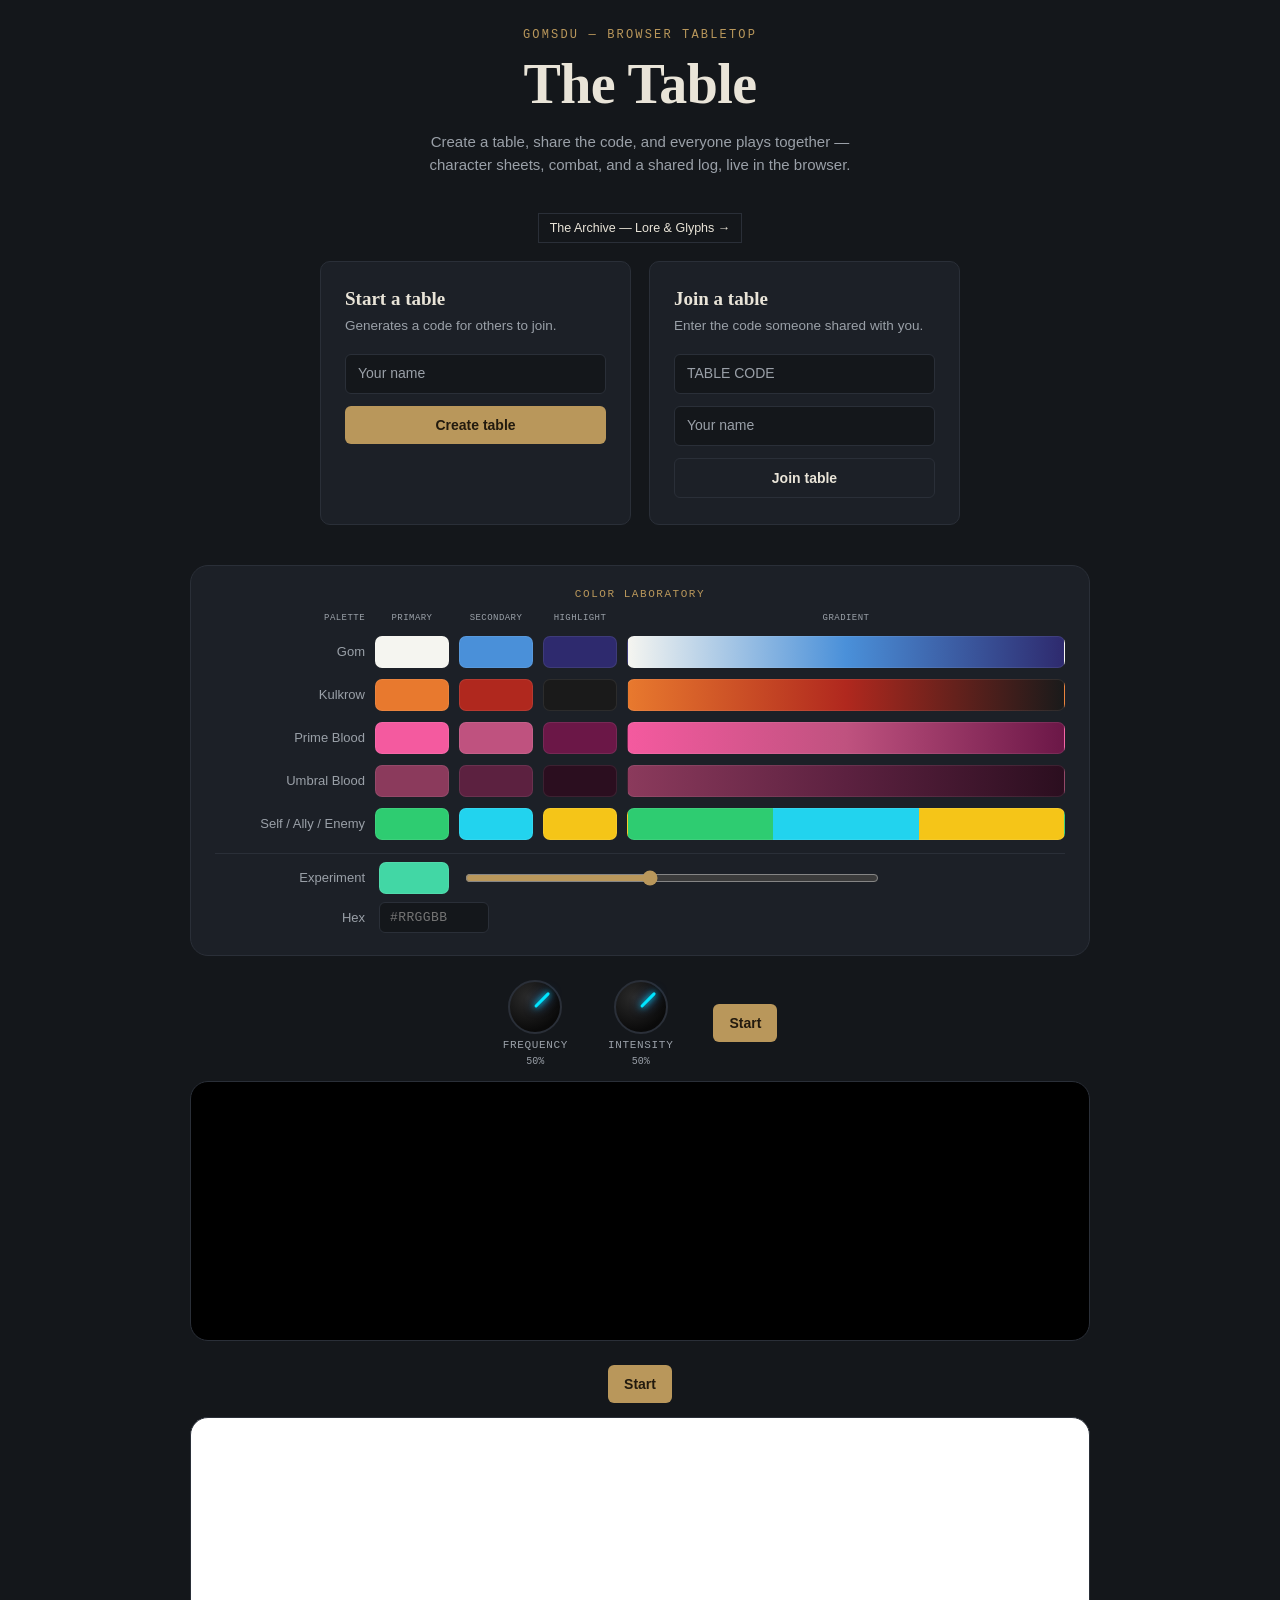
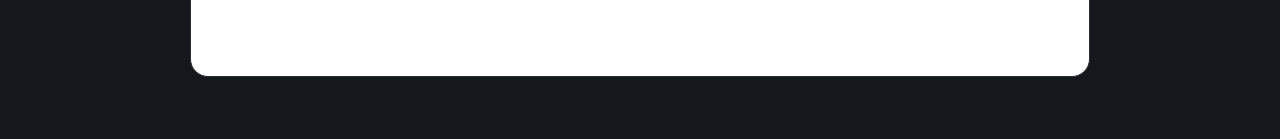
<file: index.html>
<!DOCTYPE html>
<html lang="en">
<head>
<meta charset="UTF-8" />
<meta name="viewport" content="width=device-width, initial-scale=1.0" />
<title>Gomsdu &mdash; The Table</title>
<!-- Remote Google Fonts removed 2026-08-23, per dDd — "super basic universal
     font, something really primitive." Originally suspected as the cause of
     a Map-width layout-shift bug (".map-panel" measured 338px at the very
     first render, 605px moments later) via these fonts' display=swap
     behavior — disproven the same day by direct measurement: removing all
     three fonts entirely did not fix the width reading. The real cause was
     the Map-load race documented in CHANGELOG.md's "Map-Load Race" entry
     (loadScene()'s own camera-centering race, plus a rejoin/hard-refresh
     never centering the camera at all) — nothing to do with fonts. This
     removal was kept anyway as a real, deliberate change in its own right:
     every font-family in css/*.css now just names a plain CSS generic
     (monospace/sans-serif/serif) instead of a branded Google Font — the OS's
     own built-in font for each category, present on every machine with zero
     network fetch. -->
<link rel="stylesheet" href="css/base.css">
<link rel="stylesheet" href="css/layout.css">
<link rel="stylesheet" href="css/panels.css">
</head>
<body>
<div id="app">

  <!-- LANDING -->
  <div id="screen-landing">
    <div class="brand-eyebrow">Gomsdu &mdash; Browser Tabletop</div>
    <h1>The Table</h1>
    <p class="sub">Create a table, share the code, and everyone plays together &mdash; character sheets, combat, and a shared log, live in the browser.</p>
    <a href="archive.html" class="btn-ghost btn-small" style="display:inline-block;margin-bottom:18px;text-decoration:none;">The Archive &mdash; Lore &amp; Glyphs &rarr;</a>

    <div class="landing-cards">
      <div class="landing-card">
        <h3>Start a table</h3>
        <p>Generates a code for others to join.</p>
        <input id="create-name" placeholder="Your name" maxlength="24" />
        <button id="btn-create" class="btn-brass btn-block">Create table</button>
      </div>
      <div class="landing-card">
        <h3>Join a table</h3>
        <p>Enter the code someone shared with you.</p>
        <input id="join-code" placeholder="Table code" maxlength="6" style="text-transform:uppercase;" />
        <input id="join-name" placeholder="Your name" maxlength="24" />
        <button id="btn-join" class="btn-ghost btn-block">Join table</button>
      </div>
    </div>
    <div id="landing-error" class="hidden"></div>

    <div class="color-lab">
      <div class="color-lab-title">Color Laboratory</div>

      <div class="color-lab-headers">
        <span>Palette</span><span>Primary</span><span>Secondary</span><span>Highlight</span><span>Gradient</span>
      </div>

      <div class="color-lab-row">
        <span class="color-lab-label">Gom</span>
        <div class="color-lab-patch-sm" style="background:#F5F5F0;"></div>
        <div class="color-lab-patch-sm" style="background:#4A90D9;"></div>
        <div class="color-lab-patch-sm" style="background:#2E2A6E;"></div>
        <div class="color-lab-band" data-mode="blend" style="background:linear-gradient(to right, #F5F5F0, #4A90D9, #2E2A6E);"></div>
      </div>
      <div class="color-lab-row">
        <span class="color-lab-label">Kulkrow</span>
        <div class="color-lab-patch-sm" style="background:#E8792E;"></div>
        <div class="color-lab-patch-sm" style="background:#B0281E;"></div>
        <div class="color-lab-patch-sm" style="background:#1A1A1A;"></div>
        <div class="color-lab-band" data-mode="blend" style="background:linear-gradient(to right, #E8792E, #B0281E, #1A1A1A);"></div>
      </div>
      <div class="color-lab-row">
        <span class="color-lab-label">Prime Blood</span>
        <div class="color-lab-patch-sm" style="background:#F45A9F;"></div>
        <div class="color-lab-patch-sm" style="background:#BF527F;"></div>
        <div class="color-lab-patch-sm" style="background:#6B1747;"></div>
        <div class="color-lab-band" data-mode="blend" style="background:linear-gradient(to right, #F45A9F, #BF527F, #6B1747);"></div>
      </div>
      <div class="color-lab-row">
        <span class="color-lab-label">Umbral Blood</span>
        <div class="color-lab-patch-sm" style="background:#8B3A5C;"></div>
        <div class="color-lab-patch-sm" style="background:#5C2140;"></div>
        <div class="color-lab-patch-sm" style="background:#2B0E1F;"></div>
        <div class="color-lab-band" data-mode="blend" style="background:linear-gradient(to right, #8B3A5C, #5C2140, #2B0E1F);"></div>
      </div>
      <div class="color-lab-row">
        <span class="color-lab-label">Self / Ally / Enemy</span>
        <div class="color-lab-patch-sm" style="background:#2ECC71;"></div>
        <div class="color-lab-patch-sm" style="background:#22D3EE;"></div>
        <div class="color-lab-patch-sm" style="background:#F5C518;"></div>
        <div class="color-lab-band" data-mode="blocks" style="background:linear-gradient(to right, #2ECC71 0% 33.33%, #22D3EE 33.33% 66.66%, #F5C518 66.66% 100%);"></div>
      </div>

      <div class="color-lab-experiment">
        <div class="color-lab-exp-row">
          <span class="color-lab-label">Experiment</span>
          <div class="color-lab-patch" id="color-lab-patch"></div>
          <input type="range" id="color-lab-slider" class="color-lab-slider" min="0" max="360" value="160" />
          <span class="color-lab-value" id="color-lab-value"></span>
        </div>
        <div class="color-lab-exp-row color-lab-hex-row">
          <span class="color-lab-label">Hex</span>
          <input type="text" id="color-lab-hex" class="color-lab-hex-input" placeholder="#RRGGBB" maxlength="7" />
        </div>
      </div>
    </div>

    <div class="lightning-controls">
      <div class="lightning-knob-wrap">
        <div class="lightning-knob" id="knob-frequency" tabindex="0"><div class="lightning-knob-indicator"></div></div>
        <span class="lightning-knob-label">Frequency</span>
        <span class="lightning-knob-value" id="knob-frequency-value">50%</span>
      </div>
      <div class="lightning-knob-wrap">
        <div class="lightning-knob" id="knob-intensity" tabindex="0"><div class="lightning-knob-indicator"></div></div>
        <span class="lightning-knob-label">Intensity</span>
        <span class="lightning-knob-value" id="knob-intensity-value">50%</span>
      </div>
      <button id="btn-lightning-toggle" class="btn-brass">Start</button>
    </div>
    <div class="lightning-box" id="lightning-box" aria-hidden="true"></div>

    <div class="lava-controls">
      <button id="btn-lava-toggle" class="btn-brass">Start</button>
    </div>
    <div class="lava-box" id="lava-box" aria-hidden="true">
      <canvas id="lava-canvas"></canvas>
    </div>
  </div>

  <!-- LEGENDS — the Home > Legends > Main Game halfway point (2026-08-23, per
       dDd: "we jump to Game Screen after making Table but it should be Home >
       Legends > Main Game... just go to a screen that only has the Scenes
       available, they'll launch the correct scene"). Shown to the Table's own
       creator only, in place of Main Game, whenever no Scene is loaded yet —
       js/main.js's enterTable() decides which screen to show; a joining
       Player (or a rejoin once a Scene already exists) skips straight to
       Main Game instead, since only the creator can Load a Scene at all (see
       t.createdBy, same gate the in-Table "Load a Scene" dropdown already
       uses). Reuses loadScene() (js/scenes.js) via the same data-scene
       attribute pattern as that dropdown — picking a Legend here is exactly
       the same action as picking one there, just the first-time entry point. -->
  <div id="screen-legends" class="hidden">
    <div class="brand-eyebrow">Gomsdu &mdash; Browser Tabletop</div>
    <h1>Choose a Legend</h1>
    <p class="sub">Pick which Era to Spawn the Table into &mdash; Yom Seeds the World accordingly. You can Load a different Scene later from the Table itself.</p>
    <div class="legends-list">
      <button class="legends-scene-btn btn-brass btn-block" data-scene="era1">Era 1: Tutorial</button>
      <button class="legends-scene-btn btn-ghost btn-block" data-scene="era1gom">Era 1: Gom</button>
      <button class="legends-scene-btn btn-ghost btn-block" data-scene="era1kulkrow">Era 1: Kulkrow</button>
      <button class="legends-scene-btn btn-ghost btn-block" data-scene="dev">Dev</button>
    </div>
  </div>

  <div id="loading" class="loading-row hidden">Loading&hellip;</div>

  <!-- TABLE -->
  <div id="screen-table" class="hidden">
    <div class="view1">
    <div class="table-header">
      <div class="seal">
        <span class="code" id="table-code-display">------</span>
        <button id="btn-copy-code" class="btn-ghost btn-small">Copy</button>
      </div>
      <div class="scene-menu-wrap">
        <button id="toolbar-load-scene" class="btn-ghost btn-small">Load a Scene</button>
        <div id="scene-menu" class="scene-menu hidden">
          <button class="scene-menu-item" data-scene="dev">Dev</button>
          <button class="scene-menu-item" data-scene="era1">Era 1: Tutorial</button>
          <button class="scene-menu-item" data-scene="era1gom">Era 1: Gom</button>
          <button class="scene-menu-item" data-scene="era1kulkrow">Era 1: Kulkrow</button>
        </div>
      </div>
      <button id="toolbar-character" class="btn-ghost btn-small">Create a Character</button>
      <div class="who">You are <b id="who-name">&mdash;</b></div>
      <div class="header-actions">
        <button id="toolbar-dmtest" class="btn-ghost btn-small">DM Test</button>
        <button id="btn-leave" class="btn-ember btn-small">Leave table</button>
      </div>
    </div>
    <div id="banner-error" class="hidden"></div>

    <div class="sequencer-divider" id="sequencer-divider">
      <div class="sequencer-divider-ticks" id="sequencer-divider-ticks"></div>
      <div class="sequencer-divider-slashes" id="sequencer-divider-slashes"></div>
      <div class="sequencer-divider-wing left"></div>
      <div class="sequencer-divider-circle" id="sequencer-ap-badge"></div>
      <div class="sequencer-divider-wing right"></div>
      <div class="sequencer-needle">
        <svg class="sequencer-needle-svg" viewBox="0 0 36 72">
          <path class="needle-shell" d="M18,2 Q32,36 18,70 Q4,36 18,2 Z" />
          <path class="needle-gap" d="M18,8 Q28,36 18,64 Q8,36 18,8 Z" />
          <path class="needle-core" d="M18,18 Q22,36 18,54 Q14,36 18,18 Z" />
        </svg>
      </div>
      <div class="sequencer-bolts" id="sequencer-bolts"></div>
    </div>
    <div class="sequencer-marks" id="sequencer-marks"></div>
    <div class="sequencer-blood-drops" id="sequencer-blood-drops"></div>
    <div class="sequencer-hover-popover hidden" id="sequencer-hover-popover"></div>

    <div class="battle-report-line">BATTLE REPORT: xxx xxx xxx xxx</div>

    <div class="map-row">
      <div class="side-toolbar">
        <button id="toolbar-stats">Stats</button>
        <button id="toolbar-techniques">Techniques</button>
        <button id="toolbar-party">Party</button>
        <button id="toolbar-npcs">NPCs</button>
        <!-- Information/Relationships toolbar buttons retired 2026-08-24, per
             dDd — "The buttons for Information and Relationships can leave
             the Game Screen now" — redundant once all 3 Pillars merged into
             one Panel (see panel-information below); Personality alone still
             opens it. js/panels.js's PANEL_IDS/realPanelId() aliasing is
             untouched, so js/dm.js's NPC-row inspect buttons (which pass
             'information'/'relationships' directly, not through a toolbar
             button) still work exactly as before. -->
        <button id="toolbar-personality">Personality</button>
        <button id="toolbar-help">Help</button>
      </div>

      <div class="panel-static map-panel">
        <div id="map-grid"></div>
        <div id="map-select-hint" class="map-select-hint hidden">
          <span id="map-select-hint-text"></span>
          <button id="map-select-cancel" class="btn-ghost btn-small">Cancel</button>
        </div>
        <div class="map-toolbar">
          <!-- Labels only, 2026-08-23, per dDd ("TATA is kind of wack") — ids/
               classes/AppState.tataActive left as-is on purpose, contained
               cosmetic rename. See js/activeCharacter.js for the matching
               placeholder-to-real-Yom swap this pairs with. -->
          <button id="tata-toggle" class="btn-ghost btn-small">Yom</button>
          <button id="veil-vision-toggle" class="btn-ghost btn-small">Yom Veil Vision</button>
          <button id="map-edit-toggle" class="btn-ghost btn-small">DM: edit tiles</button>
        </div>
        <div id="active-character-display" class="active-character-display"></div>
      </div>

      <div class="side-toolbar">
        <button id="btn-start-encounter" class="btn-brass" disabled>Start encounter</button>
        <button id="btn-end-encounter" class="btn-ghost" disabled>End encounter</button>
        <button id="btn-resolve" class="btn-brass">Resolve</button>
        <button id="toolbar-combat">Combat</button>
        <button id="toolbar-dm">Dungeon Master</button>
        <button id="toolbar-scripts">Scripts</button>
      </div>
    </div>

    <div class="view1-spacer" aria-hidden="true"></div>
    </div>

    <div class="persistent-grid" id="persistent-grid">
      <div class="panel-static" id="party-panel-static">
        <h2>Party</h2>
        <div id="roster"></div>
      </div>

      <div class="panel-static" id="characters-panel-static">
        <h2>Characters</h2>
        <div id="characters-list"></div>
      </div>

      <div class="panel-static" id="ledger-panel-static">
        <h2 id="ledger-header">Party Ledger</h2>
        <div id="ledger"><div class="log-empty">Nothing recorded yet.</div></div>
        <div class="chat-row">
          <input id="chat-input" placeholder="Say something to the table&hellip;" maxlength="240" />
          <button id="btn-send-chat" class="btn-brass btn-small">Send</button>
        </div>
      </div>
    </div>

    <!-- Party's Add Possessor/Mini-Party popup (2026-08-17 redesign) — a
         small popup positioned over the specific Player's Group (their
         roster-stack: possessors + the Player row + mini-party), triggered
         by clicking an empty grid slot's "+" button, NOT a full-screen
         modal. Position/size set via JS in ledger.js's openAddPartyPopup(). -->
    <div id="party-add-popup" class="party-add-popup hidden">
      <div class="party-add-popup-header">
        <span id="party-add-popup-title">Add</span>
        <button id="party-add-popup-close" class="btn-ghost btn-small">Close</button>
      </div>
      <div class="field"><label>Name</label><input id="add-party-name" /></div>
      <div class="field" id="add-party-tier-field">
        <label>Tier</label>
        <select id="add-party-tier">
          <option value="2">Possessor</option>
          <option value="3">Possessor</option>
          <option value="4">Higher Power</option>
          <option value="5">Supreme Force</option>
        </select>
      </div>
      <div class="field" id="add-party-type-field">
        <label>Possession Type</label>
        <select id="add-party-type">
          <option value="shadow">Shadow Possession</option>
          <option value="active">Active Possession</option>
        </select>
      </div>
      <div class="field">
        <label>Base build (optional)</label>
        <select id="add-party-build">
          <option value="">&mdash; blank &mdash;</option>
        </select>
      </div>
      <button id="btn-confirm-add-party-member" class="btn-brass btn-small btn-block">Add</button>
    </div>

    <!-- Craft list popup (2026-08-21) — same small-contextual-popup pattern
         as #party-add-popup above, triggered by a Tile's "Craft" button
         (js/craftPopup.js). Positioned via JS, not a full-screen modal. -->
    <div id="craft-list-popup" class="craft-list-popup hidden"></div>

    <!-- Occupant list popup (2026-08-22) — "should always exist" separate
         from Move/Suggest/Craft above, per dDd. Same position:fixed pattern,
         positioned beside (not on top of) the clicked Tile by js/map.js. -->
    <div id="occupant-list-popup" class="occupant-list-popup hidden"></div>
    <!-- Essence's Craft picker (js/dm.js's dmToggleEssenceMode/openEssencePopover)
         — the bar-button door onto Craft/Power casting, anchored above the
         Active Character Display's own E button. Same position:fixed pattern
         as the occupant popup above; the Map's own Tile-click Craft popup
         (craftPopup.js) is the other door onto the exact same techniques.js
         mechanism, per dDd — "two doors," not two implementations. -->
    <div id="essence-craft-popup" class="essence-craft-popup hidden"></div>

    <!-- PANELS -->
    <div id="panel-backdrop" class="hidden"></div>

    <div id="panel-character" class="panel-overlay wide hidden">
      <div class="panel-overlay-header">
        <h2>Create a Character</h2>
        <div class="save-hint" id="save-hint"></div>
        <button id="panel-close-character" class="btn-ghost btn-small">Close</button>
      </div>
      <div class="sheet">
        <div class="sheet-columns">
          <div class="sheet-col-left">
            <button id="btn-make-active" class="btn-ghost btn-small btn-block" style="margin-bottom:14px;">Make Active Character</button>
            <div class="field">
              <label>Load a Build | Save as Template</label>
              <div class="chat-row">
                <select id="ch-build-loader" style="flex:2;">
                  <option value="">&mdash; pick a template &mdash;</option>
                  <optgroup label="Player" id="ch-build-player-group"></optgroup>
                  <optgroup label="Custom" id="ch-build-saved-group"></optgroup>
                </select>
                <button id="btn-save-template" class="btn-ghost btn-small">Save as Template</button>
              </div>
            </div>
            <div class="field">
              <label>Species</label>
              <span id="ch-species-display" class="species-flavor">Humanoid</span>
              <input type="hidden" id="ch-species" value="humanoid">
            </div>
            <div class="stat-header">Possessors</div>
            <div id="ch-possessor-grid"></div>
            <div class="stat-header">Mini Party</div>
            <div id="ch-miniparty-grid"></div>
            <div class="action-row" style="margin-top:10px;">
              <button id="ch-add-party-kind-possessor" class="btn-action">Possessor</button>
              <button id="ch-add-party-kind-miniparty" class="btn-action">Mini-Party Character</button>
            </div>
            <div id="ch-add-party-fields" class="hidden" style="margin-top:10px;">
              <div class="field"><label>Name</label><input id="ch-add-party-name" /></div>
              <div class="field" id="ch-add-party-tier-field">
                <label>Tier</label>
                <select id="ch-add-party-tier">
                  <option value="2">Possessor</option>
                  <option value="3">Possessor</option>
                  <option value="4">Higher Power</option>
                  <option value="5">Supreme Force</option>
                </select>
              </div>
              <div class="field" id="ch-add-party-type-field">
                <label>Possession Type</label>
                <select id="ch-add-party-type">
                  <option value="shadow">Shadow Possession</option>
                  <option value="active">Active Possession</option>
                </select>
              </div>
              <div class="field">
                <label>Base build (optional)</label>
                <select id="ch-add-party-build">
                  <option value="">&mdash; blank &mdash;</option>
                </select>
              </div>
              <button id="btn-ch-confirm-add-party-member" class="btn-brass btn-small btn-block">Add</button>
            </div>
          </div>

          <div class="sheet-col-right">
            <div class="stat-grid-2">
              <div class="field"><label>Name</label><input id="ch-name" /></div>
              <div class="field"><label>Role</label><input id="ch-archetype" placeholder="e.g. Wandering blade-for-hire" /></div>
            </div>
            <div class="field">
              <label>Wounds | Down | Body</label>
              <div class="hp-fields">
                <input id="ch-wounds" type="number" /> <span>/</span>
                <input id="ch-woundsmax" type="number" />
                <span class="sheet-inline-stat">Down: <b id="ch-down-display">&mdash;</b></span>
                <span class="sheet-inline-stat">Body: <b id="ch-body-display">&mdash;</b></span>
              </div>
            </div>
            <div class="stat-header">Technique Tree</div>
            <div class="tech-access-grid">
              <label class="tech-access-toggle"><input type="checkbox" id="ch-tech-flowPowers" /> Flow Powers</label>
              <label class="tech-access-toggle"><input type="checkbox" id="ch-tech-focusPowers" /> Focus Powers</label>
              <label class="tech-access-toggle"><input type="checkbox" id="ch-tech-lightningCrafts" /> Lightning Crafts</label>
              <label class="tech-access-toggle"><input type="checkbox" id="ch-tech-lavaCrafts" /> Lava Crafts</label>
            </div>
            <div class="stat-header">Form</div>
            <div class="stat-grid">
              <div class="field"><label>Flow</label><input id="ch-flow" type="number" min="0" max="50" /></div>
              <div class="field"><label>AP</label><input id="ch-ap" type="number" min="0" max="100" /></div>
              <div class="field"><label>Recovery</label><input id="ch-recovery" type="number" min="0" max="50" /></div>
            </div>
            <div class="stat-grid">
              <div class="field"><label>Power</label><input id="ch-power" type="number" min="0" max="50" /></div>
              <div class="field"><label>Quickness</label><input id="ch-quickness" type="number" min="0" max="50" /></div>
              <div class="field"><label>Resilience</label><input id="ch-resilience" type="number" min="0" max="50" /></div>
            </div>
            <div class="stat-header">Essence</div>
            <div class="stat-grid">
              <div class="field"><label>Lightning</label><input id="ch-lightning" type="number" min="0" max="10" /></div>
              <div class="field"><label>Lava</label><input id="ch-lava" type="number" min="0" max="10" /></div>
              <div class="field"><label>Focus</label><input id="ch-focus" type="number" min="0" max="10" /></div>
            </div>
            <div class="stat-grid">
              <div class="field"><label>Control</label><input id="ch-control" type="number" min="0" max="10" /></div>
              <div class="field"><label>Attunement</label><input id="ch-attunement" type="number" min="0" max="100" /></div>
              <div class="field"><label>Life</label><input id="ch-life" type="number" min="0" max="1" /></div>
            </div>
          </div>
        </div>
      </div>
    </div>

    <div id="panel-combat" class="panel-overlay hidden">
      <div class="panel-overlay-header">
        <h2>Combat</h2>
        <button id="panel-close-combat" class="btn-ghost btn-small">Close</button>
      </div>
      <div class="counter-row">
        <div class="counter"><span class="counter-label">Wounds</span><span id="cb-wounds-display" class="counter-value">&mdash;</span></div>
        <div class="counter"><span class="counter-label">AP (committed / total)</span><span id="cb-ap-display" class="counter-value">&mdash;</span></div>
      </div>
      <div class="counter-row" style="margin-top:10px;">
        <div class="counter"><span class="counter-label">Flow (shield)</span><span id="cb-flow-display" class="counter-value">&mdash;</span></div>
        <div class="counter"><span class="counter-label">Focus (remaining)</span><span id="cb-focus-display" class="counter-value">&mdash;</span></div>
      </div>
      <div class="counter-row" style="margin-top:10px;">
        <div class="counter"><span class="counter-label">Control (live)</span><span id="cb-control-display" class="counter-value">&mdash;</span></div>
        <div class="counter"><span class="counter-label">Hit% (exposure)</span><span id="cb-hitpercent-display" class="counter-value">&mdash;</span></div>
      </div>
      <div class="field" style="margin-top:14px;">
        <label>Target range</label>
        <div id="target-range"><div class="log-empty">No enemies in the encounter.</div></div>
      </div>
      <div class="field" style="margin-top:14px;">
        <label>Ally range</label>
        <div id="ally-range"><div class="log-empty">No Allies to target.</div></div>
      </div>
      <div class="action-row">
        <button id="btn-attack-menu" class="btn-action">Attack</button>
        <button id="btn-block-menu" class="btn-action">Block</button>
        <button id="essence-btn" class="btn-action hidden">Essence</button>
      </div>
      <div class="action-menu hidden" id="menu-attack">
        <button class="btn-ghost btn-small" id="attack-fast-btn">Fast &mdash; 5 AP</button>
        <button class="btn-ghost btn-small" id="attack-strong-btn">Strong &mdash; 10 AP</button>
        <button class="btn-ghost btn-small hidden" id="attack-focus-btn">Focus Attack &mdash; 10 AP + 1 Focus</button>
      </div>
      <div class="action-menu hidden" id="menu-block">
        <button class="btn-ghost btn-small" id="block-general-btn">General Block</button>
        <button class="btn-ghost btn-small" id="block-target-btn">Target Block</button>
        <button class="btn-ghost btn-small" id="block-counter-btn">Counter</button>
      </div>
      <div class="action-menu hidden" id="menu-essence">
        <button class="btn-ghost btn-small hidden" id="cast-lightning">Lightning &mdash; 8 AP</button>
        <button class="btn-ghost btn-small hidden" id="cast-lava">Lava &mdash; 8 AP</button>
      </div>
      <div class="commit-row">
        <button id="btn-commit" class="btn-brass btn-small">Commit</button>
        <button id="btn-undo" class="btn-ghost btn-small">Undo</button>
      </div>
      <div id="cb-staged-list"></div>
      <div class="field" style="margin-top:14px;">
        <label>Rest (spend AP to recover Flow or shed Hit% instead of acting)</label>
        <div class="action-row">
          <input type="number" id="rest-ap-input" min="0" step="1" placeholder="AP to commit" style="width:150px;">
          <button id="btn-rest" class="btn-ghost btn-small">Rest</button>
        </div>
      </div>
    </div>

    <div id="panel-dm" class="panel-overlay hidden">
      <div class="panel-overlay-header">
        <h2>Dungeon Master</h2>
        <button id="panel-close-dm" class="btn-ghost btn-small">Close</button>
      </div>
      <div class="field">
        <label>Cast Seed — spawn a saved roster</label>
        <select id="dm-encounter-loader">
          <option value="">&mdash; pick a saved encounter &mdash;</option>
          <optgroup label="Custom" id="dm-encounter-saved-group"></optgroup>
        </select>
      </div>
      <div class="field">
        <label>Save current field as an encounter</label>
        <div class="chat-row">
          <input id="dm-encounter-name" placeholder="Encounter name" />
          <button id="btn-save-encounter" class="btn-ghost btn-small">Save Encounter</button>
        </div>
        <div class="save-hint" id="dm-encounter-hint"></div>
      </div>
      <div class="field">
        <label>Cast Seed — spawn one</label>
        <div class="chat-row">
          <select id="dm-enemy-build-picker">
            <optgroup label="Custom" id="dm-build-saved-group"></optgroup>
          </select>
          <button id="btn-add-enemy" class="btn-ghost btn-small">Cast Seed</button>
        </div>
      </div>
      <div class="counter-row">
        <div class="counter"><span class="counter-label">Wounds</span><span id="dm-wounds-display" class="counter-value">&mdash;</span></div>
        <div class="counter"><span class="counter-label">AP (committed / total)</span><span id="dm-ap-display" class="counter-value">&mdash;</span></div>
      </div>
      <div class="counter-row" style="margin-top:10px;">
        <div class="counter"><span class="counter-label">Flow (shield)</span><span id="dm-flow-display" class="counter-value">&mdash;</span></div>
        <div class="counter"><span class="counter-label">Focus (remaining)</span><span id="dm-focus-display" class="counter-value">&mdash;</span></div>
      </div>
      <div class="counter-row" style="margin-top:10px;">
        <div class="counter"><span class="counter-label">Control (live)</span><span id="dm-control-display" class="counter-value">&mdash;</span></div>
        <div class="counter"><span class="counter-label">Hit% (exposure)</span><span id="dm-hitpercent-display" class="counter-value">&mdash;</span></div>
      </div>
      <div class="field" style="margin-top:14px;">
        <label>Acting as whoever's currently Active <span class="footnote" style="display:inline;">(Map's "Yom" toggle + NPC List's Make Active)</span></label>
      </div>
      <div class="field" style="margin-top:14px;">
        <label>Target</label>
        <div id="dm-target-range"><div class="log-empty">No Characters to target.</div></div>
      </div>
      <div class="action-row">
        <button id="dm-btn-attack-menu" class="btn-action">Attack</button>
        <button id="dm-btn-block-menu" class="btn-action">Block</button>
      </div>
      <div class="action-menu hidden" id="dm-menu-block">
        <button class="btn-ghost btn-small" id="dm-block-general-btn">General Block</button>
        <button class="btn-ghost btn-small" id="dm-block-target-btn">Target Block</button>
        <button class="btn-ghost btn-small" id="dm-block-counter-btn">Counter</button>
      </div>
      <div class="commit-row">
        <button id="dm-btn-commit" class="btn-brass btn-small">Commit</button>
        <button id="dm-btn-undo" class="btn-ghost btn-small">Undo</button>
      </div>
      <div id="dm-staged-list"></div>
      <button id="btn-clear-dead" class="btn-ghost btn-small" style="margin-top:14px;">Clear the dead</button>
    </div>

    <div id="panel-dmtest" class="panel-overlay hidden">
      <div class="panel-overlay-header">
        <h2>DM Test Panel</h2>
        <button id="panel-close-dmtest" class="btn-ghost btn-small">Close</button>
      </div>
      <p class="footnote" style="margin-bottom:14px;">Auto-stages a full AP&rsquo;s worth of attacks per side and resolves the round &mdash; for repeated combat testing without the manual click-through.</p>
      <div id="dmtest-actors"></div>
      <div class="commit-row" style="margin-top:16px;">
        <button id="btn-dmtest-round" class="btn-ghost btn-small dmtest-run-btn">Run 1 Round</button>
        <div class="dmtest-run-n">
          <input id="dmtest-n-rounds" type="number" min="1" max="100" value="5" title="Rounds to run" />
          <button id="btn-dmtest-n-rounds" class="btn-ghost btn-small dmtest-run-btn">Run Rounds</button>
        </div>
        <button id="btn-dmtest-until-defeat" class="btn-brass btn-small dmtest-run-btn">Run Until Defeat</button>
      </div>
      <div id="dmtest-result" class="dmtest-result"></div>
    </div>

    <div id="panel-character-view" class="panel-overlay wide hidden">
      <div class="panel-overlay-header">
        <h2 id="cv-name">Character Sheet</h2>
        <button id="panel-close-character-view" class="btn-ghost btn-small">Close</button>
      </div>
      <div class="sheet">
        <p class="footnote" id="cv-archetype" style="color:#7A6A47; margin-bottom:10px;"></p>
        <div class="sheet-columns">
          <div class="sheet-col-left">
            <div class="field"><label>Species</label><input id="cv-species" readonly /></div>
            <div class="stat-header">Possessors</div>
            <div id="cv-possessor-grid"></div>
            <div class="stat-header">Mini Party</div>
            <div id="cv-miniparty-grid"></div>
          </div>

          <div class="sheet-col-right">
            <div class="field">
              <label>Wounds | Down | Body</label>
              <div class="hp-fields">
                <input id="cv-wounds" readonly /> <span>/</span>
                <input id="cv-woundsmax" readonly />
                <span class="sheet-inline-stat">Down: <b id="cv-down-display">&mdash;</b></span>
                <span class="sheet-inline-stat">Body: <b id="cv-body-display">&mdash;</b></span>
              </div>
            </div>
            <div class="stat-header">Technique Tree</div>
            <div id="cv-tech-access" class="tech-access-grid"></div>
            <div class="stat-header">Form</div>
            <div class="stat-grid">
              <div class="field"><label>Flow</label><input id="cv-flow" readonly /></div>
              <div class="field"><label>AP</label><input id="cv-ap" readonly /></div>
              <div class="field"><label>Recovery</label><input id="cv-recovery" readonly /></div>
            </div>
            <div class="stat-grid">
              <div class="field"><label>Power</label><input id="cv-power" readonly /></div>
              <div class="field"><label>Quickness</label><input id="cv-quickness" readonly /></div>
              <div class="field"><label>Resilience</label><input id="cv-resilience" readonly /></div>
            </div>
            <div class="stat-header">Essence</div>
            <div class="stat-grid">
              <div class="field"><label>Lightning</label><input id="cv-lightning" readonly /></div>
              <div class="field"><label>Lava</label><input id="cv-lava" readonly /></div>
              <div class="field"><label>Focus</label><input id="cv-focus" readonly /></div>
            </div>
            <div class="stat-grid">
              <div class="field"><label>Control</label><input id="cv-control" readonly /></div>
              <div class="field"><label>Attunement</label><input id="cv-attunement" readonly /></div>
              <div class="field"><label>Life</label><input id="cv-life" readonly /></div>
            </div>
          </div>
        </div>
        <div class="stat-header">Equipment</div>
        <div id="cv-equipment" class="log-empty">No equipment system yet &mdash; placeholder.</div>
        <div class="stat-header">Buffs</div>
        <div id="cv-buffs" class="log-empty">No active buffs.</div>
      </div>
    </div>

    <div id="panel-stats" class="panel-overlay hidden">
      <div class="panel-overlay-header">
        <h2>Stats</h2>
        <button id="panel-close-stats" class="btn-ghost btn-small">Close</button>
      </div>
    </div>

    <div id="panel-techniques" class="panel-overlay hidden">
      <div class="panel-overlay-header">
        <h2>Techniques</h2>
        <button id="panel-close-techniques" class="btn-ghost btn-small">Close</button>
      </div>
      <div class="sheet">
        <div class="tech-main-header">Powers</div>
        <div class="tech-columns">
          <div class="tech-column">
            <div class="tech-column-label">Flow</div>
            <button class="tech-item" data-technique="wound">Wound</button>
          </div>
          <div class="tech-column">
            <div class="tech-column-label">Focus</div>
            <button class="tech-item" data-technique="possess">Possess</button>
            <button class="tech-item" data-technique="empower">Empower</button>
            <button class="tech-item" data-technique="resonance">Resonance</button>
            <button class="tech-item" data-technique="influence">Influence</button>
            <button class="tech-item" data-technique="current">Current</button>
          </div>
        </div>
        <div class="tech-main-header">Craft</div>
        <div class="tech-columns">
          <div class="tech-column">
            <div class="tech-column-label">Lightning</div>
            <button class="tech-item" data-technique="heartAttack">Heart Attack</button>
            <button class="tech-item" data-technique="skullExplosion">Skull Explosion</button>
            <button class="tech-item" data-technique="message">Message</button>
            <button class="tech-item" data-technique="channel">Channel</button>
          </div>
          <div class="tech-column">
            <div class="tech-column-label">Lava</div>
            <button class="tech-item" data-technique="separation">Separation</button>
            <button class="tech-item" data-technique="bloodkindle">Bloodkindle</button>
          </div>
        </div>
      </div>
    </div>

    <div id="panel-party" class="panel-overlay hidden">
      <div class="panel-overlay-header">
        <h2>Party</h2>
        <button id="panel-close-party" class="btn-ghost btn-small">Close</button>
      </div>
      <div id="party-facing-list"></div>
    </div>

    <div id="panel-npcs" class="panel-overlay hidden">
      <div class="panel-overlay-header">
        <h2>NPCs</h2>
        <button id="panel-close-npcs" class="btn-ghost btn-small">Close</button>
      </div>
      <div id="npc-list" class="npc-list"></div>
    </div>

    <!-- The Personality Panel — rethought as one Glyph-list-driven layout
         2026-08-24, per dDd ("Information, Personality, and Relationships
         don't really need to be so intensely separated"), replacing the
         earlier same-day 3-equal-columns merge. js/panels.js's
         realPanelId() still aliases 'information'/'relationships' onto this
         one panel id, so every existing opener (toolbar button, NPC Panel
         inspect buttons) keeps working unchanged. -->
    <div id="panel-information" class="panel-overlay personality-panel hidden">
      <div class="panel-overlay-header">
        <h2>Personality</h2>
        <button id="panel-close-information" class="btn-ghost btn-small">Close</button>
      </div>
      <div class="personality-panel-body">
        <div class="personality-glyph-col">
          <div id="personality-glyph-filters"></div>
          <div id="personality-glyph-list"></div>
        </div>
        <div class="personality-info-col">
          <div id="personality-behavior-section" class="sheet"></div>
          <div id="personality-stats-section" class="sheet"></div>
          <div id="personality-relationship-section" class="sheet"></div>
        </div>
      </div>
      <div id="personality-glyph-detail" class="sheet personality-glyph-detail"></div>
    </div>

    <div id="panel-scripts" class="panel-overlay hidden">
      <div class="panel-overlay-header">
        <h2>Scripts</h2>
        <button id="panel-close-scripts" class="btn-ghost btn-small">Close</button>
      </div>
      <div id="scripts-content"></div>
    </div>

    <div id="panel-help" class="panel-overlay hidden">
      <div class="panel-overlay-header">
        <h2>Help</h2>
        <button id="panel-close-help" class="btn-ghost btn-small">Close</button>
      </div>
      <div class="sheet">
        <div class="tech-main-header">Wounds &amp; Death</div>
        <ul class="help-list">
          <li>Wounds count <b>up</b>, not down. <code>x</code> is how many you've taken; <code>y</code> is your own personal Down threshold &mdash; different per Character.</li>
          <li><b>Down</b> &ne; out. A Down Character can still be targeted, and can't act unaided, but isn't removed from play.</li>
          <li><b>Death Wounds</b> is a separate, species-fixed ceiling (Humanoid: 10) &mdash; crossing it is what actually kills you, not reaching your own <code>y</code>.</li>
          <li><b>Execution</b>: attacking an already-Down target skips Block and Flow entirely &mdash; guaranteed +1 Wound, -1 Life.</li>
          <li><b>Obliteration</b> is different again &mdash; every Body Part gone. Rare, not the same as Death Wounds.</li>
          <li><b>Life</b> reaching 0 doesn't erase you &mdash; it means "no longer self-sustaining," not "no body."</li>
        </ul>
        <div class="tech-main-header">Core Resources</div>
        <ul class="help-list">
          <li><b>Flow</b> is your personal shield &mdash; Recovery refills it each round.</li>
          <li><b>Focus / Lightning / Lava</b> are Technique fuel &mdash; Attunement refills all three, each round, in full (not split between them).</li>
          <li><b>Resilience</b> shrinks every incoming hit and is what lets you take damage past your own <code>y</code>, toward the universal ceiling.</li>
          <li><b>Control</b> sets your AP cost per action &mdash; higher Control, cheaper actions. Control 0 means you can't act without help.</li>
        </ul>
        <div class="tech-main-header">Techniques</div>
        <ul class="help-list">
          <li>Four categories: <b>Flow Powers, Focus Powers, Lightning Crafts, Lava Crafts.</b></li>
          <li>A Character needs a category switched on to use anything in it &mdash; checked on the Character Sheet.</li>
          <li>Techniques used on an Ally that <i>help</i> (Empower) are never treated as an attack.</li>
        </ul>
        <div class="tech-main-header">Party &amp; Possession</div>
        <ul class="help-list">
          <li>Your <b>Mini-Party</b> rides on your own Tile &mdash; up to 4 members.</li>
          <li>A <b>Mob</b> is any group of Characters sharing one Tile &mdash; get crowded enough (3+) and it starts affecting movement and line of sight.</li>
          <li>Gom and Kulkrow ambiently possess <i>everyone</i> by default (Shadow Possession) &mdash; that's not a special event, it's the baseline every Character already has in their Blood.</li>
          <li><b>Veil Vision</b> toggles between "what your Character would actually know" and the full picture &mdash; Enemy intent stays hidden until it resolves unless it's on.</li>
        </ul>
      </div>
    </div>

    <div id="panel-technique-use" class="panel-overlay hidden">
      <div class="panel-overlay-header">
        <h2 id="tu-name">Technique</h2>
        <button id="panel-close-technique-use" class="btn-ghost btn-small">Close</button>
      </div>
      <p class="footnote" id="tu-type" style="margin-bottom:12px;"></p>
      <div class="counter-row">
        <div class="counter"><span class="counter-label">Cost</span><span id="tu-cost" class="counter-value">&mdash;</span></div>
        <div class="counter"><span class="counter-label">Range</span><span id="tu-range" class="counter-value">&mdash;</span></div>
      </div>
      <p class="footnote" id="tu-effect" style="margin:14px 0;"></p>
      <div class="field">
        <label>Target</label>
        <select id="tu-target"></select>
      </div>
      <div class="field hidden" id="tu-glyph-field">
        <label>Glyphs (up to 3, sent together)</label>
        <select id="tu-glyph-1"></select>
        <select id="tu-glyph-2"></select>
        <select id="tu-glyph-3"></select>
      </div>
      <div class="field hidden" id="tu-influence-field">
        <label>Information</label>
        <select id="tu-influence-glyph"></select>
        <label>Axis</label>
        <select id="tu-influence-axis">
          <option value="desire">Desire</option>
          <option value="attachment">Attachment</option>
        </select>
        <label>Direction</label>
        <select id="tu-influence-direction">
          <option value="+1">More Favorable (+1)</option>
          <option value="-1">More Disliked (-1)</option>
        </select>
      </div>
      <button id="btn-tu-stage" class="btn-brass btn-block" style="margin-top:10px;">Stage</button>
    </div>
  </div>
</div>

<script type="module" src="js/main.js"></script>
</body>
</html>
</file>
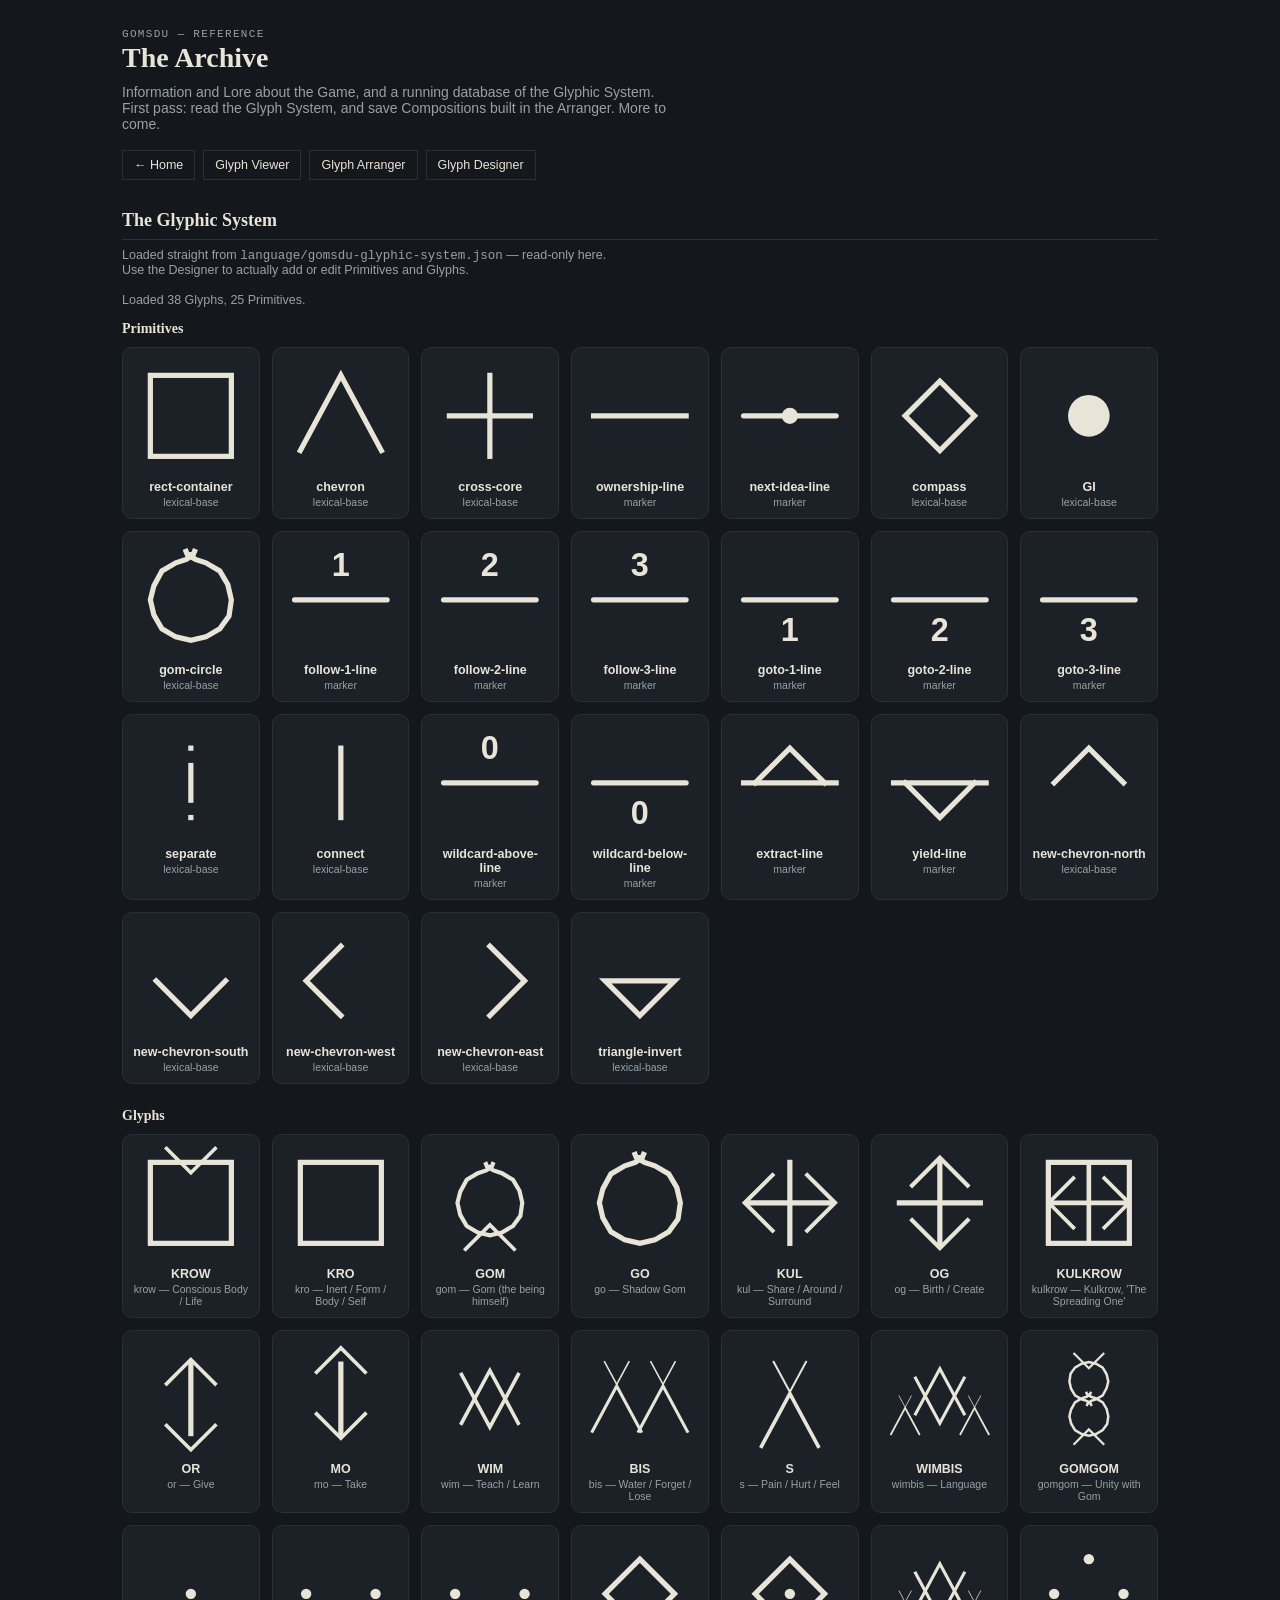
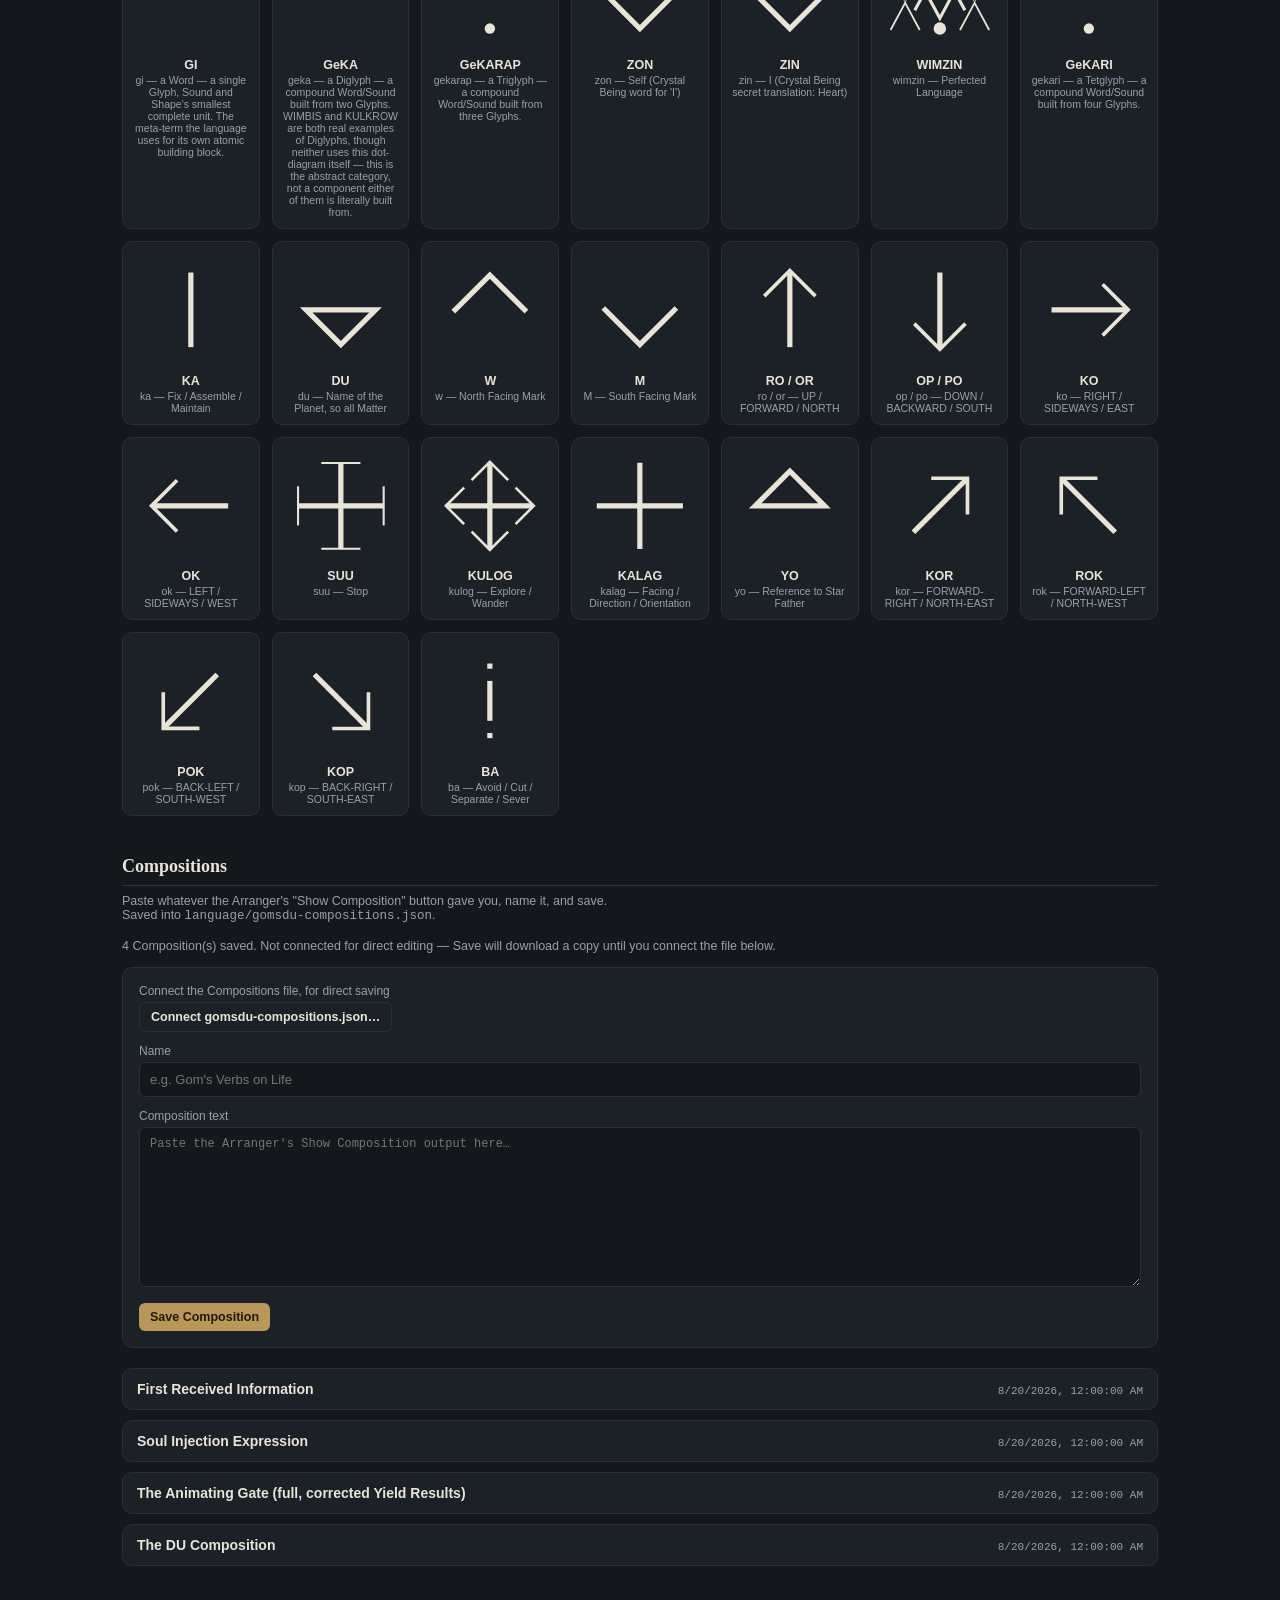
<file: archive.html>
<!DOCTYPE html>
<html lang="en">
<head>
<meta charset="UTF-8" />
<meta name="viewport" content="width=device-width, initial-scale=1.0" />
<title>Gomsdu &mdash; The Archive</title>
<link rel="stylesheet" href="css/base.css">
<style>
  /* html's scroll-snap-type (from base.css, built for the Table's two-view
     model) has nothing to snap to here — harmless, but overridden to plain
     scroll so this page doesn't inherit table-specific scroll behavior. */
  html { scroll-snap-type: none; }
  body { padding: 28px 32px 60px; max-width: 1100px; margin: 0 auto; }

  .archive-header { display: flex; align-items: baseline; justify-content: space-between; flex-wrap: wrap; gap: 10px; margin-bottom: 6px; }
  .archive-eyebrow { font-family: monospace; font-size: 11px; letter-spacing: .12em; text-transform: uppercase; color: var(--text-dim); }
  h1 { font-size: 28px; margin: 2px 0 4px; }
  .archive-sub { color: var(--text-dim); font-size: 14px; margin: 0 0 18px; max-width: 70ch; }
  .archive-nav { display: flex; gap: 8px; flex-wrap: wrap; margin-bottom: 30px; }
  .archive-nav a.btn-ghost { text-decoration: none; display: inline-block; }

  section.archive-section { margin-bottom: 40px; }
  section.archive-section h2 { font-size: 18px; border-bottom: 1px solid var(--ink-line); padding-bottom: 8px; margin-bottom: 14px; }
  .section-note { color: var(--text-dim); font-size: 12.5px; margin: -6px 0 16px; max-width: 70ch; }
  .status-line { font-size: 12.5px; color: var(--text-dim); margin-bottom: 14px; }

  .glyph-grid { display: grid; grid-template-columns: repeat(auto-fill, minmax(130px, 1fr)); gap: 12px; }
  .glyph-card { background: var(--ink-soft); border: 1px solid var(--ink-line); border-radius: 10px; padding: 10px; text-align: center; }
  .glyph-card svg { width: 100%; height: auto; aspect-ratio: 1; display: block; color: var(--text-light); }
  .glyph-card .label { font-size: 12.5px; font-weight: 600; margin-top: 6px; color: var(--text-light); }
  .glyph-card .sub { font-size: 10.5px; color: var(--text-dim); margin-top: 2px; word-break: break-word; }
  .placeholder-text { font-size: 11px; fill: var(--text-dim); }
  .missing-text { font-size: 9px; fill: var(--ember-bright); }

  .comp-form { background: var(--ink-soft); border: 1px solid var(--ink-line); border-radius: 10px; padding: 16px; margin-bottom: 20px; }
  .comp-form .field { margin-bottom: 12px; }
  .comp-form label { display: block; font-size: 12px; color: var(--text-dim); margin-bottom: 4px; }
  .comp-form input[type="text"], .comp-form textarea {
    width: 100%; background: var(--ink); color: var(--text-light); border: 1px solid var(--ink-line);
    border-radius: 6px; padding: 9px 10px; font-family: sans-serif; font-size: 13px;
  }
  .comp-form textarea { min-height: 160px; font-family: monospace; font-size: 12px; resize: vertical; }
  .comp-form-actions { display: flex; gap: 10px; align-items: center; flex-wrap: wrap; }

  .comp-list { display: flex; flex-direction: column; gap: 10px; }
  .comp-item { background: var(--ink-soft); border: 1px solid var(--ink-line); border-radius: 10px; padding: 12px 14px; }
  .comp-item-header { display: flex; justify-content: space-between; align-items: baseline; gap: 10px; cursor: pointer; }
  .comp-item-name { font-weight: 600; font-size: 14px; }
  .comp-item-date { font-size: 11px; color: var(--text-dim); font-family: monospace; }
  .comp-item-body { display: none; margin-top: 10px; }
  .comp-item.open .comp-item-body { display: block; }
  .comp-item pre { white-space: pre-wrap; font-family: monospace; font-size: 12px; color: var(--text-light); background: var(--ink); border: 1px solid var(--ink-line); border-radius: 6px; padding: 10px; margin: 0 0 8px; }
  .comp-item-remove { font-size: 11px; color: var(--ember-bright); background: none; border: none; padding: 0; cursor: pointer; text-decoration: underline; }
  .empty-state { font-size: 13px; color: var(--text-dim); padding: 10px 0; }
</style>
</head>
<body>

<div class="archive-header">
  <div>
    <div class="archive-eyebrow">Gomsdu &mdash; Reference</div>
    <h1>The Archive</h1>
  </div>
</div>
<p class="archive-sub">Information and Lore about the Game, and a running database of the Glyphic System. First pass: read the Glyph System, and save Compositions built in the Arranger. More to come.</p>

<div class="archive-nav">
  <a href="index.html" class="btn-ghost btn-small">&larr; Home</a>
  <a href="language/gomsdu-glyph-viewer.html" class="btn-ghost btn-small">Glyph Viewer</a>
  <a href="language/gomsdu-glyph-arranger.html" class="btn-ghost btn-small">Glyph Arranger</a>
  <a href="language/gomsdu-glyph-designer.html" class="btn-ghost btn-small">Glyph Designer</a>
</div>

<section class="archive-section">
  <h2>The Glyphic System</h2>
  <p class="section-note">Loaded straight from <code>language/gomsdu-glyphic-system.json</code> &mdash; read-only here. Use the Designer to actually add or edit Primitives and Glyphs.</p>
  <p class="status-line" id="glyphStatus">Loading&hellip;</p>
  <h3 style="font-size:14px;margin:0 0 10px;">Primitives</h3>
  <div class="glyph-grid" id="primGrid"><div class="empty-state">Loading&hellip;</div></div>
  <h3 style="font-size:14px;margin:24px 0 10px;">Glyphs</h3>
  <div class="glyph-grid" id="glyphGrid"><div class="empty-state">Loading&hellip;</div></div>
</section>

<section class="archive-section">
  <h2>Compositions</h2>
  <p class="section-note">Paste whatever the Arranger's "Show Composition" button gave you, name it, and save. Saved into <code>language/gomsdu-compositions.json</code>.</p>
  <p class="status-line" id="compStatus">Loading&hellip;</p>

  <div class="comp-form">
    <div class="field">
      <label>Connect the Compositions file, for direct saving</label>
      <button id="connectFileBtn" class="btn-ghost btn-small">Connect gomsdu-compositions.json&hellip;</button>
    </div>
    <div class="field">
      <label>Name</label>
      <input type="text" id="compName" placeholder="e.g. Gom's Verbs on Life">
    </div>
    <div class="field">
      <label>Composition text</label>
      <textarea id="compText" placeholder="Paste the Arranger's Show Composition output here&hellip;"></textarea>
    </div>
    <div class="comp-form-actions">
      <button id="saveCompBtn" class="btn-brass btn-small">Save Composition</button>
      <span class="status-line" id="saveHint" style="margin:0;"></span>
    </div>
  </div>

  <div class="comp-list" id="compList"><div class="empty-state">Loading&hellip;</div></div>
</section>

<script>
let GLYPH_DATA = null;
let COMP_DATA = null;
let fileHandle = null; // FileSystemFileHandle when connected — Save writes straight to it, no download

/* ---------- Glyph System (read-only, same render logic as gomsdu-glyph-viewer.html) ---------- */

function lookupPrimitive(id) { return GLYPH_DATA.primitives.find(function (p) { return p.id === id; }); }
function lookupGlyph(id) { return GLYPH_DATA.glyphs.find(function (g) { return g.id === id; }); }

function primitiveMarkup(prim) {
  const r = prim.render;
  if (!r) {
    return '<rect x="10" y="10" width="80" height="80" fill="none" stroke="var(--text-dim)" stroke-dasharray="4 4" rx="0"/>' +
      '<text x="50" y="54" text-anchor="middle" class="placeholder-text">' + (prim.status || 'pending') + '</text>';
  }
  const strokeAttrs = 'fill="none" stroke="currentColor" stroke-width="4.5" stroke-linecap="square" stroke-linejoin="miter"';
  if (r.type === 'rect') {
    return '<rect x="' + r.x + '" y="' + r.y + '" width="' + r.width + '" height="' + r.height +
      '" rx="' + (r.rx || 0) + '" ' + strokeAttrs + '/>';
  }
  if (r.type === 'path') return '<path d="' + r.d + '" ' + strokeAttrs + '/>';
  if (r.type === 'multipath') return r.d.map(function (d) { return '<path d="' + d + '" ' + strokeAttrs + '/>'; }).join('');
  if (r.type === 'line-with-dot') {
    return '<path d="' + r.d + '" fill="none" stroke="currentColor" stroke-width="4.5" stroke-linecap="round"/>' +
      '<circle cx="' + r.dot.cx + '" cy="' + r.dot.cy + '" r="' + r.dot.r + '" fill="currentColor"/>';
  }
  if (r.type === 'dots') return r.points.map(function (pt) { return '<circle cx="' + pt.cx + '" cy="' + pt.cy + '" r="' + pt.r + '" fill="currentColor"/>'; }).join('');
  if (r.type === 'line-with-number') {
    const ny = r.numberPosition === 'below' ? 78 : 22;
    return '<path d="' + r.d + '" fill="none" stroke="currentColor" stroke-width="4.5" stroke-linecap="round"/>' +
      '<text x="50" y="' + ny + '" text-anchor="middle" dominant-baseline="middle" font-size="28" font-weight="600" fill="currentColor">' + r.number + '</text>';
  }
  if (r.type === 'line-with-x') {
    const half = r.x.size / 2;
    return '<path d="' + r.d + '" fill="none" stroke="currentColor" stroke-width="4.5" stroke-linecap="round"/>' +
      '<path d="M' + (r.x.cx - half) + ',' + (r.x.cy - half) + ' L' + (r.x.cx + half) + ',' + (r.x.cy + half) +
      ' M' + (r.x.cx - half) + ',' + (r.x.cy + half) + ' L' + (r.x.cx + half) + ',' + (r.x.cy - half) +
      '" fill="none" stroke="currentColor" stroke-width="4.5" stroke-linecap="round"/>';
  }
  return '<text x="50" y="50" text-anchor="middle" class="missing-text">unknown render type</text>';
}

function glyphMarkup(glyph, depth) {
  depth = depth || 0;
  if (depth > 6) return '<text x="50" y="50" text-anchor="middle" class="missing-text">too deeply nested</text>';
  if (!glyph.composition || glyph.composition.length === 0) {
    return '<text x="50" y="54" text-anchor="middle" class="placeholder-text">no symbol yet</text>';
  }
  let out = '';
  glyph.composition.forEach(function (entry) {
    const pos = entry.position || [0.5, 0.5];
    const scale = (entry.scale === undefined) ? 1 : entry.scale;
    const rotation = entry.rotation || 0;
    const fx = pos[0] * 100, fy = pos[1] * 100;
    const transform = 'translate(' + fx + ',' + fy + ') rotate(' + rotation + ') scale(' + scale + ') translate(-50,-50)';
    let inner = '';
    if (entry.primitive) {
      const prim = lookupPrimitive(entry.primitive);
      inner = prim ? primitiveMarkup(prim) : '<text x="50" y="50" text-anchor="middle" class="missing-text">missing: ' + entry.primitive + '</text>';
    } else if (entry.glyph) {
      const g = lookupGlyph(entry.glyph);
      inner = g ? glyphMarkup(g, depth + 1) : '<text x="50" y="50" text-anchor="middle" class="missing-text">missing: ' + entry.glyph + '</text>';
    }
    out += '<g transform="' + transform + '">' + inner + '</g>';
  });
  return out;
}

function svgWrap(inner) { return '<svg viewBox="0 0 100 100">' + inner + '</svg>'; }

function renderGlyphSystem() {
  const primGrid = document.getElementById('primGrid');
  const glyphGrid = document.getElementById('glyphGrid');
  primGrid.innerHTML = '';
  glyphGrid.innerHTML = '';

  GLYPH_DATA.primitives.forEach(function (p) {
    const card = document.createElement('div');
    card.className = 'glyph-card';
    card.innerHTML = svgWrap(primitiveMarkup(p)) + '<div class="label">' + p.id + '</div><div class="sub">' + (p.role || '') + '</div>';
    primGrid.appendChild(card);
  });

  GLYPH_DATA.glyphs.forEach(function (g) {
    const card = document.createElement('div');
    card.className = 'glyph-card';
    const soundLine = g.sound ? (g.sound + ' &mdash; ') : '';
    card.innerHTML = svgWrap(glyphMarkup(g)) + '<div class="label">' + g.id + '</div><div class="sub">' + soundLine + g.meaning + '</div>';
    glyphGrid.appendChild(card);
  });
}

fetch('language/gomsdu-glyphic-system.json')
  .then(function (res) { if (!res.ok) throw new Error('HTTP ' + res.status); return res.json(); })
  .then(function (data) {
    GLYPH_DATA = data;
    document.getElementById('glyphStatus').textContent =
      'Loaded ' + (data.glyphs || []).length + ' Glyphs, ' + (data.primitives || []).length + ' Primitives.';
    renderGlyphSystem();
  })
  .catch(function (err) {
    document.getElementById('glyphStatus').textContent =
      'Could not load the Glyphic System (' + err.message + ') — this page needs to be served (npm/npx serve), not opened directly as a file.';
  });

/* ---------- Compositions (fetch to read, File System Access API to write) ---------- */

function formatDate(iso) {
  try { return new Date(iso).toLocaleString(); } catch (err) { return iso; }
}

function renderCompositions() {
  const list = document.getElementById('compList');
  const comps = (COMP_DATA && COMP_DATA.compositions) || [];
  if (comps.length === 0) {
    list.innerHTML = '<div class="empty-state">No Compositions saved yet.</div>';
    return;
  }
  list.innerHTML = '';
  comps.slice().reverse().forEach(function (comp) {
    const item = document.createElement('div');
    item.className = 'comp-item';
    item.innerHTML =
      '<div class="comp-item-header">' +
        '<span class="comp-item-name">' + comp.name + '</span>' +
        '<span class="comp-item-date">' + formatDate(comp.savedAt) + '</span>' +
      '</div>' +
      '<div class="comp-item-body"><pre></pre><button class="comp-item-remove">Remove</button></div>';
    item.querySelector('pre').textContent = comp.text;
    item.querySelector('.comp-item-header').addEventListener('click', function () { item.classList.toggle('open'); });
    item.querySelector('.comp-item-remove').addEventListener('click', function (e) {
      e.stopPropagation();
      COMP_DATA.compositions = COMP_DATA.compositions.filter(function (c) { return c.id !== comp.id; });
      writeCompositions('Removed "' + comp.name + '".');
    });
    list.appendChild(item);
  });
}

fetch('language/gomsdu-compositions.json')
  .then(function (res) { if (!res.ok) throw new Error('HTTP ' + res.status); return res.json(); })
  .then(function (data) {
    COMP_DATA = data;
    if (!Array.isArray(COMP_DATA.compositions)) COMP_DATA.compositions = [];
    document.getElementById('compStatus').textContent = COMP_DATA.compositions.length + ' Composition(s) saved. Not connected for direct editing — Save will download a copy until you connect the file below.';
    renderCompositions();
  })
  .catch(function (err) {
    COMP_DATA = { compositions: [] };
    document.getElementById('compStatus').textContent =
      'Could not load gomsdu-compositions.json (' + err.message + ') — starting empty. Save will download a copy.';
    renderCompositions();
  });

document.getElementById('connectFileBtn').addEventListener('click', async function () {
  const statusEl = document.getElementById('compStatus');
  if (!window.showOpenFilePicker) {
    statusEl.textContent = 'Your browser doesn\'t support direct file editing (Chrome or Edge only) — Save will download a copy each time instead.';
    return;
  }
  let handle;
  try {
    [handle] = await window.showOpenFilePicker({
      types: [{ description: 'Gomsdu Compositions JSON', accept: { 'application/json': ['.json'] } }]
    });
  } catch (err) {
    return; // user cancelled the picker
  }
  try {
    const perm = await handle.requestPermission({ mode: 'readwrite' });
    if (perm !== 'granted') {
      statusEl.textContent = 'Write permission not granted — Save will download a copy instead of writing to ' + handle.name + '.';
      return;
    }
    const file = await handle.getFile();
    const text = await file.text();
    const parsed = JSON.parse(text);
    if (!Array.isArray(parsed.compositions)) parsed.compositions = [];
    COMP_DATA = parsed;
    fileHandle = handle;
    statusEl.textContent = 'Connected to ' + handle.name + ' — Save now writes straight to this file, no download needed. ' + COMP_DATA.compositions.length + ' Composition(s) loaded.';
    renderCompositions();
  } catch (err) {
    statusEl.textContent = 'Could not open that file: ' + err.message;
  }
});

async function writeCompositions(successMessage) {
  const statusEl = document.getElementById('compStatus');
  const saveHint = document.getElementById('saveHint');
  const json = JSON.stringify(COMP_DATA, null, 2);

  if (fileHandle) {
    try {
      const writable = await fileHandle.createWritable();
      await writable.write(json);
      await writable.close();
      saveHint.textContent = successMessage + ' Saved directly to ' + fileHandle.name + '.';
    } catch (err) {
      saveHint.textContent = 'Could not write to ' + fileHandle.name + ': ' + err.message;
      return;
    }
  } else {
    const blob = new Blob([json], { type: 'application/json' });
    const url = URL.createObjectURL(blob);
    const a = document.createElement('a');
    a.href = url;
    a.download = 'gomsdu-compositions.json';
    document.body.appendChild(a);
    a.click();
    document.body.removeChild(a);
    URL.revokeObjectURL(url);
    saveHint.textContent = successMessage + ' Downloaded a new gomsdu-compositions.json — move it over language/gomsdu-compositions.json yourself, or connect the file above first next time.';
  }
  statusEl.textContent = COMP_DATA.compositions.length + ' Composition(s) saved.';
  renderCompositions();
}

document.getElementById('saveCompBtn').addEventListener('click', function () {
  const nameEl = document.getElementById('compName');
  const textEl = document.getElementById('compText');
  const saveHint = document.getElementById('saveHint');
  const name = nameEl.value.trim();
  const text = textEl.value.trim();
  if (!name) { saveHint.textContent = 'Name it first.'; return; }
  if (!text) { saveHint.textContent = 'Paste the Composition text first.'; return; }
  if (!COMP_DATA) COMP_DATA = { compositions: [] };
  if (!Array.isArray(COMP_DATA.compositions)) COMP_DATA.compositions = [];
  COMP_DATA.compositions.push({
    id: Date.now().toString(36),
    name: name,
    text: text,
    savedAt: new Date().toISOString()
  });
  writeCompositions('Saved "' + name + '".');
  nameEl.value = '';
  textEl.value = '';
});
</script>

</body>
</html>
</file>
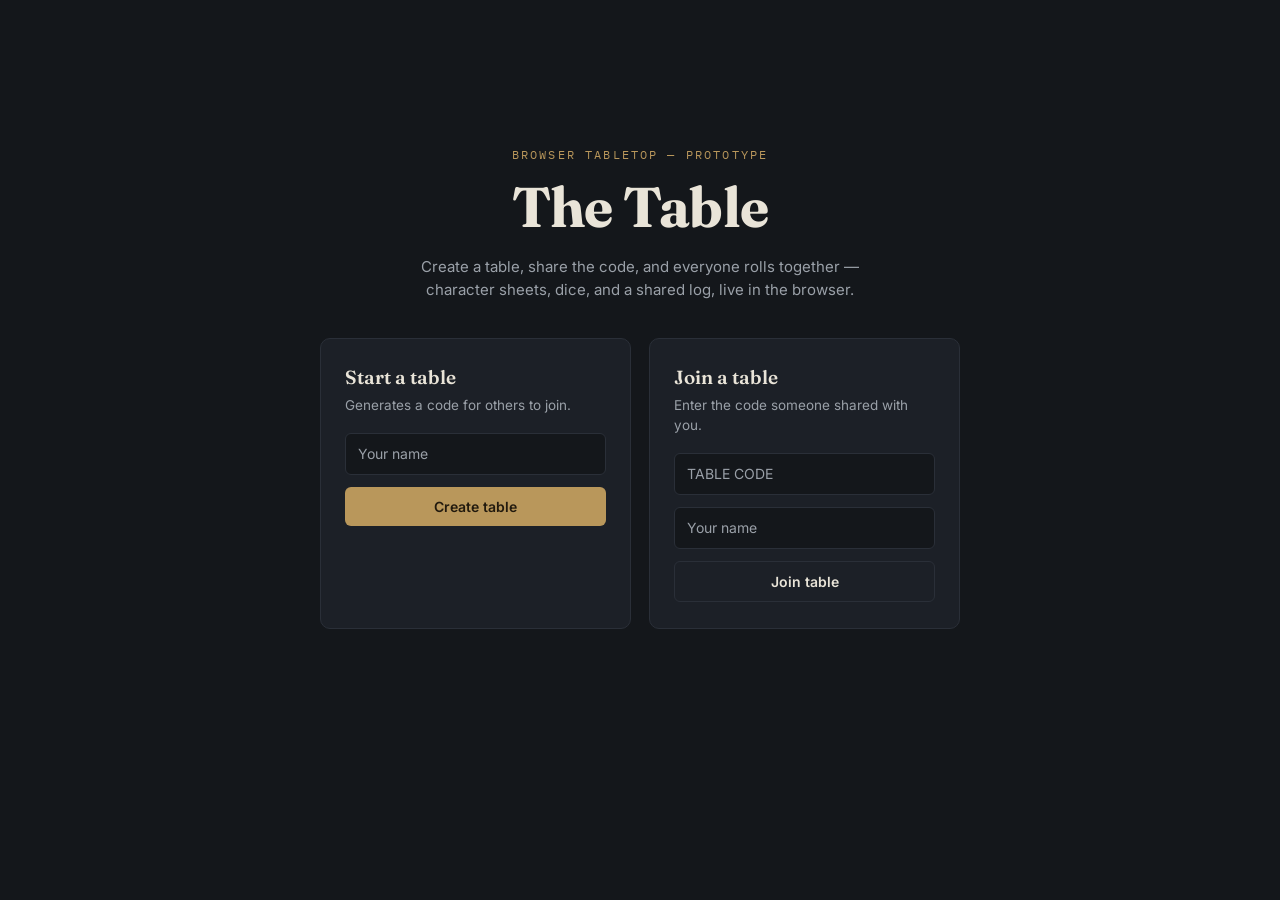
<file: rpg-table.html>
<!DOCTYPE html>
<html lang="en">
<head>
<meta charset="UTF-8" />
<meta name="viewport" content="width=device-width, initial-scale=1.0" />
<title>The Table</title>
<link rel="preconnect" href="https://fonts.googleapis.com">
<link href="https://fonts.googleapis.com/css2?family=Fraunces:opsz,wght@9..144,400;9..144,600;9..144,700&family=Inter:wght@400;500;600&family=IBM+Plex+Mono:wght@400;500&display=swap" rel="stylesheet">
<style>
  :root{
    --ink: #14171B;
    --ink-soft: #1C2027;
    --ink-line: #2A2F38;
    --parchment: #EFE7D6;
    --parchment-line: #D9CBA8;
    --text-light: #E9E4D8;
    --text-dim: #9AA0A8;
    --text-dark: #241F18;
    --brass: #B9975B;
    --brass-bright: #D8BA83;
    --ember: #A34B36;
    --ember-bright: #C1604A;
    --sage: #7C9070;
  }
  *{box-sizing:border-box;}
  html,body{margin:0;padding:0;}
  body{
    background: var(--ink);
    color: var(--text-light);
    font-family: 'Inter', sans-serif;
    min-height:100vh;
    -webkit-font-smoothing:antialiased;
  }
  #app{max-width:1100px;margin:0 auto;padding:28px 20px 60px;}
  .hidden{display:none !important;}
  a{color:var(--brass-bright);}

  h1,h2,h3{font-family:'Fraunces', serif; font-weight:600; margin:0;}

  /* ---------- Landing ---------- */
  #screen-landing{
    display:flex; flex-direction:column; align-items:center; justify-content:center;
    min-height:80vh; text-align:center;
  }
  .brand-eyebrow{
    font-family:'IBM Plex Mono', monospace; font-size:12px; letter-spacing:.18em;
    text-transform:uppercase; color:var(--brass); margin-bottom:10px;
  }
  #screen-landing h1{font-size:clamp(36px,6vw,56px); font-weight:700; letter-spacing:-.01em;}
  #screen-landing p.sub{color:var(--text-dim); max-width:480px; margin:14px 0 36px; line-height:1.55; font-size:15px;}
  .landing-cards{display:flex; gap:18px; flex-wrap:wrap; justify-content:center; width:100%; max-width:640px;}
  .landing-card{
    flex:1; min-width:260px; background:var(--ink-soft); border:1px solid var(--ink-line);
    border-radius:10px; padding:26px 24px; text-align:left;
  }
  .landing-card h3{font-size:19px; margin-bottom:6px;}
  .landing-card p{color:var(--text-dim); font-size:13.5px; line-height:1.5; margin:0 0 18px;}
  .landing-card input{
    width:100%; margin-bottom:12px; padding:11px 12px; border-radius:6px;
    border:1px solid var(--ink-line); background:#10131700; background:var(--ink);
    color:var(--text-light); font-family:'IBM Plex Mono', monospace; font-size:14px;
    letter-spacing:.05em;
  }
  .landing-card input::placeholder{color:var(--text-dim); font-family:'Inter',sans-serif; letter-spacing:0;}
  .landing-card input:focus, button:focus-visible, textarea:focus{outline:2px solid var(--brass-bright); outline-offset:1px;}

  button{
    font-family:'Inter',sans-serif; font-weight:600; font-size:14px; cursor:pointer;
    border:none; border-radius:6px; padding:11px 16px; transition:transform .1s ease, background .15s ease;
  }
  button:active{transform:scale(.98);}
  .btn-brass{background:var(--brass); color:#221A0E;}
  .btn-brass:hover{background:var(--brass-bright);}
  .btn-ghost{background:transparent; color:var(--text-light); border:1px solid var(--ink-line);}
  .btn-ghost:hover{border-color:var(--brass);}
  .btn-ember{background:var(--ember); color:#fff;}
  .btn-ember:hover{background:var(--ember-bright);}
  .btn-block{width:100%;}
  .btn-small{padding:7px 11px; font-size:12.5px;}

  #landing-error, #banner-error{
    color:#F0BBAE; background:rgba(163,75,54,.15); border:1px solid rgba(163,75,54,.4);
    padding:9px 13px; border-radius:6px; font-size:13px; margin-top:6px;
  }

  /* ---------- Table screen ---------- */
  #screen-table{display:flex; flex-direction:column; gap:20px;}
  .table-header{
    display:flex; align-items:center; justify-content:space-between; gap:16px; flex-wrap:wrap;
    border-bottom:1px solid var(--ink-line); padding-bottom:16px;
  }
  .seal{
    display:inline-flex; align-items:center; gap:10px; background:var(--ink-soft);
    border:1.5px solid var(--brass); border-radius:999px; padding:6px 8px 6px 16px;
  }
  .seal .code{font-family:'IBM Plex Mono', monospace; font-size:17px; letter-spacing:.12em; color:var(--brass-bright);}
  .seal button{padding:6px 12px; font-size:11.5px;}
  .who{font-size:13px; color:var(--text-dim);}
  .who b{color:var(--text-light); font-weight:600;}
  .header-actions{display:flex; align-items:center; gap:10px;}

  .table-grid{display:grid; grid-template-columns: 1.15fr .85fr; gap:22px;}
  @media(max-width:860px){ .table-grid{grid-template-columns: 1fr;} }

  .panel{background:var(--ink-soft); border:1px solid var(--ink-line); border-radius:10px; padding:20px;}
  .panel h2{font-size:15px; text-transform:uppercase; letter-spacing:.08em; font-weight:600; color:var(--text-dim); margin-bottom:14px;}

  /* Ledger */
  #ledger{max-height:520px; overflow-y:auto; padding-right:4px; display:flex; flex-direction:column-reverse;}
  .log-entry{
    font-family:'IBM Plex Mono', monospace; font-size:13px; line-height:1.6;
    padding:9px 0; border-bottom:1px dashed var(--ink-line); display:flex; gap:10px;
    animation: settle .25s ease;
  }
  @keyframes settle{ from{opacity:0; transform:translateY(4px);} to{opacity:1; transform:none;} }
  .log-entry .time{color:var(--text-dim); flex-shrink:0;}
  .log-entry .name{color:var(--brass-bright); font-weight:500; flex-shrink:0;}
  .log-entry.roll .stamp{
    display:inline-block; border:1px solid var(--brass); color:var(--brass-bright);
    border-radius:4px; padding:0 6px; margin-left:4px; font-size:12px;
  }
  .log-entry.system{color:var(--text-dim); font-style:italic;}
  .log-empty{color:var(--text-dim); font-size:13px; padding:6px 0;}
  .log-entry.chat .name{color:var(--text-light);}
  .chat-row{display:flex; gap:8px; margin-top:12px;}
  .chat-row input{
    flex:1; padding:9px 11px; border-radius:6px; border:1px solid var(--ink-line);
    background:var(--ink); color:var(--text-light); font-family:'Inter',sans-serif; font-size:13.5px;
  }

  /* Combat panel */
  .counter-row{display:flex; gap:16px; margin-bottom:6px;}
  .counter{flex:1; background:var(--ink); border:1px solid var(--ink-line); border-radius:8px; padding:10px 14px;}
  .counter-label{display:block; font-size:11px; text-transform:uppercase; letter-spacing:.06em; color:var(--text-dim);}
  .counter-value{font-family:'IBM Plex Mono', monospace; font-size:18px; color:var(--brass-bright);}
  #target-range{display:flex; flex-wrap:wrap; gap:8px;}
  .target-chip{
    background:var(--ink); border:1px solid var(--ink-line); border-radius:6px; padding:7px 12px;
    font-size:12.5px; cursor:pointer; color:var(--text-light);
  }
  .target-chip.selected{border-color:var(--brass); color:var(--brass-bright); background:rgba(185,151,91,.1);}
  .target-chip.defeated{opacity:.4; text-decoration:line-through; cursor:default;}
  #enemy-build-picker{
    padding:9px 10px; border-radius:6px; border:1px solid var(--ink-line);
    background:var(--ink); color:var(--text-light); font-family:'Inter',sans-serif; font-size:13px;
  }
  .action-row{display:flex; gap:8px; margin-top:16px;}
  .btn-action{
    flex:1; background:var(--ink); border:1px solid var(--brass); color:var(--brass-bright);
    font-family:'Inter',sans-serif; font-weight:600; font-size:13px; padding:12px 0; border-radius:6px; cursor:pointer;
  }
  .btn-action:hover{background:rgba(185,151,91,.1);}
  .action-menu{display:flex; flex-wrap:wrap; gap:8px; margin-top:10px; padding:12px; background:var(--ink); border-radius:8px; border:1px solid var(--ink-line);}
  .toggle-row{display:flex; align-items:center; gap:6px; font-size:12.5px; color:var(--text-light); width:100%;}
  .btn-ghost.toggled{border-color:var(--brass); color:var(--brass-bright); background:rgba(185,151,91,.15);}
  .commit-row{display:flex; gap:8px; margin-top:12px;}
  .commit-row button{flex:1;}

  /* Sequencer */
  .seq-wrap{position:relative; padding-top:30px;}
  .seq-counter-badge{
    position:absolute; top:0; left:50%; transform:translateX(-50%);
    background:var(--ink); border:1px solid var(--brass); color:var(--brass-bright);
    font-family:'IBM Plex Mono', monospace; font-size:13px; padding:3px 10px; border-radius:6px;
  }
  .seq-line-row{position:relative; height:24px; margin-top:8px;}
  .seq-line{position:absolute; left:0; right:0; top:50%; height:1px; background:var(--ink-line);}
  .seq-tick{position:absolute; top:50%; width:1px; height:6px; background:var(--ink-line); transform:translate(-50%,-50%);}
  .seq-tick.major{height:10px; background:var(--text-dim);}
  .seq-tick-label{position:absolute; top:100%; transform:translateX(-50%); font-family:'IBM Plex Mono', monospace; font-size:10px; color:var(--text-dim); margin-top:2px;}
  .seq-lane-label{font-size:11px; text-transform:uppercase; letter-spacing:.06em; color:var(--text-dim); margin-top:18px; margin-bottom:6px;}
  .seq-lane{position:relative; height:54px;}
  .seq-lane.enemy{border:1px dashed var(--ink-line); border-radius:8px;}
  .seq-marker{position:absolute; top:2px; transform:translateX(-50%); display:flex; flex-direction:column; gap:2px; align-items:center;}
  .seq-marker-box{
    background:var(--ink); border:1px solid var(--brass); color:var(--brass-bright);
    font-family:'IBM Plex Mono', monospace; font-size:11px; padding:3px 6px; border-radius:4px; white-space:nowrap;
  }
  .seq-marker-box.action{border-color:var(--ink-line); color:var(--text-light);}
  .seq-entry-tick{position:absolute; top:50%; width:2px; height:14px; background:var(--sage); transform:translate(-50%,-50%);}
  .seq-entry-tick.dm{background:var(--ember);}
  .seq-entry-label{position:absolute; bottom:100%; transform:translateX(-50%); font-family:'IBM Plex Mono', monospace; font-size:10px; color:var(--sage); margin-bottom:2px; white-space:nowrap;}
  .seq-entry-label.dm{color:var(--ember-bright);}

  /* Roster */
  .roster-item{display:flex; align-items:center; gap:10px; padding:8px 0; border-bottom:1px solid var(--ink-line);}
  .roster-item:last-child{border-bottom:none;}
  .roster-item .avatar{
    width:30px; height:30px; border-radius:50%; background:var(--brass); color:#221A0E;
    display:flex; align-items:center; justify-content:center; font-weight:700; font-size:13px; flex-shrink:0;
  }
  .roster-info{flex:1; min-width:0;}
  .roster-info .r-name{font-size:13.5px; font-weight:600;}
  .roster-info .r-arch{font-size:12px; color:var(--text-dim);}
  .hp-bar-wrap{width:70px; height:6px; background:var(--ink); border-radius:99px; overflow:hidden; flex-shrink:0;}
  .hp-bar{height:100%; background:var(--sage);}
  .hp-bar.low{background:var(--ember);}
  .hp-text{font-family:'IBM Plex Mono', monospace; font-size:11px; color:var(--text-dim); width:44px; text-align:right; flex-shrink:0;}
  .ap-text{font-family:'IBM Plex Mono', monospace; font-size:11px; color:var(--brass-bright); width:44px; text-align:right; flex-shrink:0;}

  /* Character sheet (parchment) */
  .sheet{background:var(--parchment); color:var(--text-dark); border-radius:8px; padding:20px;}
  .sheet h2{color:#5B4B2E; border-bottom:1px solid var(--parchment-line); padding-bottom:10px; margin-bottom:14px;}
  .field{margin-bottom:12px;}
  .field label{display:block; font-size:11.5px; text-transform:uppercase; letter-spacing:.06em; color:#7A6A47; margin-bottom:5px; font-weight:600;}
  .field input, .field textarea, .field select{
    width:100%; border:1px solid var(--parchment-line); background:#F8F3E7; color:var(--text-dark);
    border-radius:5px; padding:9px 10px; font-family:'Inter',sans-serif; font-size:13.5px; resize:vertical;
  }
  .field textarea{min-height:70px; line-height:1.5;}
  .hp-fields{display:flex; gap:10px; align-items:center;}
  .hp-fields input{width:64px; text-align:center;}
  .hp-fields span{color:#7A6A47;}
  .stat-grid{display:grid; grid-template-columns:1fr 1fr 1fr; gap:10px; margin-bottom:12px;}
  .stat-header{font-size:11px; text-transform:uppercase; letter-spacing:.08em; color:#7A6A47; font-weight:700; margin:14px 0 8px; padding-top:8px; border-top:1px solid var(--parchment-line);}
  .save-hint{font-size:11px; color:#8A7A57; margin-top:2px;}

  .footnote{font-size:12px; color:var(--text-dim); line-height:1.6; padding-top:4px;}
  .loading-row{font-family:'IBM Plex Mono', monospace; font-size:13px; color:var(--text-dim); padding:30px 0; text-align:center;}
</style>
</head>
<body>
<div id="app">

  <!-- LANDING -->
  <div id="screen-landing">
    <div class="brand-eyebrow">Browser Tabletop &mdash; Prototype</div>
    <h1>The Table</h1>
    <p class="sub">Create a table, share the code, and everyone rolls together &mdash; character sheets, dice, and a shared log, live in the browser.</p>

    <div class="landing-cards">
      <div class="landing-card">
        <h3>Start a table</h3>
        <p>Generates a code for others to join.</p>
        <input id="create-name" placeholder="Your name" maxlength="24" />
        <button class="btn-brass btn-block" onclick="handleCreate()">Create table</button>
      </div>
      <div class="landing-card">
        <h3>Join a table</h3>
        <p>Enter the code someone shared with you.</p>
        <input id="join-code" placeholder="Table code" maxlength="6" style="text-transform:uppercase;" />
        <input id="join-name" placeholder="Your name" maxlength="24" />
        <button class="btn-ghost btn-block" onclick="handleJoin()">Join table</button>
      </div>
    </div>
    <div id="landing-error" class="hidden"></div>
  </div>

  <!-- TABLE -->
  <div id="screen-table" class="hidden">
    <div class="table-header">
      <div class="seal">
        <span class="code" id="table-code-display">------</span>
        <button class="btn-ghost" onclick="copyCode()">Copy</button>
      </div>
      <div class="who">You are <b id="who-name">&mdash;</b></div>
      <div class="header-actions">
        <span id="sync-indicator" class="footnote">syncing&hellip;</span>
        <button class="btn-ember btn-small" onclick="leaveTable()">Leave table</button>
      </div>
    </div>
    <div id="banner-error" class="hidden"></div>

    <div class="table-grid">
      <div>
        <div class="panel" style="margin-bottom:22px;">
          <h2>The Ledger</h2>
          <div id="ledger"><div class="log-empty">Nothing recorded yet.</div></div>
          <div class="chat-row">
            <input id="chat-input" placeholder="Say something to the table…" maxlength="240" onkeydown="if(event.key==='Enter'){sendMessage();}" />
            <button class="btn-brass btn-small" onclick="sendMessage()">Send</button>
          </div>
        </div>
        <div class="panel">
          <h2>Party</h2>
          <div id="roster"></div>
        </div>
      </div>

      <div style="display:flex; flex-direction:column; gap:22px;">
        <div class="panel">
          <h2>Combat</h2>
          <div class="counter-row">
            <div class="counter"><span class="counter-label">Wounds</span><span id="cb-wounds-display" class="counter-value">&mdash;</span></div>
            <div class="counter"><span class="counter-label">AP (committed / total)</span><span id="cb-ap-display" class="counter-value">&mdash;</span></div>
          </div>

          <div class="field" style="margin-top:14px;">
            <label>Target range</label>
            <div id="target-range"><div class="log-empty">No enemies in the encounter.</div></div>
          </div>

          <div class="action-row">
            <button class="btn-action" onclick="toggleMenu('attack')">Attack</button>
            <button class="btn-action" onclick="toggleMenu('block')">Block</button>
            <button class="btn-action hidden" id="essence-btn" onclick="toggleMenu('essence')">Essence</button>
          </div>

          <div class="action-menu hidden" id="menu-attack">
            <button class="btn-ghost btn-small" id="attack-fast-btn" onclick="selectAttackKind('fast')">Fast &mdash; 5 AP</button>
            <button class="btn-ghost btn-small" id="attack-strong-btn" onclick="selectAttackKind('strong')">Strong &mdash; 10 AP</button>
          </div>

          <div class="action-menu hidden" id="menu-block">
            <label class="toggle-row"><input type="checkbox" id="block-base" checked /> Block (+5 AP)</label>
            <label class="toggle-row"><input type="checkbox" id="block-maintain" /> Maintain (+5 AP)</label>
            <label class="toggle-row"><input type="checkbox" id="block-counter" /> Counter (+5 AP)</label>
          </div>

          <div class="action-menu hidden" id="menu-essence">
            <button class="btn-ghost btn-small hidden" id="cast-lightning" onclick="selectEssenceSchool('Lightning')">Lightning &mdash; 8 AP</button>
            <button class="btn-ghost btn-small hidden" id="cast-lava" onclick="selectEssenceSchool('Lava')">Lava &mdash; 8 AP</button>
          </div>

          <div class="commit-row">
            <button class="btn-brass btn-small" onclick="commitAction()">Commit</button>
            <button class="btn-ghost btn-small" onclick="undoAction()">Undo</button>
          </div>

          <button class="btn-ghost btn-small" style="margin-top:14px;" onclick="resetAP()">Discard round (no resolve)</button>
        </div>

        <div class="panel">
          <h2>Dungeon Master</h2>
          <div class="field">
            <label>Spawn enemy</label>
            <div class="chat-row">
              <select id="dm-enemy-build-picker">
                <option value="enemy-swift">Enemy &mdash; Swift</option>
                <option value="enemy-heavy">Enemy &mdash; Heavy</option>
                <option value="enemy-sorcerer">Enemy &mdash; Sorcerer</option>
              </select>
              <button class="btn-ghost btn-small" onclick="addEnemy()">+ Add enemy</button>
            </div>
          </div>

          <div class="field">
            <label>Acting as</label>
            <div id="dm-enemy-picker"><div class="log-empty">No enemies to control yet.</div></div>
          </div>

          <div class="counter-row">
            <div class="counter"><span class="counter-label">Wounds</span><span id="dm-wounds-display" class="counter-value">&mdash;</span></div>
            <div class="counter"><span class="counter-label">AP (committed / total)</span><span id="dm-ap-display" class="counter-value">&mdash;</span></div>
          </div>

          <div class="field" style="margin-top:14px;">
            <label>Target (players)</label>
            <div id="dm-target-range"><div class="log-empty">No players to target.</div></div>
          </div>

          <div class="action-row">
            <button class="btn-action" onclick="dmToggleMenu('attack')">Attack</button>
            <button class="btn-action" onclick="dmToggleMenu('block')">Block</button>
            <button class="btn-action hidden" id="dm-essence-btn" onclick="dmToggleMenu('essence')">Essence</button>
          </div>

          <div class="action-menu hidden" id="dm-menu-attack">
            <button class="btn-ghost btn-small" id="dm-attack-fast-btn" onclick="dmSelectAttackKind('fast')">Fast &mdash; 5 AP</button>
            <button class="btn-ghost btn-small" id="dm-attack-strong-btn" onclick="dmSelectAttackKind('strong')">Strong &mdash; 10 AP</button>
          </div>

          <div class="action-menu hidden" id="dm-menu-block">
            <label class="toggle-row"><input type="checkbox" id="dm-block-base" checked /> Block (+5 AP)</label>
            <label class="toggle-row"><input type="checkbox" id="dm-block-maintain" /> Maintain (+5 AP)</label>
            <label class="toggle-row"><input type="checkbox" id="dm-block-counter" /> Counter (+5 AP)</label>
          </div>

          <div class="action-menu hidden" id="dm-menu-essence">
            <button class="btn-ghost btn-small hidden" id="dm-cast-lightning" onclick="dmSelectEssenceSchool('Lightning')">Lightning &mdash; 8 AP</button>
            <button class="btn-ghost btn-small hidden" id="dm-cast-lava" onclick="dmSelectEssenceSchool('Lava')">Lava &mdash; 8 AP</button>
          </div>

          <div class="commit-row">
            <button class="btn-brass btn-small" onclick="dmCommitAction()">Commit</button>
            <button class="btn-ghost btn-small" onclick="dmUndoAction()">Undo</button>
          </div>

          <button class="btn-ghost btn-small" style="margin-top:14px;" onclick="clearDead()">Clear the dead</button>
        </div>

        <div class="panel">
          <h2>Sequencer</h2>
          <div id="sequencer"></div>
          <button class="btn-brass btn-block" style="margin-top:14px;" onclick="resolveRound()">Resolve round</button>
        </div>

        <div class="sheet">
          <h2>Character Sheet</h2>
          <div class="field">
            <label>Load a build</label>
            <select id="ch-build-loader" onchange="loadBuild(this.value)">
              <option value="">&mdash; pick a template &mdash;</option>
              <optgroup label="Player">
                <option value="player-swift">Player &mdash; Swift</option>
                <option value="player-heavy">Player &mdash; Heavy</option>
                <option value="player-parry">Player &mdash; Parry</option>
              </optgroup>
              <optgroup label="Enemy">
                <option value="enemy-swift">Enemy &mdash; Swift</option>
                <option value="enemy-heavy">Enemy &mdash; Heavy</option>
                <option value="enemy-sorcerer">Enemy &mdash; Sorcerer</option>
              </optgroup>
            </select>
          </div>
          <div class="field">
            <label>Name</label>
            <input id="ch-name" oninput="scheduleSave()" />
          </div>
          <div class="field">
            <label>Role</label>
            <input id="ch-archetype" oninput="scheduleSave()" placeholder="e.g. Wandering blade-for-hire" />
          </div>
          <div class="field">
            <label>Wounds</label>
            <div class="hp-fields">
              <input id="ch-wounds" type="number" oninput="scheduleSave()" /> <span>/</span>
              <input id="ch-woundsmax" type="number" oninput="scheduleSave()" />
            </div>
          </div>
          <div class="field">
            <label>AP</label>
            <input id="ch-ap" type="number" oninput="scheduleSave()" />
          </div>
          <div class="stat-header">Form</div>
          <div class="stat-grid">
            <div class="field"><label>Power</label><input id="ch-power" type="number" oninput="scheduleSave()" /></div>
            <div class="field"><label>Quickness</label><input id="ch-quickness" type="number" oninput="scheduleSave()" /></div>
            <div class="field"><label>Range</label><input id="ch-range" type="number" oninput="scheduleSave()" /></div>
          </div>
          <div class="stat-header">Essence</div>
          <div class="stat-grid">
            <div class="field"><label>Lightning</label><input id="ch-lightning" type="number" oninput="scheduleSave()" /></div>
            <div class="field"><label>Lava</label><input id="ch-lava" type="number" oninput="scheduleSave()" /></div>
            <div class="field"><label>Focus</label><input id="ch-focus" type="number" oninput="scheduleSave()" /></div>
          </div>
          <div class="save-hint" id="save-hint">Saved</div>
        </div>
      </div>
    </div>

    <div class="footnote">Anyone with this table's code can join and see/edit this session &mdash; treat the code like a shared invite, not a secret.</div>
  </div>

  <div id="loading" class="loading-row hidden">Loading&hellip;</div>
</div>

<script>
let currentCode = null;
let playerId = null;
let pollTimer = null;
let lastSnapshot = null;
let saveDebounce = null;
let selectedTargetId = null;
let lastTable = null;
let pendingType = null;
let pendingAttackKind = null;
let pendingEssenceSchool = null;
let actingEnemyId = null;
let dmSelectedTargetId = null;
let dmPendingType = null;
let dmPendingAttackKind = null;
let dmPendingEssenceSchool = null;

function showLoading(v){ document.getElementById('loading').classList.toggle('hidden', !v); }
function showLandingError(msg){
  const el = document.getElementById('landing-error');
  el.textContent = msg; el.classList.remove('hidden');
}
function clearLandingError(){ document.getElementById('landing-error').classList.add('hidden'); }
function showBannerError(msg){
  const el = document.getElementById('banner-error');
  el.textContent = msg; el.classList.remove('hidden');
  setTimeout(()=>el.classList.add('hidden'), 5000);
}

function genCode(){
  const chars = 'ABCDEFGHJKLMNPQRSTUVWXYZ23456789'; // no ambiguous chars
  let s = '';
  for(let i=0;i<5;i++) s += chars[Math.floor(Math.random()*chars.length)];
  return s;
}
function genId(){ return 'p_' + Math.random().toString(36).slice(2,10); }
function timeNow(){
  const d = new Date();
  return d.toLocaleTimeString([], {hour:'2-digit', minute:'2-digit'});
}

async function loadTable(code){
  try{
    const res = await window.storage.get('table:' + code, true);
    return res ? JSON.parse(res.value) : null;
  }catch(e){
    return null;
  }
}
async function saveTable(code, data){
  try{
    const res = await window.storage.set('table:' + code, JSON.stringify(data), true);
    return !!res;
  }catch(e){
    showBannerError("Couldn't save to the table. Will retry shortly.");
    return false;
  }
}
async function rememberMe(code, name){
  try{ await window.storage.set('my-active-table', JSON.stringify({code, playerId, name}), false); }catch(e){}
}
async function forgetMe(){
  try{ await window.storage.delete('my-active-table', false); }catch(e){}
}
async function recallMe(){
  try{
    const res = await window.storage.get('my-active-table', false);
    return res ? JSON.parse(res.value) : null;
  }catch(e){ return null; }
}

async function handleCreate(){
  clearLandingError();
  const name = document.getElementById('create-name').value.trim();
  if(!name){ showLandingError('Enter a name first.'); return; }
  const code = genCode();
  playerId = genId();
  const table = {
    code, createdAt: Date.now(),
    log: [{type:'system', text: name + ' created the table', time: timeNow()}],
    players: {}
  };
  table.players[playerId] = blankCharacter(name);
  showLoading(true);
  const ok = await saveTable(code, table);
  showLoading(false);
  if(!ok){ showLandingError("Couldn't create the table. Try again."); return; }
  await rememberMe(code, name);
  enterTable(code, table);
}

async function handleJoin(){
  clearLandingError();
  const code = document.getElementById('join-code').value.trim().toUpperCase();
  const name = document.getElementById('join-name').value.trim();
  if(!code || !name){ showLandingError('Enter both a table code and your name.'); return; }
  showLoading(true);
  const table = await loadTable(code);
  showLoading(false);
  if(!table){ showLandingError('No table found with that code.'); return; }
  playerId = genId();
  table.players[playerId] = blankCharacter(name);
  table.log.push({type:'system', text: name + ' joined the table', time: timeNow()});
  await saveTable(code, table);
  await rememberMe(code, name);
  enterTable(code, table);
}

function blankCharacter(name){
  return { name, archetype:'', wounds:7, woundsMax:7, ap:10, power:1, quickness:5, range:3, lightning:0, lava:0, focus:0, apSpent:0 };
}

const BUILDS = {
  'player-swift':   { archetype:'Blade-quick duelist', wounds:7,  woundsMax:7,  ap:20, power:2, quickness:9, range:3, lightning:0, lava:0, focus:0 },
  'player-heavy':   { archetype:'Armored bruiser',      wounds:7,  woundsMax:7,  ap:20, power:2, quickness:4, range:3, lightning:0, lava:0, focus:0 },
  'player-parry':   { archetype:'Counter-fighter',      wounds:7,  woundsMax:7,  ap:20, power:2, quickness:6, range:9, lightning:0, lava:0, focus:0 },
  'enemy-swift':    { archetype:'Basic Cultist',        wounds:3,  woundsMax:3,  ap:10, power:1, quickness:8, range:2, lightning:0, lava:0, focus:0 },
  'enemy-heavy':    { archetype:'Cultist brute',        wounds:5,  woundsMax:5,  ap:10, power:1, quickness:3, range:2, lightning:0, lava:0, focus:0 },
  'enemy-sorcerer': { archetype:'Cultist Sorcerer',     wounds:12, woundsMax:12, ap:50, power:2, quickness:5, range:3, lightning:0, lava:6, focus:6 }
};

function loadBuild(key){
  if(!key || !BUILDS[key]) return;
  const b = BUILDS[key];
  document.getElementById('ch-archetype').value = b.archetype;
  document.getElementById('ch-wounds').value = b.wounds;
  document.getElementById('ch-woundsmax').value = b.woundsMax;
  document.getElementById('ch-ap').value = b.ap;
  document.getElementById('ch-power').value = b.power;
  document.getElementById('ch-quickness').value = b.quickness;
  document.getElementById('ch-range').value = b.range;
  document.getElementById('ch-lightning').value = b.lightning;
  document.getElementById('ch-lava').value = b.lava;
  document.getElementById('ch-focus').value = b.focus;
  scheduleSave();
}

function enterTable(code, table){
  currentCode = code;
  document.getElementById('screen-landing').classList.add('hidden');
  document.getElementById('screen-table').classList.remove('hidden');
  document.getElementById('table-code-display').textContent = code;
  renderAll(table);
  startPolling();
}

async function addEnemy(){
  const key = document.getElementById('dm-enemy-build-picker').value;
  const b = BUILDS[key];
  if(!b) return;
  const table = await loadTable(currentCode);
  if(!table){ showBannerError('Lost connection to the table.'); return; }
  if(!table.enemies) table.enemies = {};
  const id = 'e_' + Math.random().toString(36).slice(2,8);
  const count = Object.values(table.enemies).filter(function(e){ return e.archetype === b.archetype; }).length + 1;
  table.enemies[id] = {
    archetype: b.archetype, name: b.archetype + ' #' + count, num: count,
    wounds: b.wounds, woundsMax: b.woundsMax, ap: b.ap, power: b.power,
    quickness: b.quickness, range: b.range, lightning: b.lightning, lava: b.lava, focus: b.focus,
    apSpent: 0, sequence: []
  };
  table.log.push({type:'system', text: 'An enemy joined the fight: ' + table.enemies[id].name, time: timeNow()});
  await saveTable(currentCode, table);
  renderAll(table);
  lastSnapshot = JSON.stringify(table);
}

function renderTargetRange(enemies){
  const el = document.getElementById('target-range');
  const list = Object.entries(enemies || {});
  if(!list.length){ el.innerHTML = '<div class="log-empty">No enemies in the encounter.</div>'; return; }
  el.innerHTML = list.map(function(pair){
    const id = pair[0], e = pair[1];
    const defeated = e.wounds <= 0;
    let cls = 'target-chip';
    if(id === selectedTargetId) cls += ' selected';
    if(defeated) cls += ' defeated';
    const onclick = defeated ? '' : ("selectTarget('" + id + "')");
    return '<div class="' + cls + '" onclick="' + onclick + '">' + escapeHtml(e.name) + ' &mdash; ' + Math.max(0, e.wounds) + '/' + e.woundsMax + '</div>';
  }).join('');
}

function selectTarget(id){
  const enemy = lastTable && lastTable.enemies && lastTable.enemies[id];
  if(!enemy || enemy.wounds <= 0) return;
  selectedTargetId = id;
  renderTargetRange(lastTable.enemies);
}

function toggleMenu(name){
  ['attack','block','essence'].forEach(function(m){
    const el = document.getElementById('menu-' + m);
    if(!el) return;
    if(m === name){ el.classList.toggle('hidden'); }
    else{ el.classList.add('hidden'); }
  });
}

function dmToggleMenu(name){
  ['attack','block','essence'].forEach(function(m){
    const el = document.getElementById('dm-menu-' + m);
    if(!el) return;
    if(m === name){ el.classList.toggle('hidden'); }
    else{ el.classList.add('hidden'); }
  });
}

function renderAll(table){
  lastTable = table;
  const me = table.players[playerId];
  if(me){
    document.getElementById('who-name').textContent = me.name;
    if(document.activeElement.tagName !== 'INPUT' && document.activeElement.tagName !== 'TEXTAREA'){
      document.getElementById('ch-name').value = me.name || '';
      document.getElementById('ch-archetype').value = me.archetype || '';
      document.getElementById('ch-wounds').value = me.wounds ?? 7;
      document.getElementById('ch-woundsmax').value = me.woundsMax ?? 7;
      document.getElementById('ch-ap').value = me.ap ?? 10;
      document.getElementById('ch-power').value = me.power ?? 1;
      document.getElementById('ch-quickness').value = me.quickness ?? 5;
      document.getElementById('ch-range').value = me.range ?? 3;
      document.getElementById('ch-lightning').value = me.lightning ?? 0;
      document.getElementById('ch-lava').value = me.lava ?? 0;
      document.getElementById('ch-focus').value = me.focus ?? 0;
    }
    document.getElementById('cb-wounds-display').textContent = (me.wounds ?? 0) + '/' + (me.woundsMax ?? 0);
    document.getElementById('cb-ap-display').textContent = (me.apSpent || 0) + '/' + (me.ap ?? 0);
    const hasEssence = (me.lightning > 0) || (me.lava > 0);
    document.getElementById('essence-btn').classList.toggle('hidden', !hasEssence);
    document.getElementById('cast-lightning').classList.toggle('hidden', !(me.lightning > 0));
    document.getElementById('cast-lava').classList.toggle('hidden', !(me.lava > 0));
  }
  renderTargetRange(table.enemies || {});
  renderDMEnemyPicker(table.enemies || {});
  renderDMCounters(actingEnemyId ? (table.enemies || {})[actingEnemyId] : null);
  renderDMTargetRange(table.players || {});
  dmRenderToggleStates();
  renderSequencer(table);
  renderToggleStates();
  renderLedger(table.log || []);
  renderRoster(table.players || {});
}

function renderLedger(log){
  const el = document.getElementById('ledger');
  if(!log.length){ el.innerHTML = '<div class="log-empty">Nothing recorded yet.</div>'; return; }
  const recent = log.slice(-100);
  el.innerHTML = recent.map(entry=>{
    if(entry.type === 'roll'){
      return `<div class="log-entry roll">
        <span class="time">${entry.time}</span>
        <span class="name">${escapeHtml(entry.name)}</span>
        <span>rolled d${entry.sides}${entry.modifier ? (entry.modifier>0?'+':'') + entry.modifier : ''} &rarr;
        <span class="stamp">${entry.total}</span></span>
      </div>`;
    }
    if(entry.type === 'chat'){
      return `<div class="log-entry chat">
        <span class="time">${entry.time}</span>
        <span class="name">${escapeHtml(entry.name)}:</span>
        <span>${escapeHtml(entry.text)}</span>
      </div>`;
    }
    return `<div class="log-entry system"><span class="time">${entry.time}</span><span>${escapeHtml(entry.text)}</span></div>`;
  }).join('');
}

async function sendMessage(){
  const input = document.getElementById('chat-input');
  const text = input.value.trim();
  if(!text) return;
  const table = await loadTable(currentCode);
  if(!table){ showBannerError('Lost connection to the table.'); return; }
  const me = table.players[playerId] || blankCharacter('Someone');
  table.log.push({ type:'chat', name: me.name || 'Someone', text, time: timeNow() });
  await saveTable(currentCode, table);
  input.value = '';
  renderAll(table);
  lastSnapshot = JSON.stringify(table);
}

function renderRoster(players){
  const el = document.getElementById('roster');
  const list = Object.values(players);
  if(!list.length){ el.innerHTML = '<div class="log-empty">No one here yet.</div>'; return; }
  el.innerHTML = list.map(p=>{
    const wounds = p.wounds ?? 0, woundsMax = p.woundsMax || 1;
    const pct = Math.max(0, Math.min(100, Math.round((wounds/woundsMax)*100)));
    const low = pct <= 30;
    const initial = (p.name || '?').trim().charAt(0).toUpperCase() || '?';
    return `<div class="roster-item">
      <div class="avatar">${initial}</div>
      <div class="roster-info">
        <div class="r-name">${escapeHtml(p.name || 'Unnamed')}</div>
        <div class="r-arch">${escapeHtml(p.archetype || 'No archetype set')}</div>
      </div>
      <div class="hp-bar-wrap"><div class="hp-bar ${low?'low':''}" style="width:${pct}%"></div></div>
      <div class="hp-text">${wounds}/${woundsMax}</div>
      <div class="ap-text">${p.ap ?? 0} AP</div>
    </div>`;
  }).join('');
}

function escapeHtml(s){
  return String(s ?? '').replace(/[&<>"']/g, c=>({'&':'&amp;','<':'&lt;','>':'&gt;','"':'&quot;',"'":'&#39;'}[c]));
}

function selectAttackKind(kind){
  pendingType = 'attack';
  pendingAttackKind = kind;
  renderToggleStates();
}

function selectEssenceSchool(school){
  pendingType = 'essence';
  pendingEssenceSchool = school;
  renderToggleStates();
}

function renderToggleStates(){
  const fastBtn = document.getElementById('attack-fast-btn');
  const strongBtn = document.getElementById('attack-strong-btn');
  if(fastBtn) fastBtn.classList.toggle('toggled', pendingType === 'attack' && pendingAttackKind === 'fast');
  if(strongBtn) strongBtn.classList.toggle('toggled', pendingType === 'attack' && pendingAttackKind === 'strong');
  const ltBtn = document.getElementById('cast-lightning');
  const lvBtn = document.getElementById('cast-lava');
  if(ltBtn) ltBtn.classList.toggle('toggled', pendingType === 'essence' && pendingEssenceSchool === 'Lightning');
  if(lvBtn) lvBtn.classList.toggle('toggled', pendingType === 'essence' && pendingEssenceSchool === 'Lava');
}

function dmSelectAttackKind(kind){
  dmPendingType = 'attack';
  dmPendingAttackKind = kind;
  dmRenderToggleStates();
}

function dmSelectEssenceSchool(school){
  dmPendingType = 'essence';
  dmPendingEssenceSchool = school;
  dmRenderToggleStates();
}

function dmRenderToggleStates(){
  const fastBtn = document.getElementById('dm-attack-fast-btn');
  const strongBtn = document.getElementById('dm-attack-strong-btn');
  if(fastBtn) fastBtn.classList.toggle('toggled', dmPendingType === 'attack' && dmPendingAttackKind === 'fast');
  if(strongBtn) strongBtn.classList.toggle('toggled', dmPendingType === 'attack' && dmPendingAttackKind === 'strong');
  const ltBtn = document.getElementById('dm-cast-lightning');
  const lvBtn = document.getElementById('dm-cast-lava');
  if(ltBtn) ltBtn.classList.toggle('toggled', dmPendingType === 'essence' && dmPendingEssenceSchool === 'Lightning');
  if(lvBtn) lvBtn.classList.toggle('toggled', dmPendingType === 'essence' && dmPendingEssenceSchool === 'Lava');
}

function initials(name){
  return (name || '').split(' ').filter(Boolean).map(function(w){ return w[0]; }).join('').toUpperCase();
}
function targetShorthand(enemy){
  return initials(enemy.archetype) + (enemy.num || '');
}
function playerShorthand(player){
  return initials(player.name || 'P') || 'P';
}

function renderDMEnemyPicker(enemies){
  const el = document.getElementById('dm-enemy-picker');
  if(!el) return;
  const list = Object.entries(enemies || {});
  if(actingEnemyId && !enemies[actingEnemyId]) actingEnemyId = null;
  if(!list.length){ el.innerHTML = '<div class="log-empty">No enemies to control yet.</div>'; return; }
  el.innerHTML = list.map(function(pair){
    const id = pair[0], e = pair[1];
    const defeated = e.wounds <= 0;
    let cls = 'target-chip';
    if(id === actingEnemyId) cls += ' selected';
    if(defeated) cls += ' defeated';
    const onclick = defeated ? '' : ("selectActingEnemy('" + id + "')");
    return '<div class="' + cls + '" onclick="' + onclick + '">' + escapeHtml(e.name) + ' &mdash; ' + Math.max(0, e.wounds) + '/' + e.woundsMax + '</div>';
  }).join('');
}

function selectActingEnemy(id){
  const enemy = lastTable && lastTable.enemies && lastTable.enemies[id];
  if(!enemy || enemy.wounds <= 0) return;
  actingEnemyId = id;
  renderDMEnemyPicker(lastTable.enemies);
  renderDMCounters(enemy);
  renderSequencer(lastTable);
}

function renderDMCounters(enemy){
  const wEl = document.getElementById('dm-wounds-display');
  const aEl = document.getElementById('dm-ap-display');
  if(!wEl || !aEl) return;
  if(!enemy){ wEl.textContent = '\u2014'; aEl.textContent = '\u2014'; }
  else{
    wEl.textContent = (enemy.wounds ?? 0) + '/' + (enemy.woundsMax ?? 0);
    aEl.textContent = (enemy.apSpent || 0) + '/' + (enemy.ap ?? 0);
  }
  const hasEssence = !!(enemy && ((enemy.lightning > 0) || (enemy.lava > 0)));
  const essBtn = document.getElementById('dm-essence-btn');
  if(essBtn) essBtn.classList.toggle('hidden', !hasEssence);
  const lt = document.getElementById('dm-cast-lightning');
  const lv = document.getElementById('dm-cast-lava');
  if(lt) lt.classList.toggle('hidden', !(enemy && enemy.lightning > 0));
  if(lv) lv.classList.toggle('hidden', !(enemy && enemy.lava > 0));
}

function renderDMTargetRange(players){
  const el = document.getElementById('dm-target-range');
  if(!el) return;
  const list = Object.entries(players || {});
  if(!list.length){ el.innerHTML = '<div class="log-empty">No players to target.</div>'; return; }
  el.innerHTML = list.map(function(pair){
    const id = pair[0], p = pair[1];
    const defeated = (p.wounds ?? 0) <= 0;
    let cls = 'target-chip';
    if(id === dmSelectedTargetId) cls += ' selected';
    if(defeated) cls += ' defeated';
    const onclick = defeated ? '' : ("selectDMTarget('" + id + "')");
    return '<div class="' + cls + '" onclick="' + onclick + '">' + escapeHtml(p.name || 'Player') + ' &mdash; ' + Math.max(0, p.wounds ?? 0) + '/' + (p.woundsMax ?? 0) + '</div>';
  }).join('');
}

function selectDMTarget(id){
  if(!lastTable || !lastTable.players || !lastTable.players[id]) return;
  if((lastTable.players[id].wounds ?? 0) <= 0) return;
  dmSelectedTargetId = id;
  renderDMTargetRange(lastTable.players);
}

async function commitAction(){
  const table = await loadTable(currentCode);
  if(!table){ showBannerError('Lost connection to the table.'); return; }
  const me = table.players[playerId];
  if(!me) return;
  const spent = me.apSpent || 0;
  let entry = null;

  if(pendingType === 'attack'){
    if(!pendingAttackKind){ showBannerError('Choose Fast or Strong first.'); return; }
    if(!selectedTargetId || !table.enemies || !table.enemies[selectedTargetId]){ showBannerError('Pick a target first.'); return; }
    const cost = pendingAttackKind === 'strong' ? 10 : 5;
    if(spent + cost > (me.ap || 0)){ showBannerError('Not enough AP left this round.'); return; }
    const target = table.enemies[selectedTargetId];
    entry = { apCost: cost, actionLabel: pendingAttackKind === 'strong' ? 'SA' : 'FA', targetLabel: targetShorthand(target), kind:'attack', attackKind: pendingAttackKind, targetId: selectedTargetId };
  } else if(pendingType === 'block'){
    const base = document.getElementById('block-base').checked;
    const maintain = document.getElementById('block-maintain').checked;
    const counter = document.getElementById('block-counter').checked;
    const cost = (base ? 5 : 0) + (maintain ? 5 : 0) + (counter ? 5 : 0);
    if(cost === 0){ showBannerError('Check at least Block.'); return; }
    if(spent + cost > (me.ap || 0)){ showBannerError('Not enough AP left this round.'); return; }
    entry = { apCost: cost, actionLabel: (base ? 'B' : '') + (maintain ? 'M' : '') + (counter ? 'C' : ''), targetLabel: '', kind:'block', maintain, counter };
  } else if(pendingType === 'essence'){
    if(!pendingEssenceSchool){ showBannerError('Choose Lightning or Lava first.'); return; }
    if(!selectedTargetId || !table.enemies || !table.enemies[selectedTargetId]){ showBannerError('Pick a target first.'); return; }
    const cost = 8;
    if(spent + cost > (me.ap || 0)){ showBannerError('Not enough AP left this round.'); return; }
    const target = table.enemies[selectedTargetId];
    entry = { apCost: cost, actionLabel: pendingEssenceSchool === 'Lava' ? 'LV' : 'LN', targetLabel: targetShorthand(target), kind:'essence', school: pendingEssenceSchool, targetId: selectedTargetId };
  } else {
    showBannerError('Open Attack, Block, or Essence and choose something first.');
    return;
  }

  if(!me.sequence) me.sequence = [];
  me.sequence.push(entry);
  me.apSpent = spent + entry.apCost;
  table.log.push({type:'system', text: me.name + ' stages ' + entry.actionLabel + (entry.targetLabel ? (' on ' + entry.targetLabel) : ''), time: timeNow()});
  await saveTable(currentCode, table);
  renderAll(table);
  lastSnapshot = JSON.stringify(table);
}

async function undoAction(){
  const table = await loadTable(currentCode);
  if(!table) return;
  const me = table.players[playerId];
  if(!me || !me.sequence || !me.sequence.length) return;
  const removed = me.sequence.pop();
  me.apSpent = Math.max(0, (me.apSpent || 0) - removed.apCost);
  table.log.push({type:'system', text: me.name + ' undoes ' + removed.actionLabel + (removed.targetLabel ? (' on ' + removed.targetLabel) : ''), time: timeNow()});
  await saveTable(currentCode, table);
  renderAll(table);
  lastSnapshot = JSON.stringify(table);
}

async function dmCommitAction(){
  if(!actingEnemyId){ showBannerError('Pick an enemy to act as first.'); return; }
  const table = await loadTable(currentCode);
  if(!table){ showBannerError('Lost connection to the table.'); return; }
  const actor = table.enemies && table.enemies[actingEnemyId];
  if(!actor){ showBannerError('That enemy is gone.'); return; }
  const spent = actor.apSpent || 0;
  let entry = null;

  if(dmPendingType === 'attack'){
    if(!dmPendingAttackKind){ showBannerError('Choose Fast or Strong first.'); return; }
    if(!dmSelectedTargetId || !table.players || !table.players[dmSelectedTargetId]){ showBannerError('Pick a target first.'); return; }
    const cost = dmPendingAttackKind === 'strong' ? 10 : 5;
    if(spent + cost > (actor.ap || 0)){ showBannerError('Not enough AP left this round.'); return; }
    const target = table.players[dmSelectedTargetId];
    entry = { apCost: cost, actionLabel: dmPendingAttackKind === 'strong' ? 'SA' : 'FA', targetLabel: playerShorthand(target), kind:'attack', attackKind: dmPendingAttackKind, targetId: dmSelectedTargetId };
  } else if(dmPendingType === 'block'){
    const base = document.getElementById('dm-block-base').checked;
    const maintain = document.getElementById('dm-block-maintain').checked;
    const counter = document.getElementById('dm-block-counter').checked;
    const cost = (base ? 5 : 0) + (maintain ? 5 : 0) + (counter ? 5 : 0);
    if(cost === 0){ showBannerError('Check at least Block.'); return; }
    if(spent + cost > (actor.ap || 0)){ showBannerError('Not enough AP left this round.'); return; }
    entry = { apCost: cost, actionLabel: (base ? 'B' : '') + (maintain ? 'M' : '') + (counter ? 'C' : ''), targetLabel: '', kind:'block', maintain, counter };
  } else if(dmPendingType === 'essence'){
    if(!dmPendingEssenceSchool){ showBannerError('Choose Lightning or Lava first.'); return; }
    if(!dmSelectedTargetId || !table.players || !table.players[dmSelectedTargetId]){ showBannerError('Pick a target first.'); return; }
    const cost = 8;
    if(spent + cost > (actor.ap || 0)){ showBannerError('Not enough AP left this round.'); return; }
    const target = table.players[dmSelectedTargetId];
    entry = { apCost: cost, actionLabel: dmPendingEssenceSchool === 'Lava' ? 'LV' : 'LN', targetLabel: playerShorthand(target), kind:'essence', school: dmPendingEssenceSchool, targetId: dmSelectedTargetId };
  } else {
    showBannerError('Open Attack, Block, or Essence and choose something first.');
    return;
  }

  if(!actor.sequence) actor.sequence = [];
  actor.sequence.push(entry);
  actor.apSpent = spent + entry.apCost;
  table.log.push({type:'system', text: actor.name + ' stages ' + entry.actionLabel + (entry.targetLabel ? (' on ' + entry.targetLabel) : ''), time: timeNow()});
  await saveTable(currentCode, table);
  renderAll(table);
  lastSnapshot = JSON.stringify(table);
}

async function dmUndoAction(){
  if(!actingEnemyId) return;
  const table = await loadTable(currentCode);
  if(!table) return;
  const actor = table.enemies && table.enemies[actingEnemyId];
  if(!actor || !actor.sequence || !actor.sequence.length) return;
  const removed = actor.sequence.pop();
  actor.apSpent = Math.max(0, (actor.apSpent || 0) - removed.apCost);
  table.log.push({type:'system', text: actor.name + ' undoes ' + removed.actionLabel + (removed.targetLabel ? (' on ' + removed.targetLabel) : ''), time: timeNow()});
  await saveTable(currentCode, table);
  renderAll(table);
  lastSnapshot = JSON.stringify(table);
}

async function clearDead(){
  const table = await loadTable(currentCode);
  if(!table || !table.enemies) return;
  let removedCount = 0;
  Object.keys(table.enemies).forEach(function(id){
    if(table.enemies[id].wounds <= 0){
      if(id === actingEnemyId) actingEnemyId = null;
      if(id === selectedTargetId) selectedTargetId = null;
      delete table.enemies[id];
      removedCount++;
    }
  });
  if(!removedCount){ showBannerError('Nothing to clear.'); return; }
  table.log.push({type:'system', text: 'Cleared ' + removedCount + ' defeated ' + (removedCount === 1 ? 'enemy' : 'enemies') + ' from the field', time: timeNow()});
  await saveTable(currentCode, table);
  renderAll(table);
  lastSnapshot = JSON.stringify(table);
}

function computeEntryTick(quickness, counterMax){
  const delay = Math.max(0, 10 - (quickness || 0));
  return Math.max(0, counterMax - delay);
}

function computeCounterMax(table){
  const playerAp = Object.values(table.players || {}).map(function(p){ return p.ap || 0; });
  const enemyAp = Object.values(table.enemies || {}).map(function(e){ return e.ap || 0; });
  return Math.max(1, Math.max(0, ...playerAp), Math.max(0, ...enemyAp));
}

async function resolveRound(){
  const table = await loadTable(currentCode);
  if(!table){ showBannerError('Lost connection to the table.'); return; }

  const counterMax = computeCounterMax(table);
  let allEntries = [];

  Object.entries(table.players || {}).forEach(function(pair){
    const actor = pair[1];
    const entryTick = computeEntryTick(actor.quickness, counterMax);
    let runningCost = 0;
    (actor.sequence || []).forEach(function(entry){
      runningCost += entry.apCost;
      allEntries.push({ actorType:'player', actor: actor, entry: entry, resolveTick: Math.max(0, entryTick - runningCost) });
    });
  });
  Object.entries(table.enemies || {}).forEach(function(pair){
    const actor = pair[1];
    const entryTick = computeEntryTick(actor.quickness, counterMax);
    let runningCost = 0;
    (actor.sequence || []).forEach(function(entry){
      runningCost += entry.apCost;
      allEntries.push({ actorType:'enemy', actor: actor, entry: entry, resolveTick: Math.max(0, entryTick - runningCost) });
    });
  });

  if(!allEntries.length){ showBannerError('Nothing staged to resolve.'); return; }

  allEntries.sort(function(a, b){ return b.resolveTick - a.resolveTick; });

  table.log.push({type:'system', text: '\u2014 resolving the round \u2014', time: timeNow()});

  allEntries.forEach(function(item){
    const actor = item.actor, entry = item.entry;
    const actorName = actor.name || 'Someone';
    if(entry.kind === 'attack' || entry.kind === 'essence'){
      const targetCollection = item.actorType === 'player' ? table.enemies : table.players;
      const target = targetCollection && targetCollection[entry.targetId];
      if(target && target.wounds > 0){
        const dmg = entry.kind === 'attack'
          ? (actor.power || 1) + (entry.attackKind === 'strong' ? 1 : 0)
          : (actor.focus || 1);
        target.wounds = Math.max(0, target.wounds - dmg);
        let text = actorName + '\u2019s ' + entry.actionLabel + ' resolves on ' + entry.targetLabel + ' for ' + dmg + (dmg === 1 ? ' wound' : ' wounds');
        if(target.wounds <= 0) text += ' \u2014 ' + (target.name || 'target') + ' is down!';
        table.log.push({type:'system', text: text, time: timeNow()});
      } else {
        table.log.push({type:'system', text: actorName + '\u2019s ' + entry.actionLabel + ' finds no target \u2014 already down', time: timeNow()});
      }
    } else if(entry.kind === 'block'){
      table.log.push({type:'system', text: actorName + '\u2019s ' + entry.actionLabel + ' holds \u2014 doesn\u2019t reduce damage yet, that check is still the next piece', time: timeNow()});
    }
  });

  Object.values(table.players || {}).forEach(function(p){ p.sequence = []; p.apSpent = 0; });
  Object.values(table.enemies || {}).forEach(function(e){ e.sequence = []; e.apSpent = 0; });

  pendingType = null; pendingAttackKind = null; pendingEssenceSchool = null;
  dmPendingType = null; dmPendingAttackKind = null; dmPendingEssenceSchool = null;

  await saveTable(currentCode, table);
  renderAll(table);
  lastSnapshot = JSON.stringify(table);
}

function renderSequencer(table){
  const el = document.getElementById('sequencer');
  if(!el) return;
  const me = table.players[playerId];

  const counterMax = computeCounterMax(table);

  function leftPct(tick){
    return Math.max(0, Math.min(100, ((counterMax - tick) / counterMax) * 100));
  }

  let ticksHtml = '';
  for(let t = 0; t <= counterMax; t++){
    const isMajor = (t % 5 === 0) || (t === counterMax);
    if(!isMajor && counterMax > 30 && t % 2 !== 0) continue;
    const pct = leftPct(t);
    ticksHtml += '<div class="seq-tick' + (isMajor ? ' major' : '') + '" style="left:' + pct + '%;"></div>';
    if(isMajor){
      ticksHtml += '<div class="seq-tick-label" style="left:' + pct + '%;">' + t + '</div>';
    }
  }

  let entryHtml = '';
  if(me){
    const meEntryTick = computeEntryTick(me.quickness, counterMax);
    const pct = leftPct(meEntryTick);
    entryHtml += '<div class="seq-entry-tick" style="left:' + pct + '%;"></div>' +
      '<div class="seq-entry-label" style="left:' + pct + '%;">You start</div>';
  }
  if(actingEnemyId && table.enemies && table.enemies[actingEnemyId]){
    const ae = table.enemies[actingEnemyId];
    const aeEntryTick = computeEntryTick(ae.quickness, counterMax);
    const pct = leftPct(aeEntryTick);
    entryHtml += '<div class="seq-entry-tick dm" style="left:' + pct + '%;"></div>' +
      '<div class="seq-entry-label dm" style="left:' + pct + '%;">' + escapeHtml(ae.name) + ' starts</div>';
  }

  function buildMarkers(actor){
    if(!actor) return '';
    const entryTick = computeEntryTick(actor.quickness, counterMax);
    let runningCost = 0;
    let html = '';
    (actor.sequence || []).forEach(function(entry){
      runningCost += entry.apCost;
      const resolveTick = Math.max(0, entryTick - runningCost);
      const pct = leftPct(resolveTick);
      html += '<div class="seq-marker" style="left:' + pct + '%;">' +
        '<div class="seq-marker-box">' + escapeHtml(entry.targetLabel || '\u2014') + '</div>' +
        '<div class="seq-marker-box action">' + escapeHtml(entry.actionLabel) + '</div>' +
      '</div>';
    });
    return html;
  }

  const myMarkers = buildMarkers(me);
  let enemyMarkers = '';
  Object.values(table.enemies || {}).forEach(function(e){
    enemyMarkers += buildMarkers(e);
  });

  el.innerHTML =
    '<div class="seq-wrap">' +
      '<div class="seq-counter-badge">' + counterMax + '</div>' +
      '<div class="seq-line-row"><div class="seq-line"></div>' + ticksHtml + entryHtml + '</div>' +
      '<div class="seq-lane-label">Your actions</div>' +
      '<div class="seq-lane">' + (myMarkers || '<div class="log-empty" style="padding-top:16px;">Nothing staged yet.</div>') + '</div>' +
      '<div class="seq-lane-label">Enemy actions</div>' +
      '<div class="seq-lane enemy">' + (enemyMarkers || '') + '</div>' +
    '</div>';
}

async function resetAP(){
  const table = await loadTable(currentCode);
  if(!table) return;
  const me = table.players[playerId];
  if(!me) return;
  me.apSpent = 0;
  me.sequence = [];
  pendingType = null;
  pendingAttackKind = null;
  pendingEssenceSchool = null;
  table.log.push({type:'system', text: me.name + ' starts a new round', time: timeNow()});
  await saveTable(currentCode, table);
  renderAll(table);
  lastSnapshot = JSON.stringify(table);
}

function scheduleSave(){
  document.getElementById('save-hint').textContent = 'Saving\u2026';
  clearTimeout(saveDebounce);
  saveDebounce = setTimeout(saveCharacter, 700);
}

async function saveCharacter(){
  const table = await loadTable(currentCode);
  if(!table) return;
  const prevApSpent = (table.players[playerId] && table.players[playerId].apSpent) || 0;
  table.players[playerId] = {
    name: document.getElementById('ch-name').value.trim() || 'Unnamed',
    archetype: document.getElementById('ch-archetype').value.trim(),
    wounds: parseInt(document.getElementById('ch-wounds').value || '0', 10),
    woundsMax: parseInt(document.getElementById('ch-woundsmax').value || '1', 10),
    ap: parseInt(document.getElementById('ch-ap').value || '0', 10),
    power: parseInt(document.getElementById('ch-power').value || '0', 10),
    quickness: parseInt(document.getElementById('ch-quickness').value || '0', 10),
    range: parseInt(document.getElementById('ch-range').value || '0', 10),
    lightning: parseInt(document.getElementById('ch-lightning').value || '0', 10),
    lava: parseInt(document.getElementById('ch-lava').value || '0', 10),
    focus: parseInt(document.getElementById('ch-focus').value || '0', 10),
    apSpent: prevApSpent
  };
  const ok = await saveTable(currentCode, table);
  document.getElementById('save-hint').textContent = ok ? 'Saved' : 'Could not save';
  document.getElementById('who-name').textContent = table.players[playerId].name;
  lastSnapshot = JSON.stringify(table);
  lastTable = table;
  renderRoster(table.players);
}

function startPolling(){
  stopPolling();
  pollTimer = setInterval(async ()=>{
    if(document.hidden) return;
    const table = await loadTable(currentCode);
    if(!table) return;
    const snap = JSON.stringify(table);
    if(snap !== lastSnapshot){
      lastSnapshot = snap;
      renderAll(table);
    }
  }, 4000);
}
function stopPolling(){ if(pollTimer) clearInterval(pollTimer); pollTimer = null; }

async function leaveTable(){
  const table = await loadTable(currentCode);
  if(table && table.players[playerId]){
    delete table.players[playerId];
    table.log.push({type:'system', text:(document.getElementById('ch-name').value || 'Someone') + ' left the table', time: timeNow()});
    await saveTable(currentCode, table);
  }
  await forgetMe();
  stopPolling();
  currentCode = null; playerId = null;
  document.getElementById('screen-table').classList.add('hidden');
  document.getElementById('screen-landing').classList.remove('hidden');
}

function copyCode(){
  if(!currentCode) return;
  if(navigator.clipboard && navigator.clipboard.writeText){
    navigator.clipboard.writeText(currentCode).catch(()=>{});
  }
}

(async function init(){
  showLoading(true);
  const remembered = await recallMe();
  if(remembered){
    const table = await loadTable(remembered.code);
    if(table && table.players[remembered.playerId]){
      playerId = remembered.playerId;
      lastSnapshot = JSON.stringify(table);
      showLoading(false);
      enterTable(remembered.code, table);
      return;
    }
  }
  showLoading(false);
})();
</script>
</body>
</html>
</file>
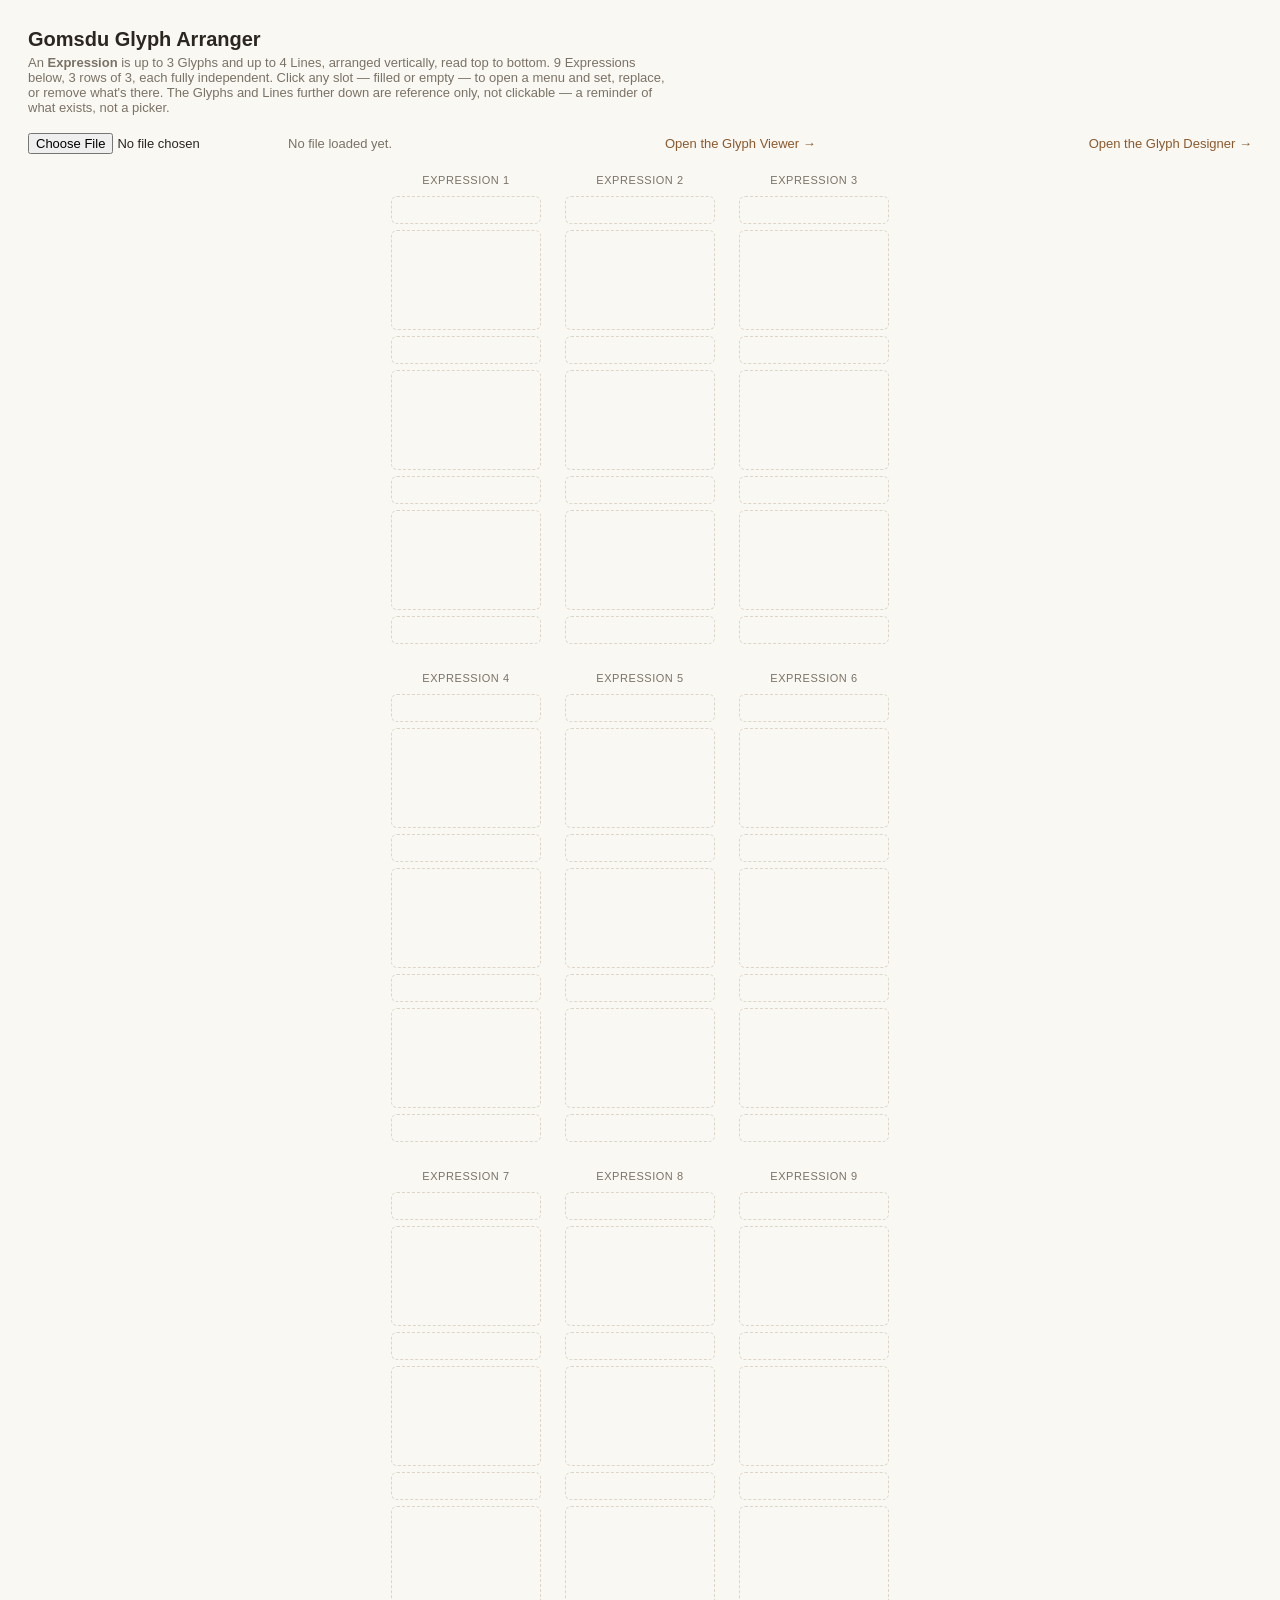
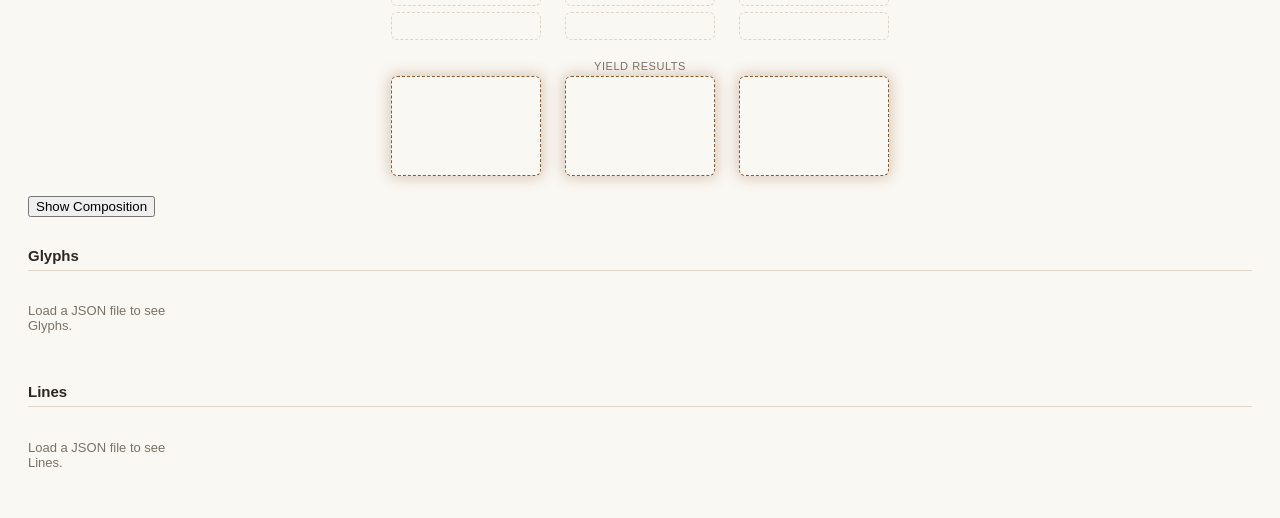
<file: language/gomsdu-glyph-arranger.html>
<!DOCTYPE html>
<html lang="en">
<head>
<meta charset="UTF-8">
<meta name="viewport" content="width=device-width, initial-scale=1">
<title>Gomsdu Glyph Arranger</title>
<style>
  :root {
    --bg: #faf8f3;
    --card: #ffffff;
    --border: #ddd6c8;
    --text: #2b2620;
    --text-muted: #7a7266;
    --accent: #8a5a2e;
    --glow: rgba(138, 90, 46, 0.3);
  }
  @media (prefers-color-scheme: dark) {
    :root {
      --bg: #1c1a16;
      --card: #26221c;
      --border: #3a352c;
      --text: #e9e4d8;
      --text-muted: #a89f8d;
      --accent: #d0a466;
      --glow: rgba(208, 164, 102, 0.4);
    }
  }
  * { box-sizing: border-box; }
  body {
    font-family: -apple-system, "Segoe UI", sans-serif;
    background: var(--bg);
    color: var(--text);
    margin: 0;
    padding: 28px;
  }
  h1 { font-size: 20px; font-weight: 600; margin: 0 0 4px; }
  .intro { font-size: 13px; color: var(--text-muted); margin: 0 0 18px; max-width: 640px; }
  h2 {
    font-size: 15px;
    font-weight: 600;
    margin-top: 30px;
    border-bottom: 1px solid var(--border);
    padding-bottom: 6px;
  }
  .controls {
    margin: 12px 0 20px;
    display: flex;
    gap: 14px;
    align-items: center;
    flex-wrap: wrap;
  }
  .controls input[type="file"] {
    font-size: 13px;
    color: var(--text);
  }
  .status { font-size: 13px; color: var(--text-muted); }
  .nav-link {
    font-size: 13px;
    color: var(--accent);
    text-decoration: none;
    margin-left: auto;
  }
  .nav-link:hover { text-decoration: underline; }

  /* --- 9 Expressions, 3 rows of 3 --- */
  #expressionGrid {
    display: grid;
    grid-template-columns: repeat(3, auto);
    gap: 28px 24px;
    justify-content: center;
    margin: 20px 0;
  }
  .expression-column { display: flex; flex-direction: column; align-items: center; gap: 6px; }
  .expression-label {
    font-size: 11px; color: var(--text-muted); text-transform: uppercase;
    letter-spacing: 0.05em; margin-bottom: 4px;
  }
  .slot {
    width: 150px;
    cursor: pointer;
    border: 1px dashed var(--border);
    border-radius: 6px;
  }
  .slot:hover { border-color: var(--accent); }
  .slot.glyph-slot { height: 100px; }
  .slot.line-slot { height: 28px; }
  .slot svg { width: 100%; height: 100%; display: block; color: var(--text); pointer-events: none; }
  .slot select {
    width: 100%; height: 100%;
    font-family: inherit; font-size: 12px;
    border: 1px solid var(--accent); border-radius: 6px;
    background: var(--card); color: var(--text);
  }

  /* --- Yield Results row: 3 bare Glyph slots below the Expression grid --- */
  #yieldRow {
    display: grid;
    grid-template-columns: repeat(3, auto);
    gap: 28px 24px;
    justify-content: center;
    margin: 4px 0 20px;
  }
  .yield-slot {
    box-shadow: 0 0 14px 2px var(--glow);
    border-color: var(--accent);
  }
  .yield-row-label {
    font-size: 11px; color: var(--text-muted); text-transform: uppercase;
    letter-spacing: 0.05em; text-align: center; margin-bottom: 4px;
  }

  .grid {
    display: grid;
    grid-template-columns: repeat(auto-fill, minmax(140px, 1fr));
    gap: 14px;
  }
  .card {
    background: var(--card);
    border: 1px solid var(--border);
    border-radius: 10px;
    padding: 10px;
    text-align: center;
    color: var(--text);
  }
  .card svg {
    width: 100%;
    height: auto;
    aspect-ratio: 1;
    display: block;
    color: var(--text);
  }
  .card .label {
    font-size: 13px;
    font-weight: 600;
    margin-top: 6px;
    word-break: break-word;
  }
  .card .sub {
    font-size: 11px;
    color: var(--text-muted);
    margin-top: 2px;
    word-break: break-word;
  }
  .placeholder-text { font-size: 11px; fill: var(--text-muted); }
  .missing-text { font-size: 9px; fill: #c0392b; }
  .empty-state { font-size: 13px; color: var(--text-muted); padding: 20px 0; }
</style>
</head>
<body>

<h1>Gomsdu Glyph Arranger</h1>
<p class="intro">An <strong>Expression</strong> is up to 3 Glyphs and up to 4 Lines, arranged vertically, read top to bottom. 9 Expressions below, 3 rows of 3, each fully independent. Click any slot — filled or empty — to open a menu and set, replace, or remove what's there. The Glyphs and Lines further down are reference only, not clickable — a reminder of what exists, not a picker.</p>

<div class="controls">
  <input type="file" id="fileInput" accept="application/json,.json">
  <span class="status" id="status">No file loaded yet.</span>
  <a class="nav-link" href="gomsdu-glyph-viewer.html">Open the Glyph Viewer &rarr;</a>
  <a class="nav-link" href="gomsdu-glyph-designer.html">Open the Glyph Designer &rarr;</a>
</div>

<div id="expressionGrid"></div>

<p class="yield-row-label">Yield Results</p>
<div id="yieldRow"></div>

<div class="controls">
  <button id="showCompositionBtn" type="button">Show Composition</button>
</div>
<pre id="compositionOutput" style="display:none; white-space:pre-wrap; font-family:'SFMono-Regular',Consolas,monospace; font-size:13px; background:var(--card); border:1px solid var(--border); border-radius:8px; padding:14px; margin:0 0 20px;"></pre>

<h2>Glyphs</h2>
<div class="grid" id="glyphReference"><div class="empty-state">Load a JSON file to see Glyphs.</div></div>

<h2>Lines</h2>
<div class="grid" id="lineReference"><div class="empty-state">Load a JSON file to see Lines.</div></div>

<script>
let DATA = null;
const CACHE_KEY = 'gomsduGlyphicSystemJSON';
const EXPRESSION_COUNT = 9;
const SLOT_SEQUENCE = [
  { kind: 'line', index: 0 }, { kind: 'glyph', index: 0 },
  { kind: 'line', index: 1 }, { kind: 'glyph', index: 1 },
  { kind: 'line', index: 2 }, { kind: 'glyph', index: 2 },
  { kind: 'line', index: 3 }
];

const expressions = [];
for (let i = 0; i < EXPRESSION_COUNT; i++) {
  expressions.push({ glyphSlots: [null, null, null], lineSlots: [null, null, null, null] });
}

// A 4th row below the 3x3 Expression grid — 3 bare Glyph slots (no Lines), one per
// column, representing the Glyph a Yield in that column resolves to.
const yieldSlots = [null, null, null];

// Accepts a full Glyphic System file, OR a bare single primitive/glyph object, OR a bare
// array of them — so pasting/loading just one thing you're drafting previews it
// directly instead of crashing on DATA.primitives being undefined.
function normalizeLoadedJSON(parsed) {
  if (parsed && typeof parsed === 'object' && !Array.isArray(parsed) &&
      (Array.isArray(parsed.primitives) || Array.isArray(parsed.glyphs))) {
    if (!Array.isArray(parsed.primitives)) parsed.primitives = [];
    if (!Array.isArray(parsed.glyphs)) parsed.glyphs = [];
    return parsed;
  }
  const items = Array.isArray(parsed) ? parsed : [parsed];
  const primitives = [];
  const glyphs = [];
  items.forEach(function (item) {
    if (!item || typeof item !== 'object') return;
    const isGlyph = ('sound' in item) || ('composition' in item) || ('category' in item);
    (isGlyph ? glyphs : primitives).push(item);
  });
  return { primitives: primitives, glyphs: glyphs };
}

document.getElementById('fileInput').addEventListener('change', function (e) {
  const file = e.target.files[0];
  if (!file) return;
  const reader = new FileReader();
  reader.onload = function (ev) {
    try {
      DATA = normalizeLoadedJSON(JSON.parse(ev.target.result));
      document.getElementById('status').textContent =
        'Loaded ' + file.name + ' — ' + DATA.primitives.length + ' primitives, ' + DATA.glyphs.length + ' Glyphs.';
      renderReference();
      render();
      try { localStorage.setItem(CACHE_KEY, ev.target.result); } catch (err) {}
    } catch (err) {
      document.getElementById('status').textContent = 'Could not parse JSON: ' + err.message;
    }
  };
  reader.readAsText(file);
});

// Best-effort: pick up whatever the Glyph Viewer (or a previous visit here) last
// cached, so the two pages can hand off without re-picking the file every time.
// Silently does nothing if the browser keeps file:// pages on separate storage —
// the file picker above always still works either way.
(function tryLoadFromCache() {
  try {
    const cached = localStorage.getItem(CACHE_KEY);
    if (!cached) return;
    DATA = normalizeLoadedJSON(JSON.parse(cached));
    document.getElementById('status').textContent =
      'Loaded from browser cache — ' + DATA.primitives.length + ' primitives, ' + DATA.glyphs.length + ' Glyphs. Pick a file to refresh.';
    renderReference();
    render();
  } catch (err) {}
})();

function lookupPrimitive(id) {
  return DATA.primitives.find(function (p) { return p.id === id; });
}
function lookupGlyph(id) {
  return DATA.glyphs.find(function (g) { return g.id === id; });
}

function primitiveMarkup(prim) {
  const r = prim.render;
  if (!r) {
    return '<rect x="10" y="10" width="80" height="80" fill="none" stroke="var(--text-muted)" stroke-dasharray="4 4" rx="0"/>' +
      '<text x="50" y="54" text-anchor="middle" class="placeholder-text">' + (prim.status || 'pending') + '</text>';
  }
  const strokeAttrs = 'fill="none" stroke="currentColor" stroke-width="4.5" stroke-linecap="square" stroke-linejoin="miter"';
  if (r.type === 'rect') {
    return '<rect x="' + r.x + '" y="' + r.y + '" width="' + r.width + '" height="' + r.height +
      '" rx="' + (r.rx || 0) + '" ' + strokeAttrs + '/>';
  }
  if (r.type === 'path') {
    return '<path d="' + r.d + '" ' + strokeAttrs + '/>';
  }
  if (r.type === 'multipath') {
    return r.d.map(function (d) { return '<path d="' + d + '" ' + strokeAttrs + '/>'; }).join('');
  }
  if (r.type === 'line-with-dot') {
    return '<path d="' + r.d + '" fill="none" stroke="currentColor" stroke-width="4.5" stroke-linecap="round"/>' +
      '<circle cx="' + r.dot.cx + '" cy="' + r.dot.cy + '" r="' + r.dot.r + '" fill="currentColor"/>';
  }
  if (r.type === 'dots') {
    return r.points.map(function (pt) { return '<circle cx="' + pt.cx + '" cy="' + pt.cy + '" r="' + pt.r + '" fill="currentColor"/>'; }).join('');
  }
  if (r.type === 'line-with-number') {
    const ny = r.numberPosition === 'below' ? 78 : 22;
    return '<path d="' + r.d + '" fill="none" stroke="currentColor" stroke-width="4.5" stroke-linecap="round"/>' +
      '<text x="50" y="' + ny + '" text-anchor="middle" dominant-baseline="middle" font-size="28" font-weight="600" fill="currentColor">' + r.number + '</text>';
  }
  if (r.type === 'line-with-x') {
    const half = r.x.size / 2;
    return '<path d="' + r.d + '" fill="none" stroke="currentColor" stroke-width="4.5" stroke-linecap="round"/>' +
      '<path d="M' + (r.x.cx - half) + ',' + (r.x.cy - half) + ' L' + (r.x.cx + half) + ',' + (r.x.cy + half) +
      ' M' + (r.x.cx - half) + ',' + (r.x.cy + half) + ' L' + (r.x.cx + half) + ',' + (r.x.cy - half) +
      '" fill="none" stroke="currentColor" stroke-width="4.5" stroke-linecap="round"/>';
  }
  return '<text x="50" y="50" text-anchor="middle" class="missing-text">unknown render type</text>';
}

// Recursively resolve a Glyph's composition into nested, transformed <g> groups.
function glyphMarkup(glyph, depth) {
  depth = depth || 0;
  if (depth > 6) {
    return '<text x="50" y="50" text-anchor="middle" class="missing-text">too deeply nested</text>';
  }
  if (!glyph.composition || glyph.composition.length === 0) {
    return '<text x="50" y="54" text-anchor="middle" class="placeholder-text">no symbol yet</text>';
  }
  let out = '';
  glyph.composition.forEach(function (entry) {
    const pos = entry.position || [0.5, 0.5];
    const scale = (entry.scale === undefined) ? 1 : entry.scale;
    const rotation = entry.rotation || 0;
    const fx = pos[0] * 100;
    const fy = pos[1] * 100;
    const transform = 'translate(' + fx + ',' + fy + ') rotate(' + rotation + ') scale(' + scale + ') translate(-50,-50)';
    let inner = '';
    if (entry.primitive) {
      const prim = lookupPrimitive(entry.primitive);
      inner = prim ? primitiveMarkup(prim)
        : '<text x="50" y="50" text-anchor="middle" class="missing-text">missing: ' + entry.primitive + '</text>';
    } else if (entry.glyph) {
      const g = lookupGlyph(entry.glyph);
      inner = g ? glyphMarkup(g, depth + 1)
        : '<text x="50" y="50" text-anchor="middle" class="missing-text">missing: ' + entry.glyph + '</text>';
    }
    out += '<g transform="' + transform + '">' + inner + '</g>';
  });
  return out;
}

function svgWrap(innerMarkup) {
  return '<svg viewBox="0 0 100 100">' + innerMarkup + '</svg>';
}

// Glyphs with a real composition (skips OR/MO, which have none yet).
function availableGlyphs() {
  return DATA.glyphs.filter(function (g) {
    return Array.isArray(g.composition) ? g.composition.length > 0 : !!g.composition;
  });
}
// Lines are Primitives with role "marker" — ownership-line, next-idea-line.
function availableLines() {
  return DATA.primitives.filter(function (p) { return p.role === 'marker'; });
}

function renderReference() {
  const glyphGrid = document.getElementById('glyphReference');
  const lineGrid = document.getElementById('lineReference');
  glyphGrid.innerHTML = '';
  lineGrid.innerHTML = '';

  availableGlyphs().forEach(function (g) {
    const card = document.createElement('div');
    card.className = 'card';
    card.innerHTML = svgWrap(glyphMarkup(g)) + '<div class="label">' + g.id + '</div>' + '<div class="sub">' + g.meaning + '</div>';
    glyphGrid.appendChild(card);
  });

  availableLines().forEach(function (p) {
    const card = document.createElement('div');
    card.className = 'card';
    card.innerHTML = svgWrap(primitiveMarkup(p)) + '<div class="label">' + p.id + '</div>' + '<div class="sub">' + (p.description || '') + '</div>';
    lineGrid.appendChild(card);
  });
}

function getSlotValue(exprIdx, kind, index) {
  const expr = expressions[exprIdx];
  return kind === 'glyph' ? expr.glyphSlots[index] : expr.lineSlots[index];
}
function setSlotValue(exprIdx, kind, index, value) {
  const expr = expressions[exprIdx];
  if (kind === 'glyph') expr.glyphSlots[index] = value; else expr.lineSlots[index] = value;
}

function buildExpressionGrid() {
  const container = document.getElementById('expressionGrid');
  container.innerHTML = '';
  for (let e = 0; e < EXPRESSION_COUNT; e++) {
    const col = document.createElement('div');
    col.className = 'expression-column';
    const label = document.createElement('div');
    label.className = 'expression-label';
    label.textContent = 'Expression ' + (e + 1);
    col.appendChild(label);

    SLOT_SEQUENCE.forEach(function (s) {
      const slot = document.createElement('div');
      slot.className = 'slot ' + (s.kind === 'glyph' ? 'glyph-slot' : 'line-slot');
      slot.dataset.expression = e;
      slot.dataset.kind = s.kind;
      slot.dataset.index = s.index;
      slot.addEventListener('click', function () { openSlotMenu(slot); });
      col.appendChild(slot);
    });
    container.appendChild(col);
  }
}
buildExpressionGrid();

function buildYieldRow() {
  const container = document.getElementById('yieldRow');
  container.innerHTML = '';
  for (let i = 0; i < 3; i++) {
    const slot = document.createElement('div');
    slot.className = 'slot glyph-slot yield-slot';
    slot.dataset.yieldIndex = i;
    slot.addEventListener('click', function () { openYieldSlotMenu(slot); });
    container.appendChild(slot);
  }
}
buildYieldRow();

function renderSlot(el) {
  const exprIdx = parseInt(el.dataset.expression, 10);
  const kind = el.dataset.kind;
  const index = parseInt(el.dataset.index, 10);
  const value = getSlotValue(exprIdx, kind, index);
  if (!value) { el.innerHTML = ''; return; }
  el.innerHTML = kind === 'glyph'
    ? svgWrap(glyphMarkup(lookupGlyph(value)))
    : svgWrap(primitiveMarkup(lookupPrimitive(value)));
}

function openSlotMenu(el) {
  if (!DATA) return;
  if (el.querySelector('select')) return; // already open
  const exprIdx = parseInt(el.dataset.expression, 10);
  const kind = el.dataset.kind;
  const index = parseInt(el.dataset.index, 10);
  const current = getSlotValue(exprIdx, kind, index);
  const options = kind === 'glyph' ? availableGlyphs() : availableLines();

  const select = document.createElement('select');

  if (current) {
    const removeOpt = document.createElement('option');
    removeOpt.value = '__remove__';
    removeOpt.textContent = '— Remove —';
    select.appendChild(removeOpt);
  } else {
    const cancelOpt = document.createElement('option');
    cancelOpt.value = '';
    cancelOpt.textContent = '— Cancel —';
    cancelOpt.selected = true;
    select.appendChild(cancelOpt);
  }

  options.forEach(function (opt) {
    const label = kind === 'glyph' ? opt.meaning : (opt.description || '');
    const o = document.createElement('option');
    o.value = opt.id;
    o.textContent = opt.id + ' — ' + label;
    if (opt.id === current) o.selected = true;
    select.appendChild(o);
  });

  select.addEventListener('change', function () {
    const val = select.value;
    if (val === '__remove__') setSlotValue(exprIdx, kind, index, null);
    else if (val !== '') setSlotValue(exprIdx, kind, index, val);
    render();
  });
  select.addEventListener('blur', function () {
    render();
  });
  select.addEventListener('click', function (e) { e.stopPropagation(); });

  el.innerHTML = '';
  el.appendChild(select);
  select.focus();
  try { select.showPicker && select.showPicker(); } catch (err) {}
}

function renderYieldSlot(el) {
  const idx = parseInt(el.dataset.yieldIndex, 10);
  const value = yieldSlots[idx];
  if (!value) { el.innerHTML = ''; return; }
  el.innerHTML = svgWrap(glyphMarkup(lookupGlyph(value)));
}

function openYieldSlotMenu(el) {
  if (!DATA) return;
  if (el.querySelector('select')) return; // already open
  const idx = parseInt(el.dataset.yieldIndex, 10);
  const current = yieldSlots[idx];
  const options = availableGlyphs();

  const select = document.createElement('select');

  if (current) {
    const removeOpt = document.createElement('option');
    removeOpt.value = '__remove__';
    removeOpt.textContent = '— Remove —';
    select.appendChild(removeOpt);
  } else {
    const cancelOpt = document.createElement('option');
    cancelOpt.value = '';
    cancelOpt.textContent = '— Cancel —';
    cancelOpt.selected = true;
    select.appendChild(cancelOpt);
  }

  options.forEach(function (opt) {
    const o = document.createElement('option');
    o.value = opt.id;
    o.textContent = opt.id + ' — ' + opt.meaning;
    if (opt.id === current) o.selected = true;
    select.appendChild(o);
  });

  select.addEventListener('change', function () {
    const val = select.value;
    if (val === '__remove__') yieldSlots[idx] = null;
    else if (val !== '') yieldSlots[idx] = val;
    render();
  });
  select.addEventListener('blur', function () {
    render();
  });
  select.addEventListener('click', function (e) { e.stopPropagation(); });

  el.innerHTML = '';
  el.appendChild(select);
  select.focus();
  try { select.showPicker && select.showPicker(); } catch (err) {}
}

function render() {
  document.querySelectorAll('.slot').forEach(function (el) {
    if (el.dataset.yieldIndex !== undefined) renderYieldSlot(el);
    else renderSlot(el);
  });
}

// Quick, plain-text dump of every Expression's contents, slot by slot, skipping
// empty ones — not pretty, just enough to read the flow across all 9 at a glance.
function buildCompositionText() {
  const out = [];
  for (let e = 0; e < EXPRESSION_COUNT; e++) {
    out.push('Expression ' + (e + 1) + ':');
    let any = false;
    SLOT_SEQUENCE.forEach(function (s) {
      const val = getSlotValue(e, s.kind, s.index);
      if (!val) return;
      any = true;
      out.push('  ' + (s.kind === 'glyph' ? 'Glyph' : 'Line') + ' ' + (s.index + 1) + ': ' + val);
    });
    if (!any) out.push('  (empty)');
    out.push('');
  }
  out.push('Yield Results:');
  let anyYield = false;
  yieldSlots.forEach(function (val, i) {
    if (!val) return;
    anyYield = true;
    out.push('  Column ' + (i + 1) + ': ' + val);
  });
  if (!anyYield) out.push('  (empty)');
  return out.join('\n');
}

document.getElementById('showCompositionBtn').addEventListener('click', function () {
  const pre = document.getElementById('compositionOutput');
  pre.textContent = buildCompositionText();
  pre.style.display = 'block';
});
</script>

</body>
</html>
</file>
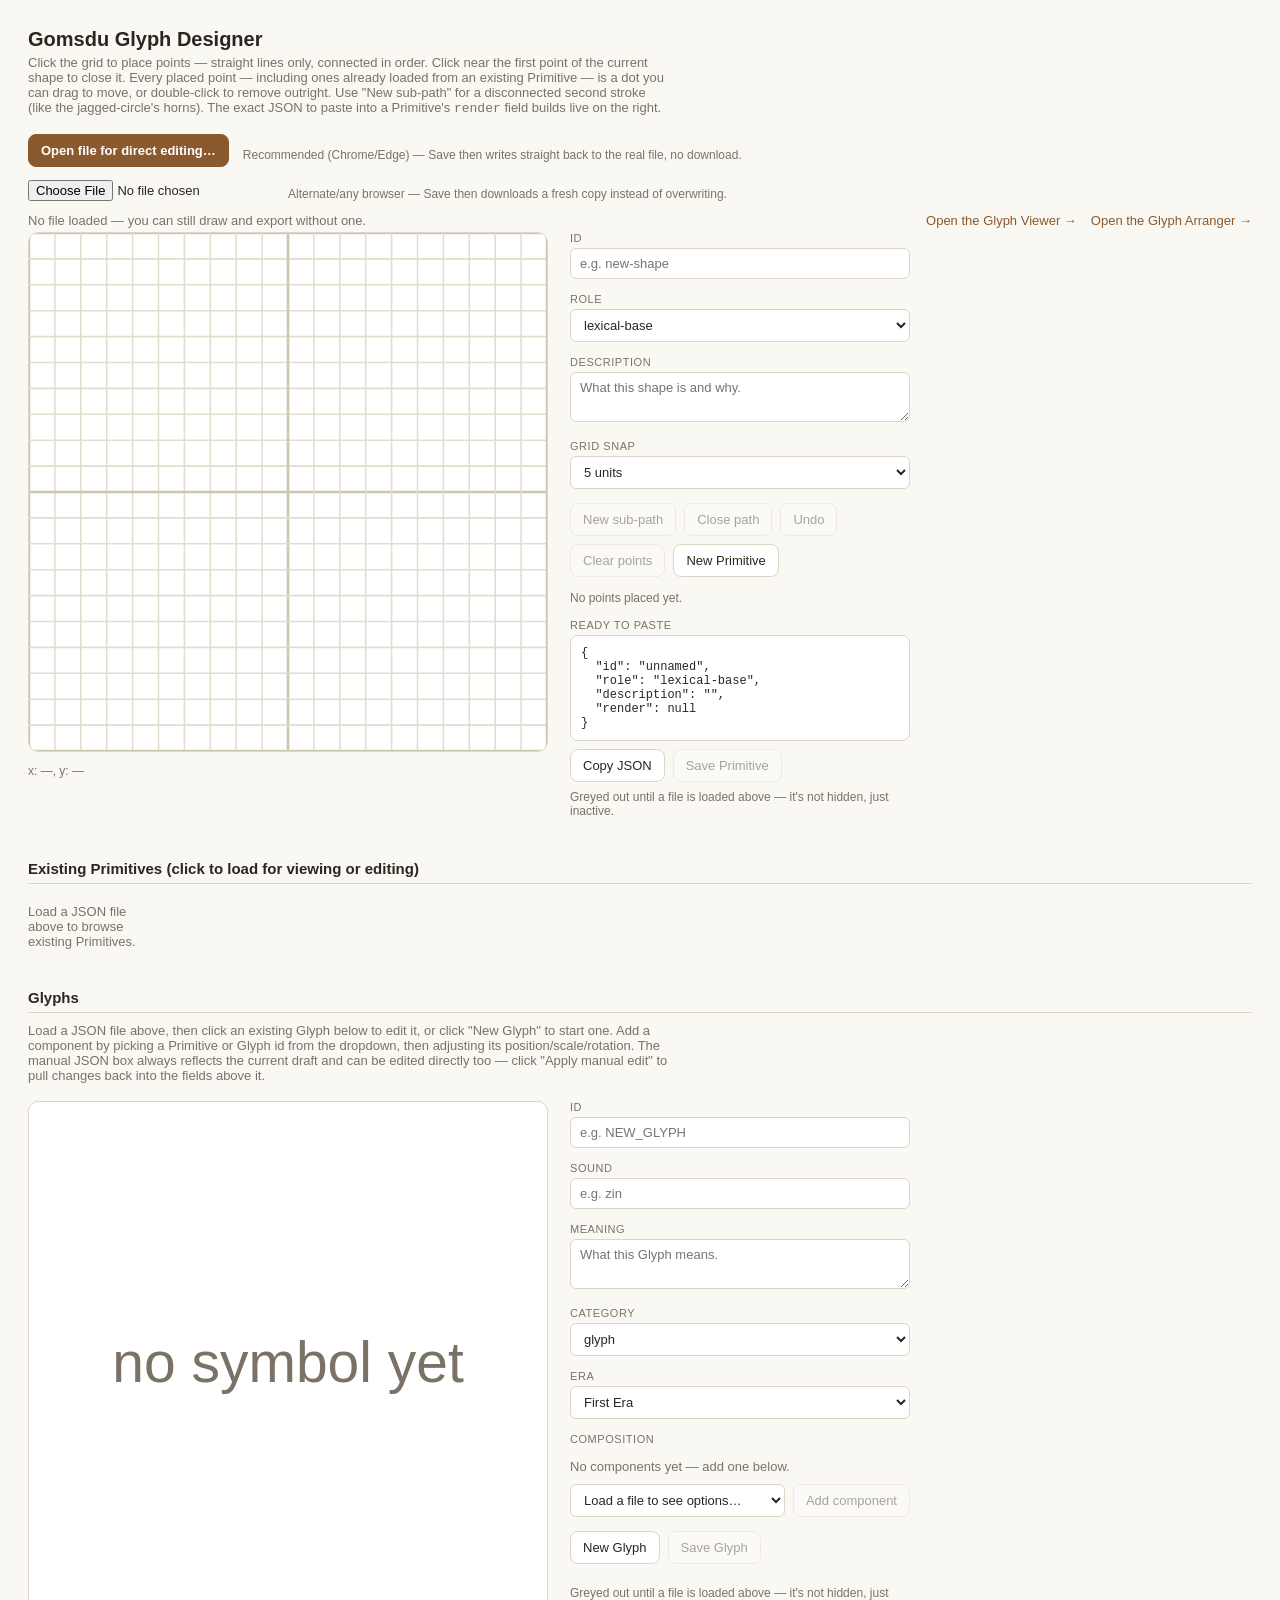
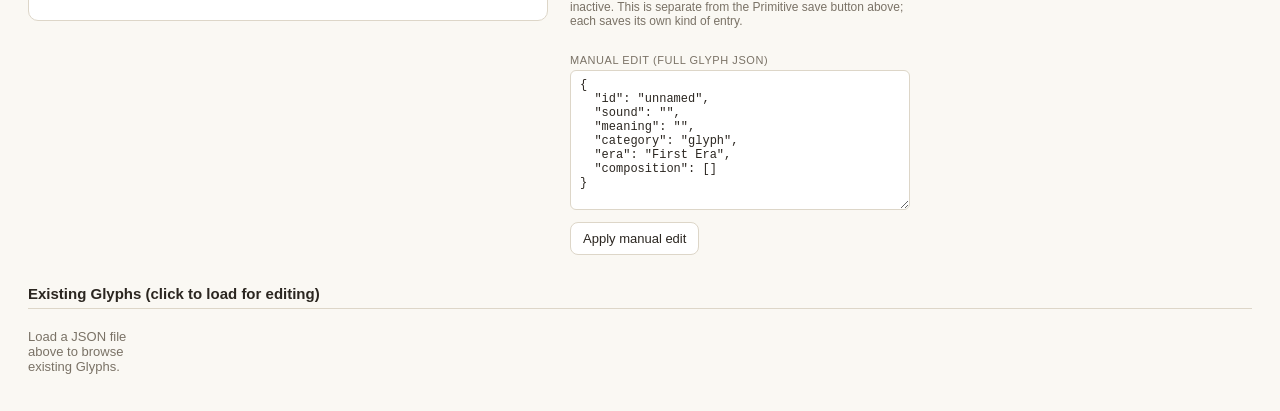
<file: language/gomsdu-glyph-designer.html>
<!DOCTYPE html>
<html lang="en">
<head>
<meta charset="UTF-8">
<meta name="viewport" content="width=device-width, initial-scale=1">
<title>Gomsdu Glyph Designer</title>
<style>
  :root {
    --bg: #faf8f3;
    --card: #ffffff;
    --border: #ddd6c8;
    --text: #2b2620;
    --text-muted: #7a7266;
    --accent: #8a5a2e;
    --grid-line: #e3ddce;
    --grid-line-strong: #cfc6b2;
  }
  @media (prefers-color-scheme: dark) {
    :root {
      --bg: #1c1a16;
      --card: #26221c;
      --border: #3a352c;
      --text: #e9e4d8;
      --text-muted: #a89f8d;
      --accent: #d0a466;
      --grid-line: #332f27;
      --grid-line-strong: #443f34;
    }
  }
  * { box-sizing: border-box; }
  body {
    font-family: -apple-system, "Segoe UI", sans-serif;
    background: var(--bg);
    color: var(--text);
    margin: 0;
    padding: 28px;
  }
  h1 { font-size: 20px; font-weight: 600; margin: 0 0 4px; }
  h2 { font-size: 15px; font-weight: 600; margin: 30px 0 10px; border-bottom: 1px solid var(--border); padding-bottom: 6px; }
  .intro { font-size: 13px; color: var(--text-muted); margin: 0 0 18px; max-width: 640px; }
  .controls { margin: 12px 0 4px; display: flex; gap: 14px; align-items: center; flex-wrap: wrap; }
  .controls input[type="file"] { font-size: 13px; color: var(--text); }
  .status { font-size: 13px; color: var(--text-muted); }
  .nav-links { display: flex; gap: 14px; margin-left: auto; flex-wrap: wrap; }
  .nav-link { font-size: 13px; color: var(--accent); text-decoration: none; }
  .nav-link:hover { text-decoration: underline; }

  .workspace { display: flex; gap: 22px; flex-wrap: wrap; align-items: flex-start; }

  .canvas-wrap { flex: 0 0 auto; }
  svg#canvas {
    width: 520px;
    height: 520px;
    background: var(--card);
    border: 1px solid var(--border);
    border-radius: 10px;
    cursor: crosshair;
    touch-action: none;
  }
  .grid-line { stroke: var(--grid-line); stroke-width: 0.3; }
  .grid-line-strong { stroke: var(--grid-line-strong); stroke-width: 0.5; }
  .path-stroke { fill: none; stroke: var(--text); stroke-width: 2.2; stroke-linecap: square; stroke-linejoin: miter; }
  .path-stroke.live { stroke: var(--accent); }
  .point-dot { fill: var(--accent); cursor: grab; }
  .point-dot:active { cursor: grabbing; }
  .point-dot.first { fill: var(--text); stroke: var(--accent); stroke-width: 1; }
  .hover-readout { font-size: 12px; color: var(--text-muted); margin-top: 8px; }

  .panel { flex: 1 1 260px; min-width: 260px; max-width: 340px; display: flex; flex-direction: column; gap: 14px; }
  .field label { display: block; font-size: 11px; color: var(--text-muted); text-transform: uppercase; letter-spacing: 0.05em; margin-bottom: 4px; }
  .field input[type="text"], .field select, .field textarea {
    width: 100%; font-family: inherit; font-size: 13px; padding: 7px 9px;
    border: 1px solid var(--border); border-radius: 6px; background: var(--card); color: var(--text);
  }
  .field textarea { resize: vertical; min-height: 50px; }

  .btn-row { display: flex; gap: 8px; flex-wrap: wrap; }
  button {
    font-family: inherit; font-size: 13px; padding: 8px 12px;
    border: 1px solid var(--border); border-radius: 8px; background: var(--card); color: var(--text); cursor: pointer;
  }
  button:not(:disabled):hover { border-color: var(--accent); }
  button:disabled { opacity: 0.4; cursor: default; }
  .primary-btn {
    background: var(--accent); color: var(--card); border-color: var(--accent); font-weight: 600;
  }
  .primary-btn:not(:disabled):hover { opacity: 0.88; border-color: var(--accent); }

  .point-list { font-size: 12px; color: var(--text-muted); word-break: break-word; }
  pre.output {
    font-family: "SFMono-Regular", Consolas, monospace;
    font-size: 12px; white-space: pre-wrap; word-break: break-word;
    background: var(--card); border: 1px solid var(--border); border-radius: 8px;
    padding: 10px; margin: 0; max-height: 260px; overflow: auto;
  }

  .grid { display: grid; grid-template-columns: repeat(auto-fill, minmax(120px, 1fr)); gap: 12px; }
  .card {
    background: var(--card); border: 1px solid var(--border); border-radius: 10px;
    padding: 8px; text-align: center; color: var(--text); font-family: inherit; cursor: pointer;
  }
  .card:disabled { opacity: 0.4; cursor: default; }
  .card:not(:disabled):hover { border-color: var(--accent); }
  .card svg { width: 100%; height: auto; aspect-ratio: 1; display: block; color: var(--text); }
  .card .label { font-size: 12px; font-weight: 600; margin-top: 6px; }
  .empty-state { font-size: 13px; color: var(--text-muted); padding: 10px 0; }

  .comp-row {
    display: flex; flex-wrap: wrap; gap: 6px; align-items: center;
    border: 1px solid var(--border); border-radius: 8px; padding: 8px; margin-bottom: 8px; font-size: 12px;
  }
  .comp-row .ref-label { font-weight: 600; flex: 1 1 100%; }
  .comp-row input[type="number"] {
    width: 58px; font-family: inherit; font-size: 12px; padding: 4px 6px;
    border: 1px solid var(--border); border-radius: 5px; background: var(--card); color: var(--text);
  }
  .comp-row .remove-btn { margin-left: auto; padding: 4px 8px; font-size: 11px; }
  #addComponentId {
    flex: 1; min-width: 140px; font-family: inherit; font-size: 13px; padding: 7px 9px;
    border: 1px solid var(--border); border-radius: 6px; background: var(--card); color: var(--text);
  }
  #addComponentId:disabled { opacity: 0.6; }
  #glyphPreview { width: 520px; height: 520px; background: var(--card); border: 1px solid var(--border); border-radius: 10px; }
  #glyphManualJSON { min-height: 140px; font-family: "SFMono-Regular", Consolas, monospace; font-size: 12px; }
</style>
</head>
<body>

<h1>Gomsdu Glyph Designer</h1>
<p class="intro">Click the grid to place points — straight lines only, connected in order. Click near the first point of the current shape to close it. Every placed point — including ones already loaded from an existing Primitive — is a dot you can drag to move, or double-click to remove outright. Use "New sub-path" for a disconnected second stroke (like the jagged-circle's horns). The exact JSON to paste into a Primitive's <code>render</code> field builds live on the right.</p>

<div class="controls">
  <button id="connectFileBtn" type="button" class="primary-btn">Open file for direct editing&hellip;</button>
  <span class="hover-readout">Recommended (Chrome/Edge) — Save then writes straight back to the real file, no download.</span>
</div>
<div class="controls">
  <input type="file" id="fileInput" accept="application/json,.json">
  <span class="hover-readout">Alternate/any browser — Save then downloads a fresh copy instead of overwriting.</span>
</div>
<div class="controls">
  <span class="status" id="status">No file loaded — you can still draw and export without one.</span>
  <div class="nav-links">
    <a class="nav-link" href="gomsdu-glyph-viewer.html">Open the Glyph Viewer &rarr;</a>
    <a class="nav-link" href="gomsdu-glyph-arranger.html">Open the Glyph Arranger &rarr;</a>
  </div>
</div>

<div class="workspace">
  <div class="canvas-wrap">
    <svg id="canvas" viewBox="0 0 100 100"></svg>
    <div class="hover-readout" id="hoverReadout">x: —, y: —</div>
  </div>

  <div class="panel">
    <div class="field">
      <label for="idInput">id</label>
      <input type="text" id="idInput" placeholder="e.g. new-shape">
    </div>
    <div class="field">
      <label for="roleInput">role</label>
      <select id="roleInput">
        <option value="lexical-base">lexical-base</option>
        <option value="marker">marker</option>
      </select>
    </div>
    <div class="field">
      <label for="descInput">description</label>
      <textarea id="descInput" placeholder="What this shape is and why."></textarea>
    </div>
    <div class="field">
      <label for="snapInput">grid snap</label>
      <select id="snapInput">
        <option value="5" selected>5 units</option>
        <option value="10">10 units</option>
        <option value="1">1 unit (fine)</option>
      </select>
    </div>

    <div class="btn-row">
      <button id="newSubpathBtn" type="button" disabled>New sub-path</button>
      <button id="closeBtn" type="button" disabled>Close path</button>
      <button id="undoBtn" type="button" disabled>Undo</button>
      <button id="clearBtn" type="button" disabled>Clear points</button>
      <button id="newPrimitiveBtn" type="button">New Primitive</button>
    </div>

    <div class="point-list" id="pointList">No points placed yet.</div>

    <div class="field">
      <label>ready to paste</label>
      <pre class="output" id="output">{}</pre>
      <div class="btn-row" style="margin-top:8px;">
        <button id="copyBtn" type="button">Copy JSON</button>
        <button id="saveBtn" type="button" disabled>Save Primitive</button>
      </div>
      <p class="hover-readout" id="saveBtnHint" style="margin-top:8px;">Greyed out until a file is loaded above — it's not hidden, just inactive.</p>
    </div>
  </div>
</div>

<h2>Existing Primitives (click to load for viewing or editing)</h2>
<div class="grid" id="refGrid"><div class="empty-state">Load a JSON file above to browse existing Primitives.</div></div>

<h2>Glyphs</h2>
<p class="intro">Load a JSON file above, then click an existing Glyph below to edit it, or click "New Glyph" to start one. Add a component by picking a Primitive or Glyph id from the dropdown, then adjusting its position/scale/rotation. The manual JSON box always reflects the current draft and can be edited directly too — click "Apply manual edit" to pull changes back into the fields above it.</p>

<div class="workspace">
  <div class="canvas-wrap">
    <svg id="glyphPreview" viewBox="0 0 100 100"></svg>
  </div>

  <div class="panel">
    <div class="field">
      <label for="glyphIdInput">id</label>
      <input type="text" id="glyphIdInput" placeholder="e.g. NEW_GLYPH">
    </div>
    <div class="field">
      <label for="glyphSoundInput">sound</label>
      <input type="text" id="glyphSoundInput" placeholder="e.g. zin">
    </div>
    <div class="field">
      <label for="glyphMeaningInput">meaning</label>
      <textarea id="glyphMeaningInput" placeholder="What this Glyph means."></textarea>
    </div>
    <div class="field">
      <label for="glyphCategoryInput">category</label>
      <select id="glyphCategoryInput">
        <option value="glyph">glyph</option>
        <option value="diglyph">diglyph</option>
        <option value="triglyph">triglyph</option>
        <option value="tetglyph">tetglyph</option>
      </select>
    </div>
    <div class="field">
      <label for="glyphEraInput">era</label>
      <select id="glyphEraInput">
        <option value="First Era">First Era</option>
        <option value="Second Era">Second Era</option>
        <option value="Third Era">Third Era</option>
      </select>
    </div>

    <div class="field">
      <label>composition</label>
      <div id="compositionRows"></div>
      <div class="btn-row">
        <select id="addComponentId"><option value="">Load a file to see options&hellip;</option></select>
        <button id="addComponentBtn" type="button" disabled>Add component</button>
      </div>
    </div>

    <div class="btn-row">
      <button id="newGlyphBtn" type="button">New Glyph</button>
      <button id="saveGlyphBtn" type="button" disabled>Save Glyph</button>
    </div>
    <p class="hover-readout" id="saveGlyphBtnHint">Greyed out until a file is loaded above — it's not hidden, just inactive. This is separate from the Primitive save button above; each saves its own kind of entry.</p>

    <div class="field">
      <label>manual edit (full Glyph JSON)</label>
      <textarea id="glyphManualJSON"></textarea>
      <div class="btn-row" style="margin-top:8px;">
        <button id="applyManualBtn" type="button">Apply manual edit</button>
      </div>
    </div>
  </div>
</div>

<h2>Existing Glyphs (click to load for editing)</h2>
<div class="grid" id="glyphRefGrid"><div class="empty-state">Load a JSON file above to browse existing Glyphs.</div></div>

<script>
let DATA = null;
let sourceFileName = 'gomsdu-glyphic-system.json';
let fileHandle = null; // FileSystemFileHandle when connected via "Open file for direct editing" — Save writes straight to it, no download
const CACHE_KEY = 'gomsduGlyphicSystemJSON';
const NS = 'http://www.w3.org/2000/svg';

document.getElementById('connectFileBtn').addEventListener('click', async function () {
  const statusEl = document.getElementById('status');
  if (!window.showOpenFilePicker) {
    statusEl.textContent = 'Your browser doesn\'t support direct file editing (Chrome or Edge only) — use "Choose File" instead; Save will download a copy each time.';
    return;
  }
  let handle;
  try {
    [handle] = await window.showOpenFilePicker({
      types: [{ description: 'Gomsdu Glyphic System JSON', accept: { 'application/json': ['.json'] } }]
    });
  } catch (err) {
    return; // user cancelled the picker
  }
  try {
    const perm = await handle.requestPermission({ mode: 'readwrite' });
    if (perm !== 'granted') {
      statusEl.textContent = 'Write permission not granted — Save will download a copy instead of writing to ' + handle.name + '.';
      return;
    }
    const file = await handle.getFile();
    const text = await file.text();
    DATA = normalizeLoadedJSON(JSON.parse(text)).data;
    fileHandle = handle;
    sourceFileName = handle.name;
    statusEl.textContent = 'Connected to ' + handle.name + ' — Save now writes straight to this file, no download needed.';
    renderRefGrid();
    renderGlyphRefGrid();
    refreshIdsDatalist();
    document.getElementById('saveBtn').disabled = false;
    document.getElementById('saveGlyphBtn').disabled = false;
    document.getElementById('addComponentBtn').disabled = false;
    try { localStorage.setItem(CACHE_KEY, text); } catch (err) {}
  } catch (err) {
    statusEl.textContent = 'Could not open that file: ' + err.message;
  }
});

// actions: {type:'point', x, y} | {type:'newSubpath'} | {type:'close'}
let actions = [];

// Accepts a full Glyphic System file, OR a bare single primitive/glyph object, OR a bare
// array of them — so pasting/loading just one thing you're drafting previews it
// directly instead of crashing on DATA.primitives being undefined. A snippet load
// never enables Save, since there's no real file underneath it to merge into.
function normalizeLoadedJSON(parsed) {
  if (parsed && typeof parsed === 'object' && !Array.isArray(parsed) &&
      (Array.isArray(parsed.primitives) || Array.isArray(parsed.glyphs))) {
    if (!Array.isArray(parsed.primitives)) parsed.primitives = [];
    if (!Array.isArray(parsed.glyphs)) parsed.glyphs = [];
    return { data: parsed, wasSnippet: false };
  }
  const items = Array.isArray(parsed) ? parsed : [parsed];
  const primitives = [];
  const glyphs = [];
  items.forEach(function (item) {
    if (!item || typeof item !== 'object') return;
    const isGlyph = ('sound' in item) || ('composition' in item) || ('category' in item);
    (isGlyph ? glyphs : primitives).push(item);
  });
  return { data: { primitives: primitives, glyphs: glyphs }, wasSnippet: true };
}

document.getElementById('fileInput').addEventListener('change', function (e) {
  const file = e.target.files[0];
  if (!file) return;
  const reader = new FileReader();
  reader.onload = function (ev) {
    try {
      const result = normalizeLoadedJSON(JSON.parse(ev.target.result));
      DATA = result.data;
      fileHandle = null; // this path never has a writable handle — Save will download a copy
      if (result.wasSnippet) {
        document.getElementById('status').textContent =
          'Previewing a pasted snippet (not a full file) — ' + DATA.primitives.length + ' primitive(s), ' + DATA.glyphs.length + ' Glyph(s). Save is disabled until a real file is loaded.';
        document.getElementById('saveBtn').disabled = true;
        document.getElementById('saveGlyphBtn').disabled = true;
        document.getElementById('addComponentBtn').disabled = true;
      } else {
        sourceFileName = file.name;
        document.getElementById('status').textContent =
          'Loaded ' + file.name + ' — ' + DATA.primitives.length + ' primitives, ' + DATA.glyphs.length + ' Glyphs.';
        document.getElementById('saveBtn').disabled = false;
        document.getElementById('saveGlyphBtn').disabled = false;
        document.getElementById('addComponentBtn').disabled = false;
        try { localStorage.setItem(CACHE_KEY, ev.target.result); } catch (err) {}
      }
      renderRefGrid();
      renderGlyphRefGrid();
      refreshIdsDatalist();
    } catch (err) {
      document.getElementById('status').textContent = 'Could not parse JSON: ' + err.message;
    }
  };
  reader.readAsText(file);
});

(function tryLoadFromCache() {
  try {
    const cached = localStorage.getItem(CACHE_KEY);
    if (!cached) return;
    const result = normalizeLoadedJSON(JSON.parse(cached));
    DATA = result.data;
    document.getElementById('status').textContent =
      'Loaded from browser cache — ' + DATA.primitives.length + ' primitives, ' + DATA.glyphs.length + ' Glyphs. Pick a file to refresh.';
    renderRefGrid();
    renderGlyphRefGrid();
    refreshIdsDatalist();
    document.getElementById('saveBtn').disabled = false;
    document.getElementById('saveGlyphBtn').disabled = false;
    document.getElementById('addComponentBtn').disabled = false;
  } catch (err) {}
})();

// ---- parsing an existing render back into actions, for editing ----
function parsePathToActions(d) {
  const out = [];
  const tokens = d.match(/[MLZ]|-?\d*\.?\d+/g) || [];
  let i = 0;
  while (i < tokens.length) {
    const t = tokens[i];
    if (t === 'M' || t === 'L') { i++; continue; }
    if (t === 'Z') { out.push({ type: 'close' }); i++; continue; }
    const x = parseFloat(tokens[i]);
    const y = parseFloat(tokens[i + 1]);
    out.push({ type: 'point', x: x, y: y });
    i += 2;
  }
  return out;
}
function parseRenderToActions(render) {
  if (!render) return [];
  if (render.type === 'path') return parsePathToActions(render.d);
  if (render.type === 'multipath') {
    let out = [];
    render.d.forEach(function (d, idx) {
      const sub = parsePathToActions(d);
      const endsClosed = sub.length && sub[sub.length - 1].type === 'close';
      out = out.concat(sub);
      if (!endsClosed && idx < render.d.length - 1) out.push({ type: 'newSubpath' });
    });
    return out;
  }
  if (render.type === 'rect') {
    // Converted to a closed 4-corner path. Loses the distinct "rect" render type and any
    // corner radius (rx) on save — harmless today since every rect in this system has rx 0.
    const x = render.x, y = render.y, w = render.width, h = render.height;
    return [
      { type: 'point', x: x, y: y },
      { type: 'point', x: x + w, y: y },
      { type: 'point', x: x + w, y: y + h },
      { type: 'point', x: x, y: y + h },
      { type: 'close' }
    ];
  }
  return null; // dots / line-with-dot / no render — genuinely not point-sequences, can't be edited here
}
function explainNotEditable(render) {
  if (!render) return 'no shape defined yet';
  if (render.type === 'dots') return 'a "dots" shape (filled circles) — this tool only draws straight-line paths, not circles';
  if (render.type === 'line-with-dot') return 'a "line-with-dot" shape — the dot half can\'t be point-edited, so the whole thing is excluded';
  return 'an unsupported render type ("' + render.type + '")';
}

// ---- static primitive rendering, for the reference gallery (mirrors the viewer) ----
function staticPrimitiveMarkup(prim) {
  const r = prim.render;
  if (!r) return '<text x="50" y="54" text-anchor="middle" font-size="11" fill="var(--text-muted)">' + (prim.status || 'pending') + '</text>';
  const attrs = 'fill="none" stroke="currentColor" stroke-width="4.5" stroke-linecap="square" stroke-linejoin="miter"';
  if (r.type === 'rect') return '<rect x="' + r.x + '" y="' + r.y + '" width="' + r.width + '" height="' + r.height + '" rx="' + (r.rx || 0) + '" ' + attrs + '/>';
  if (r.type === 'path') return '<path d="' + r.d + '" ' + attrs + '/>';
  if (r.type === 'multipath') return r.d.map(function (d) { return '<path d="' + d + '" ' + attrs + '/>'; }).join('');
  if (r.type === 'line-with-dot') return '<path d="' + r.d + '" fill="none" stroke="currentColor" stroke-width="4.5" stroke-linecap="round"/><circle cx="' + r.dot.cx + '" cy="' + r.dot.cy + '" r="' + r.dot.r + '" fill="currentColor"/>';
  if (r.type === 'dots') return r.points.map(function (pt) { return '<circle cx="' + pt.cx + '" cy="' + pt.cy + '" r="' + pt.r + '" fill="currentColor"/>'; }).join('');
  if (r.type === 'line-with-number') {
    const ny = r.numberPosition === 'below' ? 78 : 22;
    return '<path d="' + r.d + '" fill="none" stroke="currentColor" stroke-width="4.5" stroke-linecap="round"/>' +
      '<text x="50" y="' + ny + '" text-anchor="middle" dominant-baseline="middle" font-size="28" font-weight="600" fill="currentColor">' + r.number + '</text>';
  }
  if (r.type === 'line-with-x') {
    const half = r.x.size / 2;
    return '<path d="' + r.d + '" fill="none" stroke="currentColor" stroke-width="4.5" stroke-linecap="round"/>' +
      '<path d="M' + (r.x.cx - half) + ',' + (r.x.cy - half) + ' L' + (r.x.cx + half) + ',' + (r.x.cy + half) +
      ' M' + (r.x.cx - half) + ',' + (r.x.cy + half) + ' L' + (r.x.cx + half) + ',' + (r.x.cy - half) +
      '" fill="none" stroke="currentColor" stroke-width="4.5" stroke-linecap="round"/>';
  }
  return '';
}

function renderRefGrid() {
  const grid = document.getElementById('refGrid');
  grid.innerHTML = '';
  DATA.primitives.forEach(function (p) {
    const editable = parseRenderToActions(p.render) !== null;
    const btn = document.createElement('button');
    btn.className = 'card';
    btn.type = 'button';
    btn.title = editable ? 'Click to load onto the canvas' : 'Not editable here — ' + explainNotEditable(p.render);
    btn.disabled = !editable;
    btn.innerHTML = '<svg viewBox="0 0 100 100">' + staticPrimitiveMarkup(p) + '</svg><div class="label">' + p.id + '</div>';
    btn.addEventListener('click', function () {
      const parsed = parseRenderToActions(p.render);
      if (!parsed) return;
      actions = parsed.slice();
      document.getElementById('idInput').value = p.id + '-copy';
      document.getElementById('roleInput').value = p.role || 'lexical-base';
      document.getElementById('descInput').value = p.description || '';
      render();
    });
    grid.appendChild(btn);
  });
}

// ==== Glyph editor ====
let glyphDraft = { composition: [] };

function lookupPrimitive(id) { return DATA && DATA.primitives.find(function (p) { return p.id === id; }); }
function lookupGlyph(id) { return DATA && DATA.glyphs.find(function (g) { return g.id === id; }); }

// Recursively resolves a Glyph's composition into nested, transformed <g> groups — mirrors the viewer.
function glyphMarkup(glyph, depth) {
  depth = depth || 0;
  if (depth > 6) return '<text x="50" y="50" text-anchor="middle" font-size="9" fill="#c0392b">too deeply nested</text>';
  if (!glyph.composition || glyph.composition.length === 0) return '<text x="50" y="54" text-anchor="middle" font-size="11" fill="var(--text-muted)">no symbol yet</text>';
  let out = '';
  glyph.composition.forEach(function (entry) {
    const pos = entry.position || [0.5, 0.5];
    const scale = (entry.scale === undefined) ? 1 : entry.scale;
    const rotation = entry.rotation || 0;
    const fx = pos[0] * 100;
    const fy = pos[1] * 100;
    const transform = 'translate(' + fx + ',' + fy + ') rotate(' + rotation + ') scale(' + scale + ') translate(-50,-50)';
    let inner = '';
    if (entry.primitive) {
      const prim = lookupPrimitive(entry.primitive);
      inner = prim ? staticPrimitiveMarkup(prim) : '<text x="50" y="50" text-anchor="middle" font-size="9" fill="#c0392b">missing: ' + entry.primitive + '</text>';
    } else if (entry.glyph) {
      const g = lookupGlyph(entry.glyph);
      inner = g ? glyphMarkup(g, depth + 1) : '<text x="50" y="50" text-anchor="middle" font-size="9" fill="#c0392b">missing: ' + entry.glyph + '</text>';
    }
    out += '<g transform="' + transform + '">' + inner + '</g>';
  });
  return out;
}

function refreshIdsDatalist() {
  const sel = document.getElementById('addComponentId');
  if (!DATA || (DATA.primitives.length === 0 && DATA.glyphs.length === 0)) {
    sel.innerHTML = '<option value="">Load a file to see options&hellip;</option>';
    return;
  }
  const primOptions = DATA.primitives.map(function (p) { return '<option value="' + p.id + '">' + p.id + '</option>'; }).join('');
  const glyphOptions = DATA.glyphs.map(function (g) { return '<option value="' + g.id + '">' + g.id + '</option>'; }).join('');
  sel.innerHTML =
    '<optgroup label="Primitives">' + primOptions + '</optgroup>' +
    '<optgroup label="Glyphs">' + glyphOptions + '</optgroup>';
}

function renderGlyphRefGrid() {
  const grid = document.getElementById('glyphRefGrid');
  grid.innerHTML = '';
  DATA.glyphs.forEach(function (g) {
    const btn = document.createElement('button');
    btn.className = 'card';
    btn.type = 'button';
    btn.title = 'Click to load for editing';
    btn.innerHTML = '<svg viewBox="0 0 100 100">' + glyphMarkup(g) + '</svg><div class="label">' + g.id + '</div>';
    btn.addEventListener('click', function () { loadGlyphForEditing(g); });
    grid.appendChild(btn);
  });
}

function loadGlyphForEditing(g) {
  glyphDraft = JSON.parse(JSON.stringify(g));
  if (!Array.isArray(glyphDraft.composition)) glyphDraft.composition = [];
  document.getElementById('glyphIdInput').value = g.id || '';
  document.getElementById('glyphSoundInput').value = g.sound || '';
  document.getElementById('glyphMeaningInput').value = g.meaning || '';
  setCategorySelectValue(g.category);
  setEraSelectValue(g.era);
  renderCompositionRows();
  renderGlyphPreview();
  syncManualJSON();
}

// Era has no legacy scheme to worry about (every Glyph got one when the field was
// added), but guard anyway in case a draft's era doesn't match one of the 3 options.
function setEraSelectValue(value) {
  const sel = document.getElementById('glyphEraInput');
  const stale = sel.querySelector('option[data-legacy]');
  if (stale) stale.remove();
  const hasMatch = [].some.call(sel.options, function (o) { return o.value === value; });
  if (value && !hasMatch) {
    const opt = document.createElement('option');
    opt.value = value;
    opt.textContent = value + ' (legacy)';
    opt.dataset.legacy = '1';
    sel.insertBefore(opt, sel.firstChild);
  }
  sel.value = value || 'First Era';
}

// glyph/diglyph/triglyph are the only real options now, but older Glyphs in the file
// still carry the old scheme (root/derived/compound/sentence/forbidden/meta). Rather
// than silently snap those to whatever the first option is, show the actual stored
// value as a temporary extra option so loading + re-saving without touching this
// field can't quietly rewrite it.
function setCategorySelectValue(value) {
  const sel = document.getElementById('glyphCategoryInput');
  const stale = sel.querySelector('option[data-legacy]');
  if (stale) stale.remove();
  const hasMatch = [].some.call(sel.options, function (o) { return o.value === value; });
  if (value && !hasMatch) {
    const opt = document.createElement('option');
    opt.value = value;
    opt.textContent = value + ' (legacy — not glyph/diglyph/triglyph)';
    opt.dataset.legacy = '1';
    sel.insertBefore(opt, sel.firstChild);
  }
  sel.value = value || 'glyph';
}

function renderCompositionRows() {
  const container = document.getElementById('compositionRows');
  container.innerHTML = '';
  if (!glyphDraft.composition.length) {
    container.innerHTML = '<div class="empty-state">No components yet — add one below.</div>';
    return;
  }
  glyphDraft.composition.forEach(function (entry, idx) {
    const refType = entry.primitive ? 'primitive' : 'glyph';
    const refId = entry.primitive || entry.glyph || '?';
    const pos = entry.position || [0.5, 0.5];
    const row = document.createElement('div');
    row.className = 'comp-row';
    row.innerHTML =
      '<span class="ref-label">' + refType + ': ' + refId + '</span>' +
      '<label>x <input type="number" step="0.01" min="0" max="1" data-field="x" value="' + pos[0] + '"></label>' +
      '<label>y <input type="number" step="0.01" min="0" max="1" data-field="y" value="' + pos[1] + '"></label>' +
      '<label>scale <input type="number" step="0.01" min="0" max="2" data-field="scale" value="' + (entry.scale === undefined ? 1 : entry.scale) + '"></label>' +
      '<label>rot <input type="number" step="1" data-field="rotation" value="' + (entry.rotation || 0) + '"></label>' +
      '<button type="button" class="remove-btn" data-idx="' + idx + '">Remove</button>';
    row.querySelectorAll('input').forEach(function (inp) {
      inp.addEventListener('input', function () {
        const field = inp.dataset.field;
        const val = parseFloat(inp.value);
        entry.position = entry.position || [0.5, 0.5];
        if (field === 'x') entry.position[0] = val;
        else if (field === 'y') entry.position[1] = val;
        else if (field === 'scale') entry.scale = val;
        else if (field === 'rotation') entry.rotation = val;
        renderGlyphPreview();
        syncManualJSON();
      });
    });
    row.querySelector('.remove-btn').addEventListener('click', function () {
      glyphDraft.composition.splice(idx, 1);
      renderCompositionRows();
      renderGlyphPreview();
      syncManualJSON();
    });
    container.appendChild(row);
  });
}

function renderGlyphPreview() {
  document.getElementById('glyphPreview').innerHTML = glyphMarkup(glyphDraft);
}

function syncManualJSON() {
  const obj = Object.assign({}, glyphDraft.extra || {}, {
    id: document.getElementById('glyphIdInput').value || 'unnamed',
    sound: document.getElementById('glyphSoundInput').value,
    meaning: document.getElementById('glyphMeaningInput').value,
    category: document.getElementById('glyphCategoryInput').value,
    era: document.getElementById('glyphEraInput').value,
    composition: glyphDraft.composition
  });
  const ordered = { id: obj.id, sound: obj.sound, meaning: obj.meaning, category: obj.category, era: obj.era, composition: obj.composition };
  Object.keys(obj).forEach(function (k) { if (!(k in ordered)) ordered[k] = obj[k]; });
  document.getElementById('glyphManualJSON').value = JSON.stringify(ordered, null, 2);
}

document.getElementById('addComponentBtn').addEventListener('click', function () {
  const statusEl = document.getElementById('status');
  const id = document.getElementById('addComponentId').value;
  if (!id || !DATA) return;
  const isGlyphRef = !!lookupGlyph(id);
  const isPrimRef = !!lookupPrimitive(id);
  if (!isGlyphRef && !isPrimRef) { statusEl.textContent = 'No primitive or Glyph with id "' + id + '" found.'; return; }
  const entry = { position: [0.5, 0.5], scale: 1, rotation: 0 };
  if (isPrimRef) entry.primitive = id; else entry.glyph = id;
  glyphDraft.composition.push(entry);
  renderCompositionRows();
  renderGlyphPreview();
  syncManualJSON();
});

document.getElementById('newGlyphBtn').addEventListener('click', function () {
  glyphDraft = { composition: [] };
  document.getElementById('glyphIdInput').value = '';
  document.getElementById('glyphSoundInput').value = '';
  document.getElementById('glyphMeaningInput').value = '';
  setCategorySelectValue('glyph');
  setEraSelectValue('First Era');
  renderCompositionRows();
  renderGlyphPreview();
  syncManualJSON();
});

['glyphIdInput', 'glyphSoundInput', 'glyphMeaningInput', 'glyphCategoryInput', 'glyphEraInput'].forEach(function (elId) {
  document.getElementById(elId).addEventListener('input', function () {
    syncManualJSON();
    if (elId === 'glyphIdInput') return;
    renderGlyphPreview();
  });
});

document.getElementById('applyManualBtn').addEventListener('click', function () {
  const statusEl = document.getElementById('status');
  try {
    const obj = JSON.parse(document.getElementById('glyphManualJSON').value);
    document.getElementById('glyphIdInput').value = obj.id || '';
    document.getElementById('glyphSoundInput').value = obj.sound || '';
    document.getElementById('glyphMeaningInput').value = obj.meaning || '';
    setCategorySelectValue(obj.category || 'glyph');
    setEraSelectValue(obj.era || 'First Era');
    glyphDraft.composition = Array.isArray(obj.composition) ? obj.composition : [];
    glyphDraft.extra = {};
    Object.keys(obj).forEach(function (k) {
      if (['id', 'sound', 'meaning', 'category', 'era', 'composition'].indexOf(k) === -1) glyphDraft.extra[k] = obj[k];
    });
    renderCompositionRows();
    renderGlyphPreview();
    statusEl.textContent = 'Manual edit applied.';
  } catch (err) {
    statusEl.textContent = 'Could not parse manual JSON: ' + err.message;
  }
});

document.getElementById('saveGlyphBtn').addEventListener('click', async function () {
  const statusEl = document.getElementById('status');
  if (!DATA) { statusEl.textContent = 'Load a JSON file first — nothing to save into.'; return; }
  const id = document.getElementById('glyphIdInput').value;
  if (!id) { statusEl.textContent = 'Give it an id before saving.'; return; }
  if (!glyphDraft.composition.length) { statusEl.textContent = 'Add at least one component before saving.'; return; }

  const obj = Object.assign({}, glyphDraft.extra || {}, {
    id: id,
    sound: document.getElementById('glyphSoundInput').value,
    meaning: document.getElementById('glyphMeaningInput').value,
    category: document.getElementById('glyphCategoryInput').value,
    era: document.getElementById('glyphEraInput').value,
    composition: glyphDraft.composition
  });
  const ordered = { id: obj.id, sound: obj.sound, meaning: obj.meaning, category: obj.category, era: obj.era, composition: obj.composition };
  Object.keys(obj).forEach(function (k) { if (!(k in ordered)) ordered[k] = obj[k]; });

  const existingIndex = DATA.glyphs.findIndex(function (g) { return g.id === id; });
  const wasReplace = existingIndex !== -1;
  if (wasReplace) DATA.glyphs[existingIndex] = ordered;
  else DATA.glyphs.push(ordered);

  const json = JSON.stringify(DATA, null, 2);
  let glyphSaveMsg;

  if (fileHandle) {
    try {
      const writable = await fileHandle.createWritable();
      await writable.write(json);
      await writable.close();
      glyphSaveMsg = (wasReplace ? 'Replaced' : 'Added') + ' Glyph "' + id + '" and saved directly to ' + fileHandle.name + '.';
    } catch (err) {
      statusEl.textContent = 'Could not write to ' + fileHandle.name + ': ' + err.message;
      return;
    }
  } else {
    const blob = new Blob([json], { type: 'application/json' });
    const url = URL.createObjectURL(blob);
    const a = document.createElement('a');
    a.href = url;
    a.download = sourceFileName;
    document.body.appendChild(a);
    a.click();
    document.body.removeChild(a);
    URL.revokeObjectURL(url);
    glyphSaveMsg = (wasReplace ? 'Replaced' : 'Added') + ' Glyph "' + id + '" and downloaded a new ' + sourceFileName + ' — check your Downloads. Review it, then move it over your real file yourself.';
  }

  try { localStorage.setItem(CACHE_KEY, json); } catch (err) {}
  renderRefGrid();
  renderGlyphRefGrid();
  refreshIdsDatalist();
  statusEl.textContent = glyphSaveMsg;
  document.getElementById('saveGlyphBtnHint').textContent = '✓ ' + glyphSaveMsg;
});

renderCompositionRows();
renderGlyphPreview();
syncManualJSON();

// ---- state derivation ----
function computeState() {
  const subpaths = []; // array of {points: [[x,y],...], closed: bool}
  let current = [];
  actions.forEach(function (a) {
    if (a.type === 'point') current.push([a.x, a.y]);
    else if (a.type === 'close') {
      if (current.length) { subpaths.push({ points: current, closed: true }); current = []; }
    } else if (a.type === 'newSubpath') {
      if (current.length) { subpaths.push({ points: current, closed: false }); current = []; }
    }
  });
  return { subpaths: subpaths, current: current };
}
function pointsToD(points, closed) {
  const d = points.map(function (p, i) { return (i === 0 ? 'M' : 'L') + p[0] + ',' + p[1]; }).join(' ');
  return closed ? d + ' Z' : d;
}

// ---- canvas interaction ----
const svg = document.getElementById('canvas');
const GRID_MAX = 100;

function drawGrid() {
  const step = parseFloat(document.getElementById('snapInput').value) === 1 ? 10 : parseFloat(document.getElementById('snapInput').value);
  let out = '';
  for (let i = 0; i <= GRID_MAX; i += step) {
    const strong = (i === 0 || i === 50 || i === 100);
    const cls = strong ? 'grid-line-strong' : 'grid-line';
    out += '<line x1="' + i + '" y1="0" x2="' + i + '" y2="100" class="' + cls + '"/>';
    out += '<line x1="0" y1="' + i + '" x2="100" y2="' + i + '" class="' + cls + '"/>';
  }
  return out;
}

function snap(v) {
  const s = parseFloat(document.getElementById('snapInput').value);
  return Math.max(0, Math.min(100, Math.round(v / s) * s));
}

function clientToGrid(evt) {
  const rect = svg.getBoundingClientRect();
  const x = ((evt.clientX - rect.left) / rect.width) * 100;
  const y = ((evt.clientY - rect.top) / rect.height) * 100;
  return { x: x, y: y };
}

svg.addEventListener('mousemove', function (evt) {
  const g = clientToGrid(evt);
  document.getElementById('hoverReadout').textContent = 'x: ' + Math.round(g.x) + ', y: ' + Math.round(g.y);
});

svg.addEventListener('click', function (evt) {
  const raw = clientToGrid(evt);
  const state = computeState();

  // Click near the first point of the current (unfinished) sub-path closes it instead.
  if (state.current.length >= 3) {
    const first = state.current[0];
    const dist = Math.hypot(raw.x - first[0], raw.y - first[1]);
    if (dist <= 3.5) {
      actions.push({ type: 'close' });
      render();
      return;
    }
  }

  const x = snap(raw.x);
  const y = snap(raw.y);
  actions.push({ type: 'point', x: x, y: y });
  render();
});

document.getElementById('newSubpathBtn').addEventListener('click', function () {
  actions.push({ type: 'newSubpath' });
  render();
});
document.getElementById('closeBtn').addEventListener('click', function () {
  actions.push({ type: 'close' });
  render();
});
document.getElementById('undoBtn').addEventListener('click', function () {
  actions.pop();
  render();
});
document.getElementById('clearBtn').addEventListener('click', function () {
  actions = [];
  render();
});
document.getElementById('newPrimitiveBtn').addEventListener('click', function () {
  actions = [];
  document.getElementById('idInput').value = '';
  document.getElementById('roleInput').value = 'lexical-base';
  document.getElementById('descInput').value = '';
  render();
});
document.getElementById('snapInput').addEventListener('change', render);
document.getElementById('idInput').addEventListener('input', updateOutput);
document.getElementById('roleInput').addEventListener('input', updateOutput);
document.getElementById('descInput').addEventListener('input', updateOutput);

document.getElementById('copyBtn').addEventListener('click', function () {
  const text = document.getElementById('output').textContent;
  const statusEl = document.getElementById('status');
  if (navigator.clipboard && navigator.clipboard.writeText) {
    navigator.clipboard.writeText(text).then(function () {
      statusEl.textContent = 'Copied to clipboard.';
    }).catch(function () {
      statusEl.textContent = 'Could not copy automatically — select the text below and copy by hand.';
    });
  } else {
    statusEl.textContent = 'Clipboard not available — select the text below and copy by hand.';
  }
});

document.getElementById('saveBtn').addEventListener('click', async function () {
  const statusEl = document.getElementById('status');
  if (!DATA) { statusEl.textContent = 'Load a JSON file first — nothing to save into.'; return; }
  const built = buildCurrentPrimitive();
  const primitive = built.obj;
  if (!document.getElementById('idInput').value) { statusEl.textContent = 'Give it an id before saving.'; return; }
  if (!primitive.render) { statusEl.textContent = 'No finished shape yet — click "New sub-path" or "Close path" first.'; return; }
  if (built.openPoints > 0) { statusEl.textContent = built.openPoints + ' point(s) still open — finish or discard that sub-path before saving.'; return; }

  const existingIndex = DATA.primitives.findIndex(function (p) { return p.id === primitive.id; });
  const wasReplace = existingIndex !== -1;
  if (wasReplace) DATA.primitives[existingIndex] = primitive;
  else DATA.primitives.push(primitive);

  const json = JSON.stringify(DATA, null, 2);
  let primSaveMsg;

  if (fileHandle) {
    try {
      const writable = await fileHandle.createWritable();
      await writable.write(json);
      await writable.close();
      primSaveMsg = (wasReplace ? 'Replaced' : 'Added') + ' "' + primitive.id + '" and saved directly to ' + fileHandle.name + '.';
    } catch (err) {
      statusEl.textContent = 'Could not write to ' + fileHandle.name + ': ' + err.message;
      return;
    }
  } else {
    const blob = new Blob([json], { type: 'application/json' });
    const url = URL.createObjectURL(blob);
    const a = document.createElement('a');
    a.href = url;
    a.download = sourceFileName;
    document.body.appendChild(a);
    a.click();
    document.body.removeChild(a);
    URL.revokeObjectURL(url);
    primSaveMsg = (wasReplace ? 'Replaced' : 'Added') + ' "' + primitive.id +
      '" and downloaded a new ' + sourceFileName + ' — check your Downloads. Review it, then move it over your real file yourself.';
  }

  try { localStorage.setItem(CACHE_KEY, json); } catch (err) {}
  renderRefGrid();
  renderGlyphRefGrid();
  refreshIdsDatalist();
  statusEl.textContent = primSaveMsg;
  document.getElementById('saveBtnHint').textContent = '✓ ' + primSaveMsg;
});

function buildCurrentPrimitive() {
  const state = computeState();
  const finished = state.subpaths.map(function (sp) { return pointsToD(sp.points, sp.closed); });
  let renderObj = null;
  if (finished.length === 1) renderObj = { type: 'path', d: finished[0] };
  else if (finished.length > 1) renderObj = { type: 'multipath', d: finished };
  return {
    obj: {
      id: document.getElementById('idInput').value || 'unnamed',
      role: document.getElementById('roleInput').value,
      description: document.getElementById('descInput').value || '',
      render: renderObj
    },
    openPoints: state.current.length
  };
}

function updateOutput() {
  const built = buildCurrentPrimitive();
  let text = JSON.stringify(built.obj, null, 2);
  if (built.openPoints > 0) {
    text += '\n\n// ' + built.openPoints + ' point(s) still open in the current sub-path —\n' +
      '// click "New sub-path" or "Close path" to fold them into the export above.';
  }
  document.getElementById('output').textContent = text;
}

// Index (into `actions`) of the current in-progress sub-path's first point —
// the one that's click-to-close eligible — or -1 if there isn't one.
function currentSubpathFirstIndex() {
  let boundary = -1;
  actions.forEach(function (a, i) {
    if (a.type === 'close' || a.type === 'newSubpath') boundary = i;
  });
  for (let i = boundary + 1; i < actions.length; i++) {
    if (actions[i].type === 'point') return i;
  }
  return -1;
}

function startDrag(startEvt, actionIndex) {
  startEvt.preventDefault();
  function onMove(evt) {
    const g = clientToGrid(evt);
    actions[actionIndex].x = snap(g.x);
    actions[actionIndex].y = snap(g.y);
    render();
  }
  function onUp() {
    document.removeEventListener('mousemove', onMove);
    document.removeEventListener('mouseup', onUp);
  }
  document.addEventListener('mousemove', onMove);
  document.addEventListener('mouseup', onUp);
}

function removePoint(actionIndex) {
  actions.splice(actionIndex, 1);
  render();
}

function render() {
  const state = computeState();

  let svgContent = drawGrid();
  state.subpaths.forEach(function (sp) {
    svgContent += '<path d="' + pointsToD(sp.points, sp.closed) + '" class="path-stroke"/>';
  });
  if (state.current.length > 1) {
    svgContent += '<path d="' + pointsToD(state.current, false) + '" class="path-stroke live"/>';
  }
  svg.innerHTML = svgContent;

  // Every placed point — finished sub-paths included — gets a real, draggable,
  // double-click-removable dot, tied directly to its index in `actions`.
  const firstIdx = currentSubpathFirstIndex();
  actions.forEach(function (a, i) {
    if (a.type !== 'point') return;
    const dot = document.createElementNS(NS, 'circle');
    dot.setAttribute('cx', a.x);
    dot.setAttribute('cy', a.y);
    dot.setAttribute('r', 1.8);
    dot.setAttribute('class', 'point-dot' + (i === firstIdx && state.current.length >= 3 ? ' first' : ''));
    dot.addEventListener('mousedown', function (evt) { startDrag(evt, i); });
    dot.addEventListener('click', function (evt) { evt.stopPropagation(); });
    dot.addEventListener('dblclick', function (evt) { evt.stopPropagation(); removePoint(i); });
    svg.appendChild(dot);
  });

  const pointListEl = document.getElementById('pointList');
  if (state.current.length === 0 && state.subpaths.length === 0) {
    pointListEl.textContent = 'No points placed yet.';
  } else {
    const parts = [];
    if (state.subpaths.length) parts.push(state.subpaths.length + ' finished sub-path' + (state.subpaths.length > 1 ? 's' : ''));
    if (state.current.length) parts.push(state.current.length + ' point(s) in progress: ' + state.current.map(function (p) { return '(' + p[0] + ',' + p[1] + ')'; }).join(' '));
    pointListEl.textContent = parts.join(' — ');
  }

  document.getElementById('newSubpathBtn').disabled = state.current.length < 2;
  document.getElementById('closeBtn').disabled = state.current.length < 3;
  document.getElementById('undoBtn').disabled = actions.length === 0;
  document.getElementById('clearBtn').disabled = actions.length === 0;

  updateOutput();
}

render();
</script>

</body>
</html>
</file>
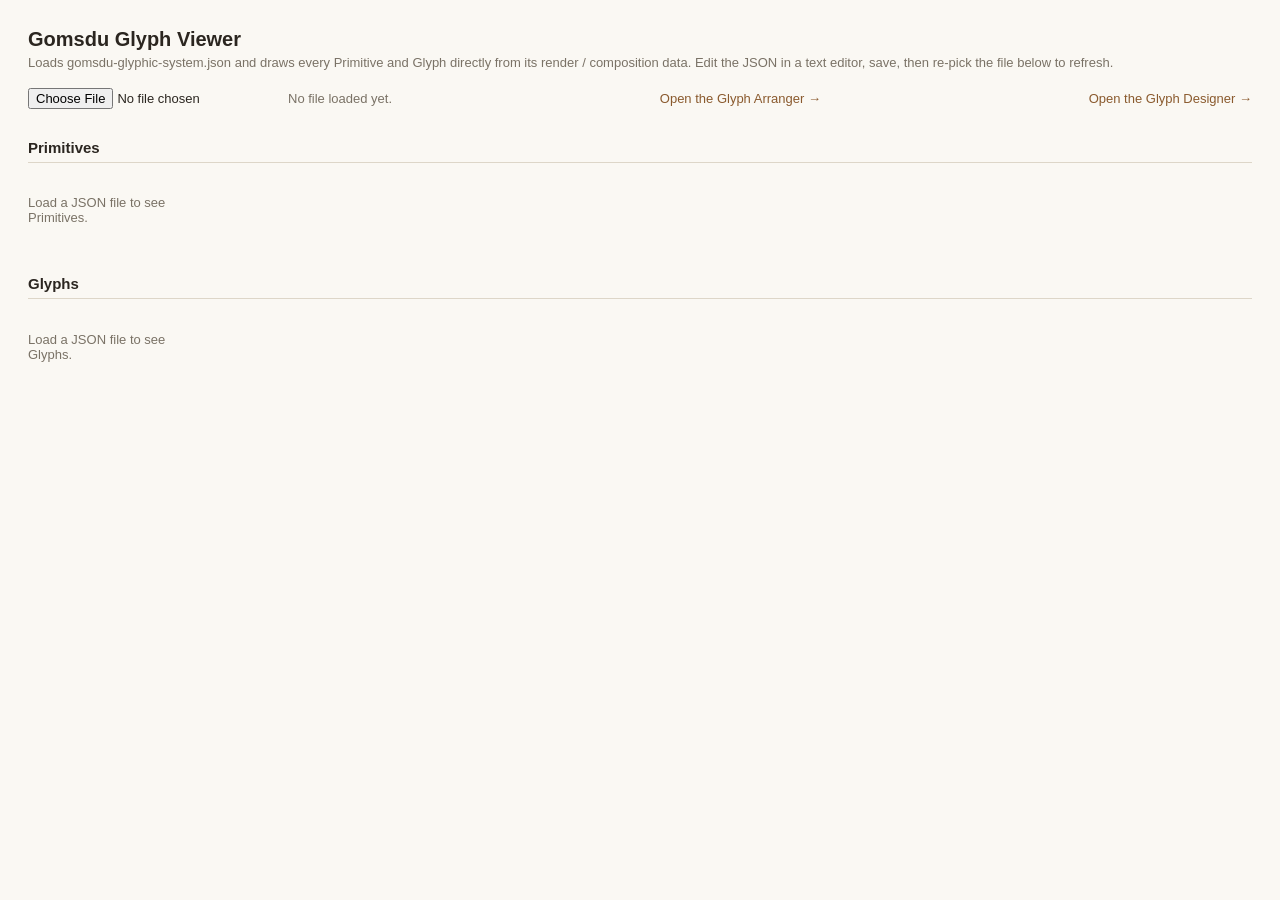
<file: language/gomsdu-glyph-viewer.html>
<!DOCTYPE html>
<html lang="en">
<head>
<meta charset="UTF-8">
<meta name="viewport" content="width=device-width, initial-scale=1">
<title>Gomsdu Glyph Viewer</title>
<style>
  :root {
    --bg: #faf8f3;
    --card: #ffffff;
    --border: #ddd6c8;
    --text: #2b2620;
    --text-muted: #7a7266;
    --accent: #8a5a2e;
  }
  @media (prefers-color-scheme: dark) {
    :root {
      --bg: #1c1a16;
      --card: #26221c;
      --border: #3a352c;
      --text: #e9e4d8;
      --text-muted: #a89f8d;
      --accent: #d0a466;
    }
  }
  * { box-sizing: border-box; }
  body {
    font-family: -apple-system, "Segoe UI", sans-serif;
    background: var(--bg);
    color: var(--text);
    margin: 0;
    padding: 28px;
  }
  h1 { font-size: 20px; font-weight: 600; margin: 0 0 4px; }
  .intro { font-size: 13px; color: var(--text-muted); margin: 0 0 18px; }
  h2 {
    font-size: 15px;
    font-weight: 600;
    margin-top: 30px;
    border-bottom: 1px solid var(--border);
    padding-bottom: 6px;
  }
  .controls {
    margin: 12px 0 20px;
    display: flex;
    gap: 14px;
    align-items: center;
    flex-wrap: wrap;
  }
  .controls input[type="file"] {
    font-size: 13px;
    color: var(--text);
  }
  .status { font-size: 13px; color: var(--text-muted); }
  .nav-link {
    font-size: 13px;
    color: var(--accent);
    text-decoration: none;
    margin-left: auto;
  }
  .nav-link:hover { text-decoration: underline; }
  .grid {
    display: grid;
    grid-template-columns: repeat(auto-fill, minmax(150px, 1fr));
    gap: 14px;
  }
  .card {
    background: var(--card);
    border: 1px solid var(--border);
    border-radius: 10px;
    padding: 10px;
    text-align: center;
    color: var(--text);
  }
  .card svg {
    width: 100%;
    height: auto;
    aspect-ratio: 1;
    display: block;
    color: var(--text);
  }
  .card .label {
    font-size: 13px;
    font-weight: 600;
    margin-top: 6px;
    word-break: break-word;
  }
  .card .sub {
    font-size: 11px;
    color: var(--text-muted);
    margin-top: 2px;
    word-break: break-word;
  }
  .card .status-tag {
    display: inline-block;
    margin-top: 6px;
    font-size: 10px;
    padding: 2px 6px;
    border-radius: 4px;
    border: 1px solid var(--border);
    color: var(--text-muted);
  }
  .placeholder-text { font-size: 11px; fill: var(--text-muted); }
  .missing-text { font-size: 9px; fill: #c0392b; }
  .empty-state {
    font-size: 13px;
    color: var(--text-muted);
    padding: 20px 0;
  }
</style>
</head>
<body>

<h1>Gomsdu Glyph Viewer</h1>
<p class="intro">Loads gomsdu-glyphic-system.json and draws every Primitive and Glyph directly from its render / composition data. Edit the JSON in a text editor, save, then re-pick the file below to refresh.</p>

<div class="controls">
  <input type="file" id="fileInput" accept="application/json,.json">
  <span class="status" id="status">No file loaded yet.</span>
  <a class="nav-link" href="gomsdu-glyph-arranger.html">Open the Glyph Arranger &rarr;</a>
  <a class="nav-link" href="gomsdu-glyph-designer.html">Open the Glyph Designer &rarr;</a>
</div>

<h2>Primitives</h2>
<div class="grid" id="primGrid"><div class="empty-state">Load a JSON file to see Primitives.</div></div>

<h2>Glyphs</h2>
<div class="grid" id="glyphGrid"><div class="empty-state">Load a JSON file to see Glyphs.</div></div>

<script>
let DATA = null;
const CACHE_KEY = 'gomsduGlyphicSystemJSON';

// Accepts a full Glyphic System file, OR a bare single primitive/glyph object, OR a bare
// array of them — so pasting/loading just one thing you're drafting previews it
// directly instead of crashing on DATA.primitives being undefined.
function normalizeLoadedJSON(parsed) {
  if (parsed && typeof parsed === 'object' && !Array.isArray(parsed) &&
      (Array.isArray(parsed.primitives) || Array.isArray(parsed.glyphs))) {
    if (!Array.isArray(parsed.primitives)) parsed.primitives = [];
    if (!Array.isArray(parsed.glyphs)) parsed.glyphs = [];
    return { data: parsed, wasSnippet: false };
  }
  const items = Array.isArray(parsed) ? parsed : [parsed];
  const primitives = [];
  const glyphs = [];
  items.forEach(function (item) {
    if (!item || typeof item !== 'object') return;
    const isGlyph = ('sound' in item) || ('composition' in item) || ('category' in item);
    (isGlyph ? glyphs : primitives).push(item);
  });
  return { data: { primitives: primitives, glyphs: glyphs }, wasSnippet: true };
}

document.getElementById('fileInput').addEventListener('change', function (e) {
  const file = e.target.files[0];
  if (!file) return;
  const reader = new FileReader();
  reader.onload = function (ev) {
    try {
      const result = normalizeLoadedJSON(JSON.parse(ev.target.result));
      DATA = result.data;
      document.getElementById('status').textContent =
        (result.wasSnippet ? 'Previewing a pasted snippet (not a full file) — ' : 'Loaded ' + file.name + ' — ') +
        DATA.primitives.length + ' primitives, ' + DATA.glyphs.length + ' Glyphs.';
      renderAll();
      if (!result.wasSnippet) { try { localStorage.setItem(CACHE_KEY, ev.target.result); } catch (err) {} }
    } catch (err) {
      document.getElementById('status').textContent = 'Could not parse JSON: ' + err.message;
    }
  };
  reader.readAsText(file);
});

// Best-effort: pick up whatever the Glyph Arranger (or a previous visit here) last cached,
// so the two pages can hand off without re-picking the file every time. Silently does
// nothing if the browser keeps file:// pages on separate storage — the file picker
// above always still works either way.
(function tryLoadFromCache() {
  try {
    const cached = localStorage.getItem(CACHE_KEY);
    if (!cached) return;
    DATA = normalizeLoadedJSON(JSON.parse(cached)).data;
    document.getElementById('status').textContent =
      'Loaded from browser cache — ' + DATA.primitives.length + ' primitives, ' + DATA.glyphs.length + ' Glyphs. Pick a file to refresh.';
    renderAll();
  } catch (err) {}
})();

function lookupPrimitive(id) {
  return DATA.primitives.find(function (p) { return p.id === id; });
}
function lookupGlyph(id) {
  return DATA.glyphs.find(function (g) { return g.id === id; });
}

function primitiveMarkup(prim) {
  const r = prim.render;
  if (!r) {
    return '<rect x="10" y="10" width="80" height="80" fill="none" stroke="var(--text-muted)" stroke-dasharray="4 4" rx="0"/>' +
      '<text x="50" y="54" text-anchor="middle" class="placeholder-text">' + (prim.status || 'pending') + '</text>';
  }
  const strokeAttrs = 'fill="none" stroke="currentColor" stroke-width="4.5" stroke-linecap="square" stroke-linejoin="miter"';
  if (r.type === 'rect') {
    return '<rect x="' + r.x + '" y="' + r.y + '" width="' + r.width + '" height="' + r.height +
      '" rx="' + (r.rx || 0) + '" ' + strokeAttrs + '/>';
  }
  if (r.type === 'path') {
    return '<path d="' + r.d + '" ' + strokeAttrs + '/>';
  }
  if (r.type === 'multipath') {
    return r.d.map(function (d) { return '<path d="' + d + '" ' + strokeAttrs + '/>'; }).join('');
  }
  if (r.type === 'line-with-dot') {
    return '<path d="' + r.d + '" fill="none" stroke="currentColor" stroke-width="4.5" stroke-linecap="round"/>' +
      '<circle cx="' + r.dot.cx + '" cy="' + r.dot.cy + '" r="' + r.dot.r + '" fill="currentColor"/>';
  }
  if (r.type === 'dots') {
    return r.points.map(function (pt) { return '<circle cx="' + pt.cx + '" cy="' + pt.cy + '" r="' + pt.r + '" fill="currentColor"/>'; }).join('');
  }
  if (r.type === 'line-with-number') {
    const ny = r.numberPosition === 'below' ? 78 : 22;
    return '<path d="' + r.d + '" fill="none" stroke="currentColor" stroke-width="4.5" stroke-linecap="round"/>' +
      '<text x="50" y="' + ny + '" text-anchor="middle" dominant-baseline="middle" font-size="28" font-weight="600" fill="currentColor">' + r.number + '</text>';
  }
  if (r.type === 'line-with-x') {
    const half = r.x.size / 2;
    return '<path d="' + r.d + '" fill="none" stroke="currentColor" stroke-width="4.5" stroke-linecap="round"/>' +
      '<path d="M' + (r.x.cx - half) + ',' + (r.x.cy - half) + ' L' + (r.x.cx + half) + ',' + (r.x.cy + half) +
      ' M' + (r.x.cx - half) + ',' + (r.x.cy + half) + ' L' + (r.x.cx + half) + ',' + (r.x.cy - half) +
      '" fill="none" stroke="currentColor" stroke-width="4.5" stroke-linecap="round"/>';
  }
  return '<text x="50" y="50" text-anchor="middle" class="missing-text">unknown render type</text>';
}

// Recursively resolve a Glyph's composition into nested, transformed <g> groups.
function glyphMarkup(glyph, depth) {
  depth = depth || 0;
  if (depth > 6) {
    return '<text x="50" y="50" text-anchor="middle" class="missing-text">too deeply nested</text>';
  }
  if (!glyph.composition || glyph.composition.length === 0) {
    return '<text x="50" y="54" text-anchor="middle" class="placeholder-text">no symbol yet</text>';
  }
  let out = '';
  glyph.composition.forEach(function (entry) {
    const pos = entry.position || [0.5, 0.5];
    const scale = (entry.scale === undefined) ? 1 : entry.scale;
    const rotation = entry.rotation || 0;
    const fx = pos[0] * 100;
    const fy = pos[1] * 100;
    const transform = 'translate(' + fx + ',' + fy + ') rotate(' + rotation + ') scale(' + scale + ') translate(-50,-50)';
    let inner = '';
    if (entry.primitive) {
      const prim = lookupPrimitive(entry.primitive);
      inner = prim ? primitiveMarkup(prim)
        : '<text x="50" y="50" text-anchor="middle" class="missing-text">missing: ' + entry.primitive + '</text>';
    } else if (entry.glyph) {
      const g = lookupGlyph(entry.glyph);
      inner = g ? glyphMarkup(g, depth + 1)
        : '<text x="50" y="50" text-anchor="middle" class="missing-text">missing: ' + entry.glyph + '</text>';
    }
    out += '<g transform="' + transform + '">' + inner + '</g>';
  });
  return out;
}

function svgWrap(innerMarkup) {
  return '<svg viewBox="0 0 100 100">' + innerMarkup + '</svg>';
}

function renderAll() {
  if (!DATA) return;
  const primGrid = document.getElementById('primGrid');
  const glyphGrid = document.getElementById('glyphGrid');
  primGrid.innerHTML = '';
  glyphGrid.innerHTML = '';

  DATA.primitives.forEach(function (p) {
    const card = document.createElement('div');
    card.className = 'card';
    card.innerHTML = svgWrap(primitiveMarkup(p)) +
      '<div class="label">' + p.id + '</div>' +
      '<div class="sub">' + (p.role || '') + '</div>';
    primGrid.appendChild(card);
  });

  DATA.glyphs.forEach(function (g) {
    const card = document.createElement('div');
    card.className = 'card';
    const soundLine = g.sound ? (g.sound + ' — ') : '';
    const statusTag = g.status ? '<div class="status-tag">' + g.status.split(';')[0].slice(0, 40) + '</div>' : '';
    card.innerHTML = svgWrap(glyphMarkup(g)) +
      '<div class="label">' + g.id + '</div>' +
      '<div class="sub">' + soundLine + g.meaning + '</div>' +
      statusTag;
    glyphGrid.appendChild(card);
  });
}
</script>

</body>
</html>
</file>
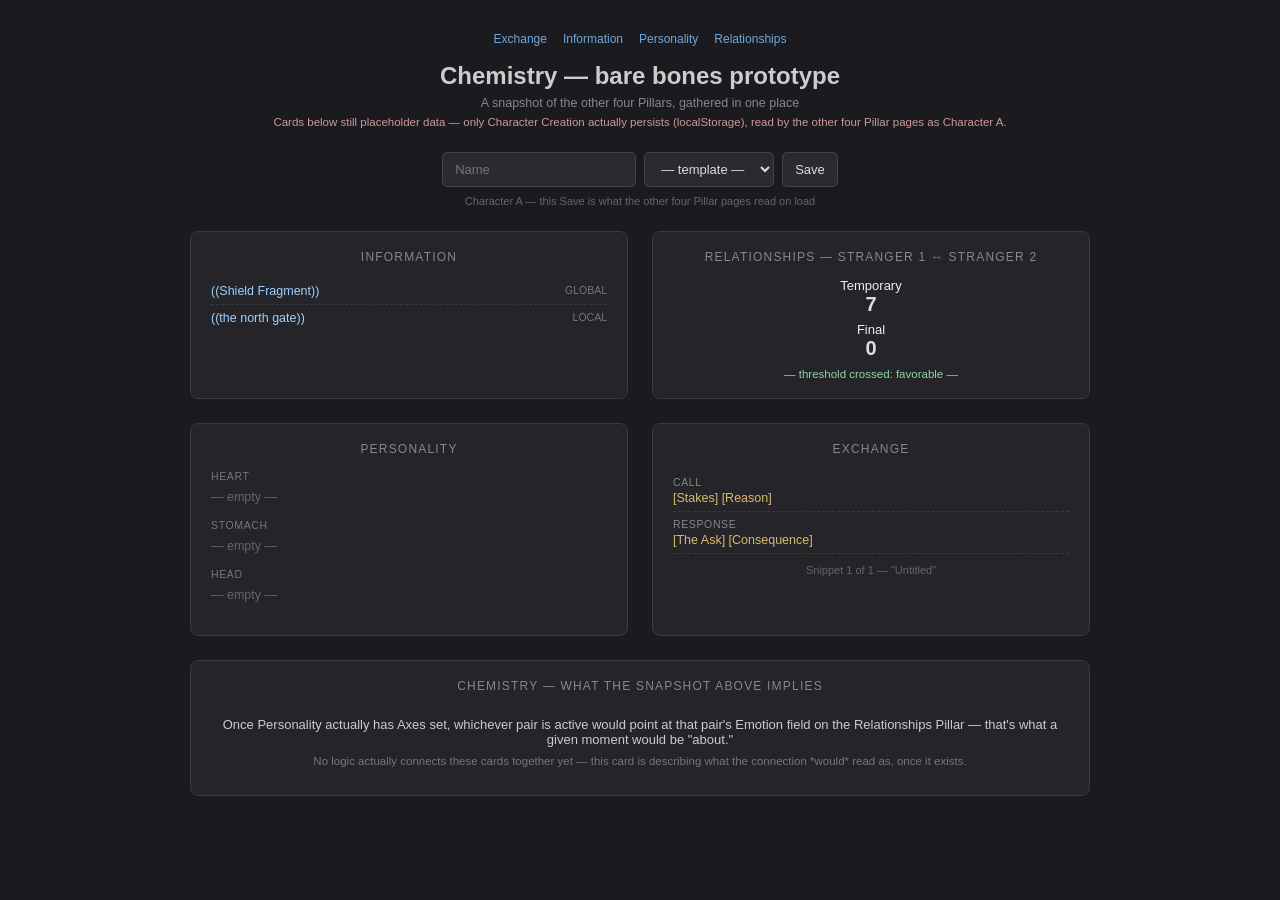
<file: prototypes/chemistry-pillar.html>
<!DOCTYPE html>
<html lang="en">
<head>
<meta charset="UTF-8" />
<title>Chemistry — bare bones prototype</title>
<style>
  body { font-family: 'Segoe UI', sans-serif; background:#1b1b1f; color:#eee; padding:32px; margin:0; }
  .nav-row { text-align:center; margin-bottom:16px; display:flex; gap:16px; justify-content:center; }
  .nav-row a { color:#6fa8dc; font-size:12px; text-decoration:none; }
  .nav-row a:hover { text-decoration:underline; }
  h2 { text-align:center; font-weight:600; margin:0 0 6px; color:#ccc; }
  .subhead { text-align:center; font-size:12.5px; color:#888; margin-bottom:6px; }
  .warn { text-align:center; font-size:11.5px; color:#c99; margin-bottom:24px; }

  .create-row { display:flex; gap:8px; justify-content:center; margin-bottom:30px; flex-wrap:wrap; }
  .create-row input, .create-row select, .create-row button {
    background:#2a2a30; border:1px solid #444; color:#ddd; border-radius:5px;
    padding:8px 12px; font-size:13px;
  }
  .create-row button { cursor:pointer; }
  .create-row button:hover { background:#35353d; border-color:#888; }
  .create-hint { text-align:center; font-size:11px; color:#666; margin-top:-22px; margin-bottom:24px; }

  .grid { display:grid; grid-template-columns: 1fr 1fr; gap:24px; max-width:900px; margin:0 auto; }
  .card { background:#242429; border:1px solid #3a3a42; border-radius:8px; padding:18px 20px; }
  .card-title { font-size:12px; letter-spacing:.1em; text-transform:uppercase; color:#888; margin-bottom:14px; text-align:center; }

  .info-row { display:flex; justify-content:space-between; font-size:12.5px; padding:6px 0; border-bottom:1px dashed #3a3a42; }
  .info-row:last-child { border-bottom:none; }
  .info-row .tag { color:#9fd0ff; }
  .info-row .scope { color:#777; font-size:10.5px; text-transform:uppercase; }

  .pers-domain { margin-bottom:12px; }
  .pers-domain-label { font-size:10.5px; color:#777; text-transform:uppercase; letter-spacing:.06em; margin-bottom:5px; }
  .pers-axis-row { display:flex; justify-content:space-between; align-items:center; font-size:12.5px; padding:3px 0; }
  .pers-axis-row .name { color:#ccc; }
  .pers-axis-row .state { color:#6fa8dc; font-weight:600; }

  .rel-value { text-align:center; font-size:13px; margin:6px 0; }
  .rel-value b { font-size:20px; color:#ddd; display:block; }
  .rel-beat { text-align:center; font-size:11.5px; color:#8fd6a0; margin-top:8px; }

  .exch-line { font-size:12.5px; padding:6px 0; border-bottom:1px dashed #3a3a42; }
  .exch-line:last-child { border-bottom:none; }
  .exch-label { color:#888; text-transform:uppercase; font-size:10.5px; letter-spacing:.06em; display:block; margin-bottom:3px; }
  .exch-pieces { color:#dcb96f; }
  .exch-meta { text-align:center; font-size:11px; color:#666; margin-top:10px; }

  .chem-card { grid-column: 1 / -1; }
  .chem-active { text-align:center; font-size:13px; color:#ccc; padding:10px; }
  .chem-active .pair { color:#dcb96f; font-weight:600; }
  .chem-active .emotion { color:#dcb96f; }
</style>
</head>
<body>

<div class="nav-row">
  <a href="dialogue-line.html">Exchange</a>
  <a href="information-pillar.html">Information</a>
  <a href="personality-pillar.html">Personality</a>
  <a href="relationships-pillar.html">Relationships</a>
</div>

<h2>Chemistry — bare bones prototype</h2>
<div class="subhead">A snapshot of the other four Pillars, gathered in one place</div>
<div class="warn">Cards below still placeholder data — only Character Creation actually persists (localStorage), read by the other four Pillar pages as Character A.</div>

<div class="create-row">
  <input id="char-name-input" placeholder="Name" />
  <select id="char-template">
    <option value="">— template —</option>
    <option value="living-stone">Living Stone</option>
    <option value="human">Human</option>
    <option value="custom">Custom</option>
  </select>
  <button id="btn-save-char">Save</button>
</div>
<div class="create-hint">Character A — this Save is what the other four Pillar pages read on load</div>

<div class="grid">

  <div class="card">
    <div class="card-title">Information</div>
    <div class="info-row"><span class="tag">((Shield Fragment))</span><span class="scope">global</span></div>
    <div class="info-row"><span class="tag">((the north gate))</span><span class="scope">local</span></div>
  </div>

  <div class="card">
    <div class="card-title">Relationships — Stranger 1 &harr; Stranger 2</div>
    <div class="rel-value">Temporary<b>7</b></div>
    <div class="rel-value">Final<b>0</b></div>
    <div class="rel-beat">— threshold crossed: favorable —</div>
  </div>

  <div class="card">
    <div class="card-title">Personality</div>
    <div class="pers-domain">
      <div class="pers-domain-label">Heart</div>
      <div class="pers-axis-row" style="color:#666;">&mdash; empty &mdash;</div>
    </div>
    <div class="pers-domain">
      <div class="pers-domain-label">Stomach</div>
      <div class="pers-axis-row" style="color:#666;">&mdash; empty &mdash;</div>
    </div>
    <div class="pers-domain">
      <div class="pers-domain-label">Head</div>
      <div class="pers-axis-row" style="color:#666;">&mdash; empty &mdash;</div>
    </div>
  </div>

  <div class="card">
    <div class="card-title">Exchange</div>
    <div class="exch-line"><span class="exch-label">Call</span><span class="exch-pieces">[Stakes] [Reason]</span></div>
    <div class="exch-line"><span class="exch-label">Response</span><span class="exch-pieces">[The Ask] [Consequence]</span></div>
    <div class="exch-meta">Snippet 1 of 1 — "Untitled"</div>
  </div>

  <div class="card chem-card">
    <div class="card-title">Chemistry — what the snapshot above implies</div>
    <div class="chem-active">
      Once Personality actually has Axes set, whichever pair is active would
      point at that pair's Emotion field on the Relationships Pillar — that's
      what a given moment would be "about."
      <div style="margin-top:8px; color:#777; font-size:11.5px;">
        No logic actually connects these cards together yet — this card is
        describing what the connection *would* read as, once it exists.
      </div>
    </div>
  </div>

</div>

<script>
  // Character Creation — the one piece of this page that's actually real.
  // Shared localStorage key, same pattern as dialogue-line.html's own
  // Save/Load. Represents Character A specifically (there are two, per
  // Exchange's A/B split) — read-only on the other four Pillar pages.
  const KEY = 'gomsdu-chemistry-character';
  const nameInput = document.getElementById('char-name-input');
  const templateSelect = document.getElementById('char-template');

  try {
    const existing = JSON.parse(localStorage.getItem(KEY) || 'null');
    if(existing){
      nameInput.value = existing.name || '';
      templateSelect.value = existing.template || '';
    }
  } catch(e){}

  document.getElementById('btn-save-char').addEventListener('click', () => {
    const name = nameInput.value.trim();
    if(!name) return;
    localStorage.setItem(KEY, JSON.stringify({ name, template: templateSelect.value }));
  });
</script>

</body>
</html>
</file>
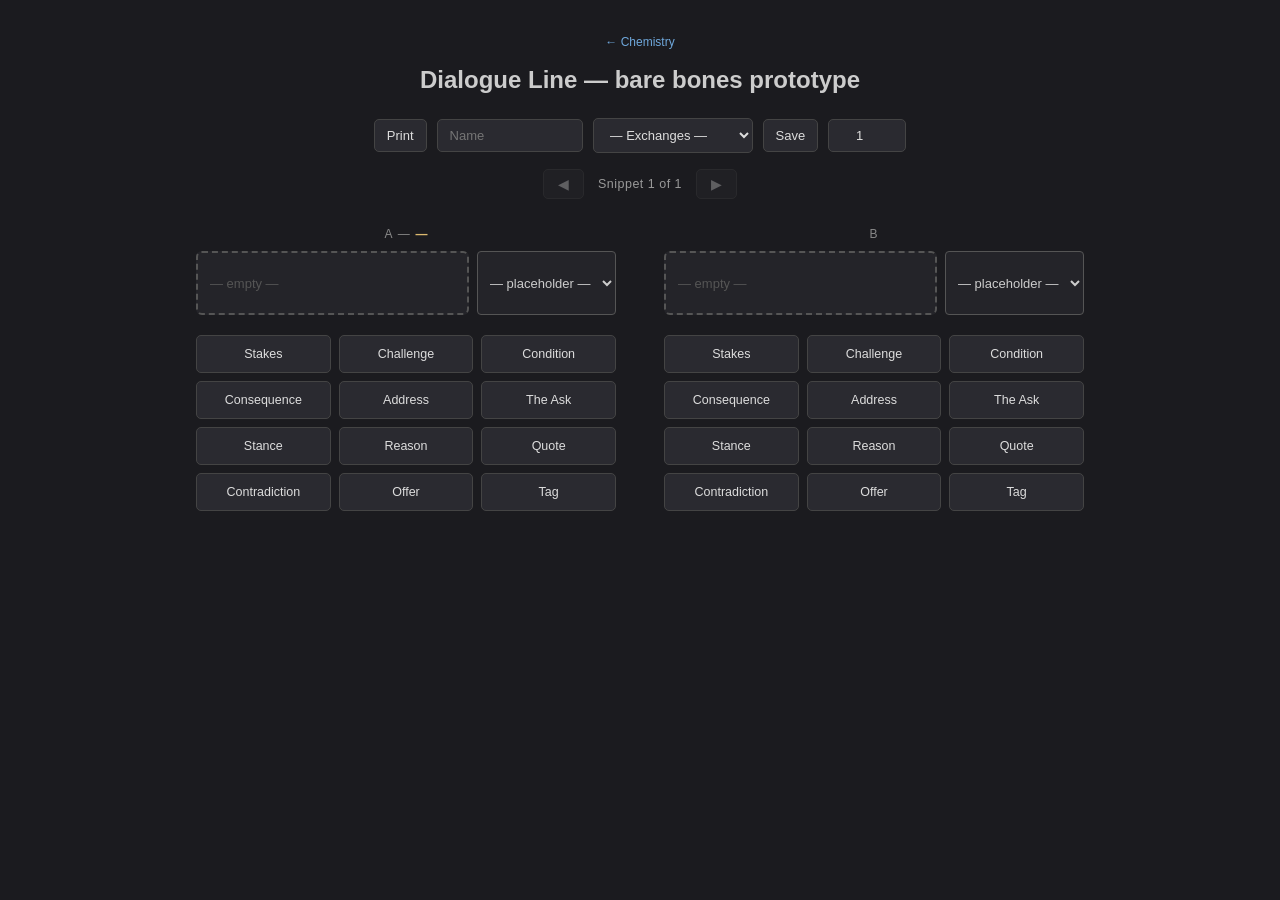
<file: prototypes/dialogue-line.html>
<!DOCTYPE html>
<html lang="en">
<head>
<meta charset="UTF-8" />
<title>Dialogue Line — bare bones prototype</title>
<style>
  body { font-family: 'Segoe UI', sans-serif; background:#1b1b1f; color:#eee; padding:32px; margin:0; }
  h2 { text-align:center; font-weight:600; margin:0 0 24px; color:#ccc; }

  .toolbar { display:flex; align-items:center; justify-content:center; gap:10px; margin-bottom:16px; flex-wrap:wrap; }
  .toolbar button, .toolbar input, .toolbar select {
    background:#2a2a30; border:1px solid #444; color:#ddd; border-radius:5px;
    padding:8px 12px; font-size:13px;
  }
  .toolbar button { cursor:pointer; }
  .toolbar button:hover { background:#35353d; border-color:#888; }
  #exchange-name { width:120px; }
  #exchange-select { min-width:160px; }
  #snippet-count { width:52px; text-align:center; }

  .snippet-nav { display:flex; align-items:center; justify-content:center; gap:14px; margin-bottom:28px; }
  .snippet-nav button {
    background:#2a2a30; border:1px solid #444; color:#ddd; border-radius:5px;
    padding:6px 14px; font-size:14px; cursor:pointer;
  }
  .snippet-nav button:hover:not(:disabled) { background:#35353d; border-color:#888; }
  .snippet-nav button:disabled { opacity:.35; cursor:default; }
  .snippet-nav span { font-size:12.5px; color:#999; letter-spacing:.04em; }

  .stage { display:flex; gap:48px; justify-content:center; align-items:flex-start; }
  .side { flex:1; max-width:420px; }
  .side-label { text-align:center; font-size:12px; letter-spacing:.1em; text-transform:uppercase; color:#888; margin-bottom:10px; }
  .side-label b { color:#dcb96f; text-transform:none; letter-spacing:normal; }
  .nav-row { text-align:center; margin-bottom:16px; }
  .nav-row a { color:#6fa8dc; font-size:12px; text-decoration:none; }
  .nav-row a:hover { text-decoration:underline; }
  .line-row { display:flex; gap:8px; align-items:stretch; margin-bottom:20px; }
  .line { flex:1; min-height:44px; border:2px dashed #555; border-radius:6px; display:flex; gap:6px; align-items:center; padding:8px; flex-wrap:wrap; background:#242429; }
  .line:empty::before { content:"— empty —"; color:#555; font-size:13px; padding-left:4px; }
  .line-chip { background:#3a3a44; border:1px solid #666; border-radius:4px; padding:6px 11px; font-size:13px; cursor:pointer; white-space:nowrap; }
  .line-chip:hover { background:#4a4a55; border-color:#999; }
  select.placeholder { background:#242429; color:#ccc; border:1px solid #555; border-radius:4px; padding:8px; font-size:13px; }
  .pieces { display:grid; grid-template-columns: repeat(3, 1fr); gap:8px; }
  .piece-btn { background:#2a2a30; border:1px solid #444; color:#ddd; border-radius:5px; padding:11px 6px; font-size:12.5px; cursor:pointer; text-align:center; }
  .piece-btn:hover { background:#35353d; border-color:#888; }
  .piece-btn:active { background:#40404a; }
</style>
</head>
<body>

<div class="nav-row"><a href="chemistry-pillar.html">&larr; Chemistry</a></div>

<h2>Dialogue Line — bare bones prototype</h2>

<div class="toolbar">
  <button id="btn-print">Print</button>
  <input id="exchange-name" placeholder="Name" />
  <select id="exchange-select"><option value="">— Exchanges —</option></select>
  <button id="btn-save">Save</button>
  <input id="snippet-count" type="number" min="1" max="10" value="1" />
</div>

<div class="snippet-nav">
  <button id="btn-prev">&#9664;</button>
  <span id="snippet-label">Snippet 1 of 1</span>
  <button id="btn-next">&#9654;</button>
</div>

<div class="stage">
  <div class="side">
    <div class="side-label">A — <b id="char-name">&mdash;</b></div>
    <div class="line-row">
      <div class="line" id="line-a"></div>
      <select class="placeholder"><option>— placeholder —</option></select>
    </div>
    <div class="pieces" id="pieces-a"></div>
  </div>

  <div class="side">
    <div class="side-label">B</div>
    <div class="line-row">
      <div class="line" id="line-b"></div>
      <select class="placeholder"><option>— placeholder —</option></select>
    </div>
    <div class="pieces" id="pieces-b"></div>
  </div>
</div>

<script>
  // Placeholder Set Piece labels — the abstract bracket-types from the
  // design conversation, not authored Pool content. One "Snippet" is one
  // A/B Line+Pieces pair; an "Exchange" is a named, saved sequence of 1-10
  // Snippets, persisted to localStorage since this file has no backend and
  // is meant to stay fully standalone.
  const PIECES = [
    'Stakes', 'Challenge', 'Condition', 'Consequence',
    'Address', 'The Ask', 'Stance', 'Reason',
    'Quote', 'Contradiction', 'Offer', 'Tag'
  ];
  const STORAGE_KEY = 'gomsdu-dialogue-exchanges';

  function makeSnippet(){ return { a: [], b: [] }; }
  let snippets = [ makeSnippet() ];
  let currentIndex = 0;

  function loadExchanges(){
    try { return JSON.parse(localStorage.getItem(STORAGE_KEY) || '{}'); }
    catch(e){ return {}; }
  }
  function saveExchanges(data){ localStorage.setItem(STORAGE_KEY, JSON.stringify(data)); }

  function renderPieceButtons(containerId, side){
    const container = document.getElementById(containerId);
    container.innerHTML = '';
    PIECES.forEach(name => {
      const btn = document.createElement('button');
      btn.className = 'piece-btn';
      btn.textContent = name;
      btn.addEventListener('click', () => {
        snippets[currentIndex][side].push(name);
        renderLine(side);
      });
      container.appendChild(btn);
    });
  }

  function renderLine(side){
    const line = document.getElementById('line-' + side);
    line.innerHTML = '';
    snippets[currentIndex][side].forEach((name, i) => {
      const chip = document.createElement('span');
      chip.className = 'line-chip';
      chip.textContent = name;
      chip.title = 'Click to remove';
      chip.addEventListener('click', () => {
        snippets[currentIndex][side].splice(i, 1);
        renderLine(side);
      });
      line.appendChild(chip);
    });
  }

  function renderSnippetNav(){
    document.getElementById('snippet-label').textContent =
      'Snippet ' + (currentIndex + 1) + ' of ' + snippets.length;
    document.getElementById('btn-prev').disabled = currentIndex === 0;
    document.getElementById('btn-next').disabled = currentIndex === snippets.length - 1;
  }

  function renderAll(){
    renderLine('a');
    renderLine('b');
    renderSnippetNav();
  }

  document.getElementById('snippet-count').addEventListener('change', (e) => {
    let n = Math.max(1, Math.min(10, Number(e.target.value) || 1));
    e.target.value = n;
    while(snippets.length < n) snippets.push(makeSnippet());
    while(snippets.length > n) snippets.pop();
    if(currentIndex > snippets.length - 1) currentIndex = snippets.length - 1;
    renderAll();
  });

  document.getElementById('btn-prev').addEventListener('click', () => {
    if(currentIndex > 0){ currentIndex--; renderAll(); }
  });
  document.getElementById('btn-next').addEventListener('click', () => {
    if(currentIndex < snippets.length - 1){ currentIndex++; renderAll(); }
  });

  function formatSnippet(snip){
    return 'Call: ' + snip.a.map(p => '[' + p + ']').join(' ') +
      '\nResponse: ' + snip.b.map(p => '[' + p + ']').join(' ');
  }

  document.getElementById('btn-print').addEventListener('click', () => {
    const text = snippets.map(formatSnippet).join('\n\n');
    window.prompt('Exchange — copy below:', text);
  });

  function refreshExchangeSelect(selectName){
    const select = document.getElementById('exchange-select');
    const data = loadExchanges();
    select.innerHTML = '<option value="">— Exchanges —</option>';
    Object.keys(data).forEach(name => {
      const opt = document.createElement('option');
      opt.value = name; opt.textContent = name;
      select.appendChild(opt);
    });
    if(selectName) select.value = selectName;
  }

  document.getElementById('btn-save').addEventListener('click', () => {
    const name = document.getElementById('exchange-name').value.trim() || 'Untitled';
    const data = loadExchanges();
    data[name] = JSON.parse(JSON.stringify(snippets));
    saveExchanges(data);
    refreshExchangeSelect(name);
  });

  document.getElementById('exchange-select').addEventListener('change', (e) => {
    const name = e.target.value;
    if(!name) return;
    const data = loadExchanges();
    if(!data[name]) return;
    snippets = JSON.parse(JSON.stringify(data[name]));
    currentIndex = 0;
    document.getElementById('exchange-name').value = name;
    document.getElementById('snippet-count').value = snippets.length;
    renderAll();
  });

  renderPieceButtons('pieces-a', 'a');
  renderPieceButtons('pieces-b', 'b');
  refreshExchangeSelect();
  renderAll();

  try {
    const c = JSON.parse(localStorage.getItem('gomsdu-chemistry-character') || 'null');
    if(c && c.name) document.getElementById('char-name').textContent = c.name;
  } catch(e){}
</script>

</body>
</html>
</file>
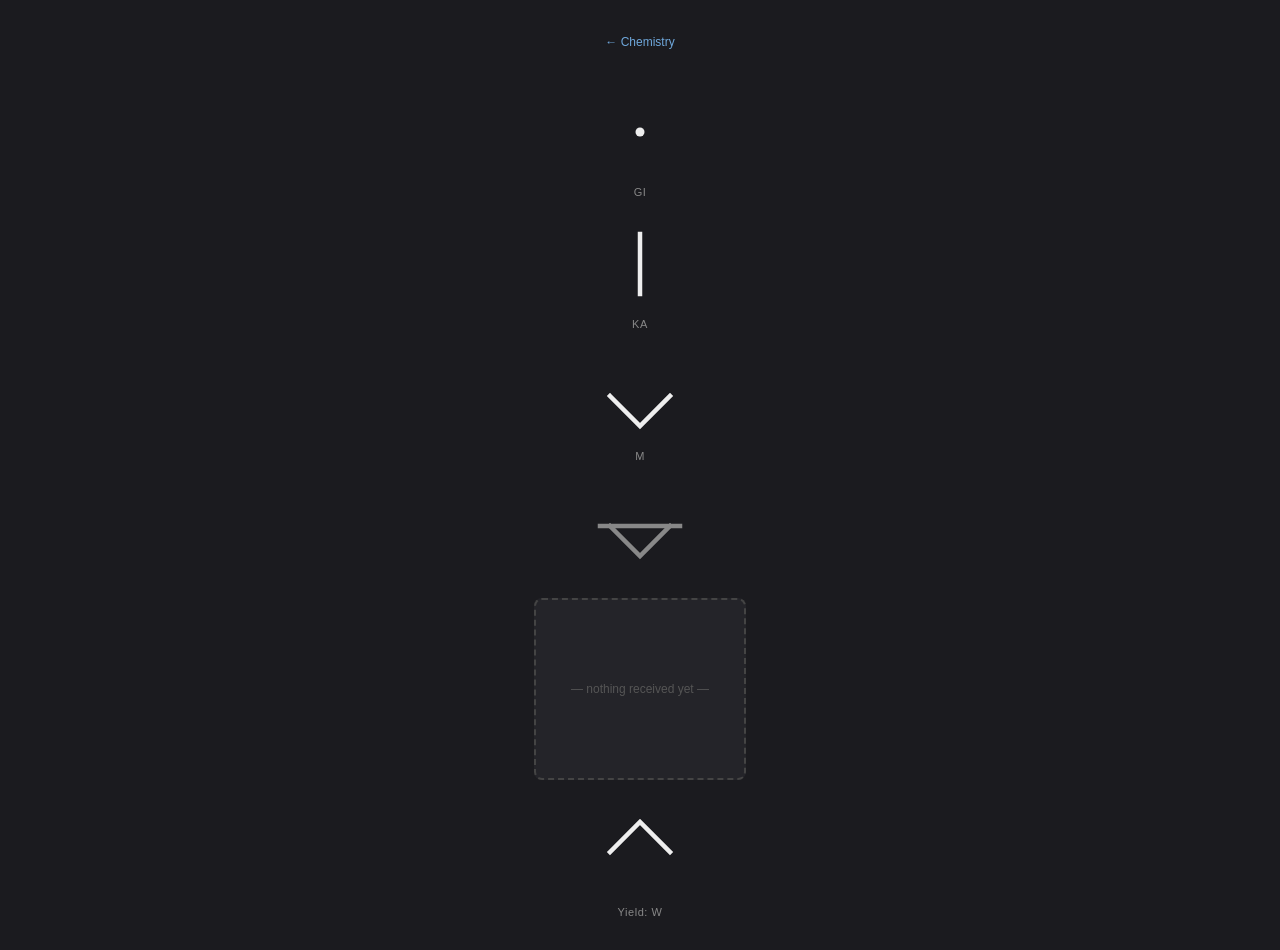
<file: prototypes/information-pillar.html>
<!DOCTYPE html>
<html lang="en">
<head>
<meta charset="UTF-8" />
<title>Information Pillar</title>
<style>
  body { font-family: 'Segoe UI', sans-serif; background:#1b1b1f; color:#eee; padding:32px; margin:0; }
  .nav-row { text-align:center; margin-bottom:32px; }
  .nav-row a { color:#6fa8dc; font-size:12px; text-decoration:none; }
  .nav-row a:hover { text-decoration:underline; }

  .ritual { width:180px; margin:0 auto; display:flex; flex-direction:column; align-items:center; }
  .glyph-slot { width:100px; color:#eee; }
  .glyph-slot svg { width:100%; height:auto; display:block; }
  .glyph-label { text-align:center; font-size:11px; color:#888; margin-top:4px; letter-spacing:.05em; }
  .line-slot { width:100px; color:#888; margin-top:14px; }
  .line-slot svg { width:100%; height:auto; display:block; }

  .receiving-box {
    width:180px; min-height:150px; margin:22px 0;
    border:2px dashed #444; border-radius:8px;
    display:flex; align-items:center; justify-content:center;
    background:#242429; color:#555; font-size:12px; text-align:center; padding:14px;
  }
</style>
</head>
<body>

<div class="nav-row"><a href="chemistry-pillar.html">&larr; Chemistry</a></div>

<div class="ritual">
  <div class="glyph-slot" id="slot-gi"></div>
  <div class="glyph-label">GI</div>

  <div class="glyph-slot" id="slot-ka" style="margin-top:16px;"></div>
  <div class="glyph-label">KA</div>

  <div class="glyph-slot" id="slot-m" style="margin-top:16px;"></div>
  <div class="glyph-label">M</div>

  <div class="line-slot" id="slot-yield-line"></div>

  <!-- The receiving mechanism isn't built yet — this box just needs to be
       able to display an Expression or a bare Glyph, whatever eventually
       feeds it. Static placeholder for now, no wiring. -->
  <div class="receiving-box" id="receiving-box">&mdash; nothing received yet &mdash;</div>

  <div class="glyph-slot" id="slot-w"></div>
  <div class="glyph-label">Yield: W</div>
</div>

<script>
  // Displays the Soul Injection Expression (GI + KA + M -> yield-line ->
  // Result: W) — the Subtle Aspect of the Animating Gate, per
  // gomsdu-codex.md. Read-only, straight from the Glyphic System JSON;
  // same render logic as gomsdu-glyph-viewer.html / archive.html.

  function primitiveMarkup(prim) {
    const r = prim.render;
    if (!r) return '';
    const strokeAttrs = 'fill="none" stroke="currentColor" stroke-width="4.5" stroke-linecap="square" stroke-linejoin="miter"';
    if (r.type === 'rect') {
      return '<rect x="' + r.x + '" y="' + r.y + '" width="' + r.width + '" height="' + r.height +
        '" rx="' + (r.rx || 0) + '" ' + strokeAttrs + '/>';
    }
    if (r.type === 'path') return '<path d="' + r.d + '" ' + strokeAttrs + '/>';
    if (r.type === 'multipath') return r.d.map(function (d) { return '<path d="' + d + '" ' + strokeAttrs + '/>'; }).join('');
    if (r.type === 'dots') return r.points.map(function (pt) { return '<circle cx="' + pt.cx + '" cy="' + pt.cy + '" r="' + pt.r + '" fill="currentColor"/>'; }).join('');
    return '';
  }

  function glyphMarkup(glyph, lookupPrimitive, lookupGlyph, depth) {
    depth = depth || 0;
    if (depth > 6 || !glyph.composition) return '';
    let out = '';
    glyph.composition.forEach(function (entry) {
      const pos = entry.position || [0.5, 0.5];
      const scale = (entry.scale === undefined) ? 1 : entry.scale;
      const rotation = entry.rotation || 0;
      const fx = pos[0] * 100, fy = pos[1] * 100;
      const transform = 'translate(' + fx + ',' + fy + ') rotate(' + rotation + ') scale(' + scale + ') translate(-50,-50)';
      let inner = '';
      if (entry.primitive) {
        const prim = lookupPrimitive(entry.primitive);
        inner = prim ? primitiveMarkup(prim) : '';
      } else if (entry.glyph) {
        const g = lookupGlyph(entry.glyph);
        inner = g ? glyphMarkup(g, lookupPrimitive, lookupGlyph, depth + 1) : '';
      }
      out += '<g transform="' + transform + '">' + inner + '</g>';
    });
    return out;
  }

  function svgWrap(inner) { return '<svg viewBox="0 0 100 100">' + inner + '</svg>'; }

  fetch('../language/gomsdu-glyphic-system.json')
    .then(function (res) { return res.json(); })
    .then(function (data) {
      const lookupPrimitive = function (id) { return data.primitives.find(function (p) { return p.id === id; }); };
      const lookupGlyph = function (id) { return data.glyphs.find(function (g) { return g.id === id; }); };

      const gi = lookupGlyph('GI');
      const ka = lookupGlyph('KA');
      const mGlyph = lookupGlyph('M');
      const wGlyph = lookupGlyph('W');
      const yieldLine = lookupPrimitive('yield-line');

      if (gi) document.getElementById('slot-gi').innerHTML = svgWrap(glyphMarkup(gi, lookupPrimitive, lookupGlyph));
      if (ka) document.getElementById('slot-ka').innerHTML = svgWrap(glyphMarkup(ka, lookupPrimitive, lookupGlyph));

      // M and W are now formal Glyphs (North/South Facing Mark), built from
      // new-chevron-north/new-chevron-south — no more ad-hoc rotation hack.
      if (mGlyph) document.getElementById('slot-m').innerHTML = svgWrap(glyphMarkup(mGlyph, lookupPrimitive, lookupGlyph));
      if (wGlyph) document.getElementById('slot-w').innerHTML = svgWrap(glyphMarkup(wGlyph, lookupPrimitive, lookupGlyph));
      if (yieldLine) document.getElementById('slot-yield-line').innerHTML = svgWrap(primitiveMarkup(yieldLine));
    })
    .catch(function () {
      document.getElementById('receiving-box').textContent = 'Could not load the Glyphic System — serve this page from the project root.';
    });
</script>

</body>
</html>
</file>
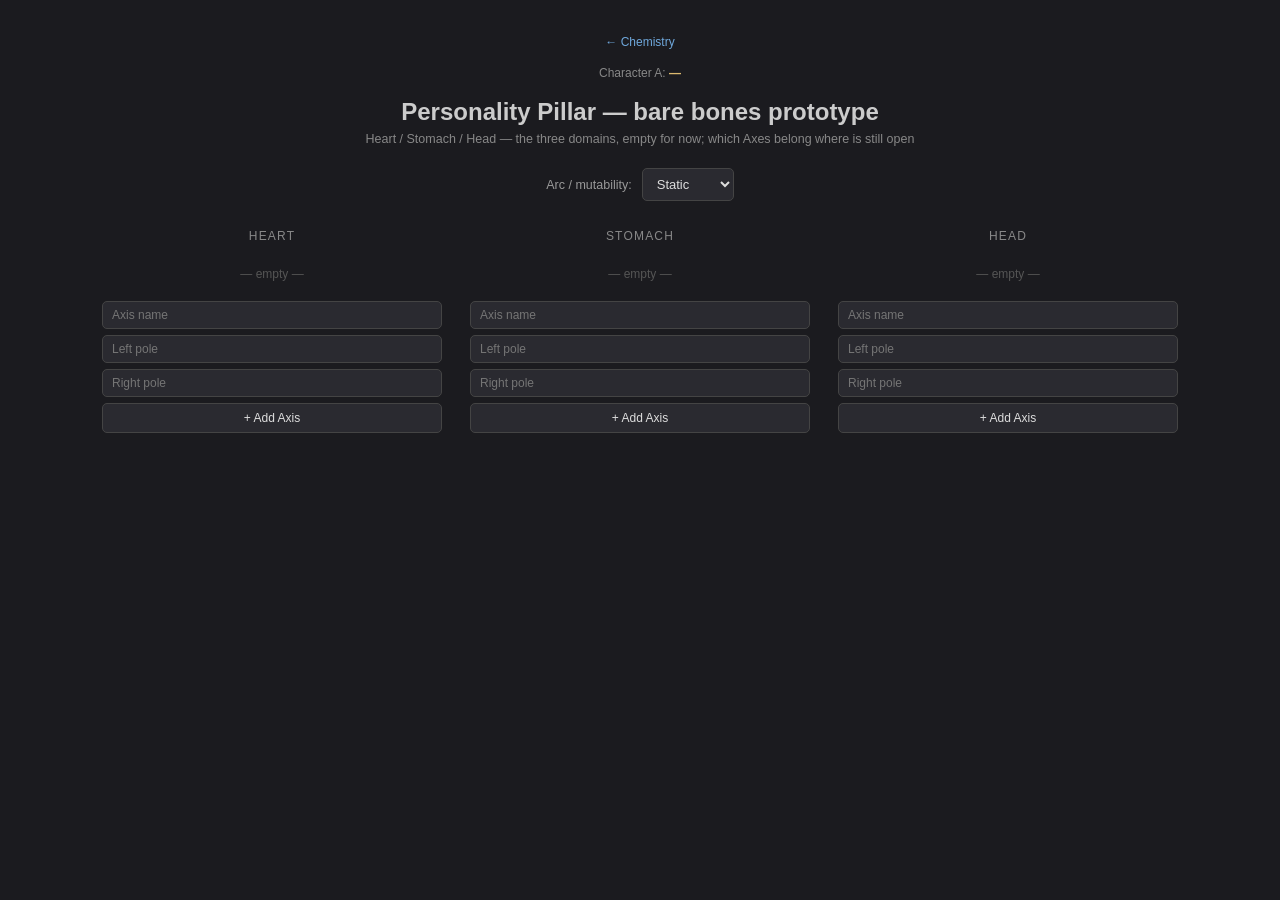
<file: prototypes/personality-pillar.html>
<!DOCTYPE html>
<html lang="en">
<head>
<meta charset="UTF-8" />
<title>Personality Pillar — bare bones prototype</title>
<style>
  body { font-family: 'Segoe UI', sans-serif; background:#1b1b1f; color:#eee; padding:32px; margin:0; }
  .nav-row { text-align:center; margin-bottom:16px; }
  .nav-row a { color:#6fa8dc; font-size:12px; text-decoration:none; }
  .nav-row a:hover { text-decoration:underline; }
  .char-tag { text-align:center; font-size:12px; color:#888; margin-bottom:18px; }
  .char-tag b { color:#dcb96f; }
  h2 { text-align:center; font-weight:600; margin:0 0 6px; color:#ccc; }
  .subhead { text-align:center; font-size:12.5px; color:#888; margin-bottom:22px; }

  .arc-row { display:flex; align-items:center; justify-content:center; gap:10px; margin-bottom:28px; }
  .arc-row label { font-size:12.5px; color:#999; }
  .arc-row select {
    background:#2a2a30; border:1px solid #444; color:#ddd; border-radius:5px;
    padding:7px 10px; font-size:13px;
  }

  .columns { display:flex; gap:28px; justify-content:center; align-items:flex-start; }
  .col { flex:1; max-width:340px; }
  .col-label { text-align:center; font-size:12px; letter-spacing:.1em; text-transform:uppercase; color:#888; margin-bottom:14px; }
  .col-list:empty::before { content:"— empty —"; display:block; text-align:center; color:#555; font-size:12px; padding:10px 0; }

  .axis { background:#242429; border:1px solid #3a3a42; border-radius:6px; padding:10px 12px; margin-bottom:10px; }
  .axis-name { font-size:12.5px; font-weight:600; color:#ddd; margin-bottom:8px; }
  .axis-3way { display:flex; gap:4px; }
  .pole-btn {
    flex:1; background:#2a2a30; border:1px solid #444; color:#999; border-radius:5px;
    padding:8px 4px; font-size:11px; cursor:pointer; text-align:center;
  }
  .pole-btn:hover { border-color:#777; }
  .pole-btn.active { background:#3a4a5a; border-color:#6fa8dc; color:#dceaf7; }
  .pole-btn.mid { font-style:italic; }

  .add-axis { margin-top:10px; display:flex; flex-direction:column; gap:6px; }
  .add-axis input {
    background:#2a2a30; border:1px solid #444; color:#ddd; border-radius:5px;
    padding:6px 9px; font-size:12px;
  }
  .add-axis button {
    background:#2a2a30; border:1px solid #444; color:#ddd; border-radius:5px;
    padding:7px; font-size:12px; cursor:pointer;
  }
  .add-axis button:hover { background:#35353d; border-color:#888; }
</style>
</head>
<body>

<div class="nav-row"><a href="chemistry-pillar.html">&larr; Chemistry</a></div>
<div class="char-tag">Character A: <b id="char-name">&mdash;</b></div>

<h2>Personality Pillar — bare bones prototype</h2>
<div class="subhead">Heart / Stomach / Head — the three domains, empty for now; which Axes belong where is still open</div>

<div class="arc-row">
  <label>Arc / mutability:</label>
  <select id="arc-type">
    <option value="static">Static</option>
    <option value="sponge">Sponge</option>
    <option value="gambler">Gambler</option>
  </select>
</div>

<div class="columns" id="columns"></div>

<script>
  // Personality Pillar, corrected 2026-08-18 — dDd's fix: Heart/Stomach/
  // Head are the three domain containers and stay; the previously-seeded
  // Axes (Compassion, Reactivity, Consideration, Transparency, Wit) come
  // out. Empty on purpose — which Axes actually belong to which domain
  // is still open (see the Genesis-material discussion on Era-gating —
  // a first-Era being would only have Head at all), so seeding examples
  // here would presume an answer nobody's settled yet.
  const DOMAINS = { heart: { label: 'Heart' }, stomach: { label: 'Stomach' }, head: { label: 'Head' } };

  function renderAxis(list, axis){
    const el = document.createElement('div');
    el.className = 'axis';
    el.innerHTML =
      '<div class="axis-name">' + axis.name + '</div>' +
      '<div class="axis-3way">' +
        '<button class="pole-btn left" data-val="0">' + axis.left + '</button>' +
        '<button class="pole-btn mid" data-val="1">Mid</button>' +
        '<button class="pole-btn right" data-val="2">' + axis.right + '</button>' +
      '</div>';
    const buttons = el.querySelectorAll('.pole-btn');
    function setActive(v){
      axis.value = v;
      buttons.forEach(b => b.classList.toggle('active', Number(b.dataset.val) === v));
    }
    buttons.forEach(b => b.addEventListener('click', () => setActive(Number(b.dataset.val))));
    setActive(axis.value);
    list.appendChild(el);
  }

  function renderColumn(domainKey){
    const domain = DOMAINS[domainKey];
    const col = document.createElement('div');
    col.className = 'col';
    col.innerHTML = '<div class="col-label">' + domain.label + '</div>';
    const list = document.createElement('div');
    list.className = 'col-list';
    list.id = 'list-' + domainKey;
    col.appendChild(list);

    const addForm = document.createElement('div');
    addForm.className = 'add-axis';
    addForm.innerHTML =
      '<input placeholder="Axis name" class="new-name" />' +
      '<input placeholder="Left pole" class="new-left" />' +
      '<input placeholder="Right pole" class="new-right" />' +
      '<button>+ Add Axis</button>';
    addForm.querySelector('button').addEventListener('click', () => {
      const name = addForm.querySelector('.new-name').value.trim();
      const left = addForm.querySelector('.new-left').value.trim() || 'Pole A';
      const right = addForm.querySelector('.new-right').value.trim() || 'Pole B';
      if(!name) return;
      renderAxis(list, { name, left, right, value: 1 });
      addForm.querySelector('.new-name').value = '';
      addForm.querySelector('.new-left').value = '';
      addForm.querySelector('.new-right').value = '';
    });
    col.appendChild(addForm);
    return col;
  }

  const columns = document.getElementById('columns');
  Object.keys(DOMAINS).forEach(key => columns.appendChild(renderColumn(key)));

  try {
    const c = JSON.parse(localStorage.getItem('gomsdu-chemistry-character') || 'null');
    if(c && c.name) document.getElementById('char-name').textContent = c.name;
  } catch(e){}
</script>

</body>
</html>
</file>
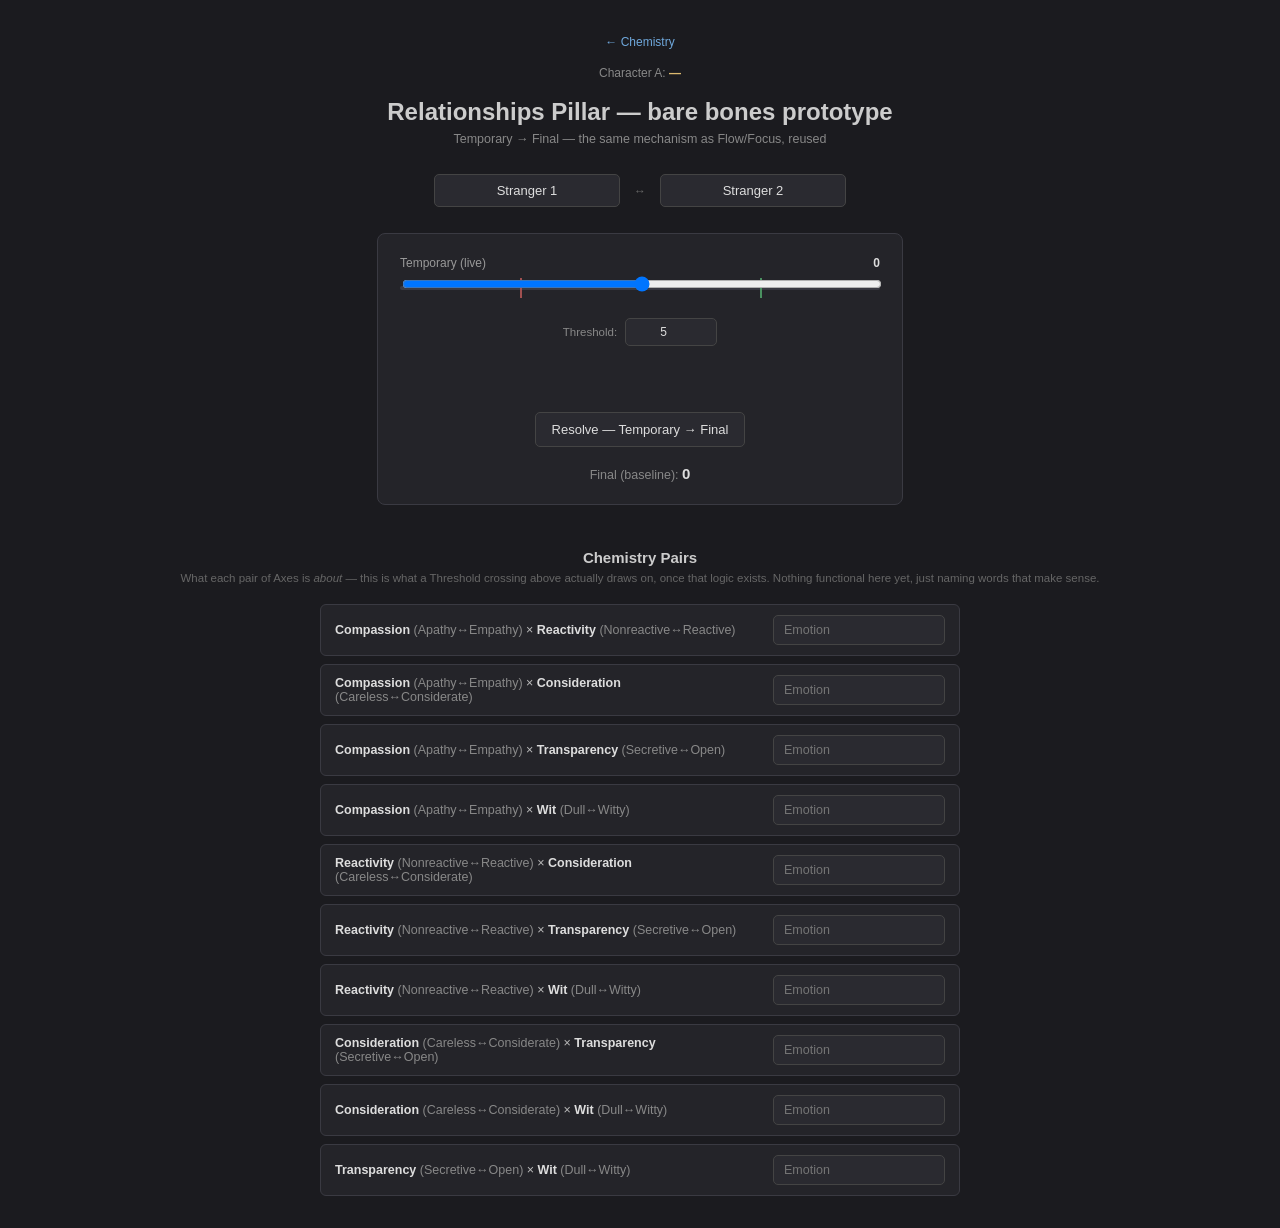
<file: prototypes/relationships-pillar.html>
<!DOCTYPE html>
<html lang="en">
<head>
<meta charset="UTF-8" />
<title>Relationships Pillar — bare bones prototype</title>
<style>
  body { font-family: 'Segoe UI', sans-serif; background:#1b1b1f; color:#eee; padding:32px; margin:0; }
  .nav-row { text-align:center; margin-bottom:16px; }
  .nav-row a { color:#6fa8dc; font-size:12px; text-decoration:none; }
  .nav-row a:hover { text-decoration:underline; }
  .char-tag { text-align:center; font-size:12px; color:#888; margin-bottom:18px; }
  .char-tag b { color:#dcb96f; }
  h2 { text-align:center; font-weight:600; margin:0 0 6px; color:#ccc; }
  .subhead { text-align:center; font-size:12.5px; color:#888; margin-bottom:28px; }

  .names-row { display:flex; align-items:center; justify-content:center; gap:14px; margin-bottom:26px; }
  .names-row input {
    background:#2a2a30; border:1px solid #444; color:#ddd; border-radius:5px;
    padding:8px 12px; font-size:13px; width:160px; text-align:center;
  }
  .names-row span { color:#666; font-size:12px; }

  .panel { max-width:480px; margin:0 auto; background:#242429; border:1px solid #3a3a42; border-radius:8px; padding:22px; }

  .value-row { display:flex; justify-content:space-between; font-size:12px; color:#999; margin-bottom:4px; }
  .value-row b { color:#ddd; }

  .track { position:relative; height:28px; margin-bottom:6px; }
  .track-bar { position:absolute; top:12px; left:0; right:0; height:4px; background:#3a3a42; border-radius:2px; }
  .track-threshold { position:absolute; top:4px; width:2px; height:20px; background:#a05050; }
  .track-threshold.pos { background:#4a9060; }
  input[type="range"].temp-slider { width:100%; position:relative; z-index:2; }

  .config-row { display:flex; gap:8px; justify-content:center; margin:16px 0 20px; }
  .config-row input {
    background:#2a2a30; border:1px solid #444; color:#ddd; border-radius:5px;
    padding:6px 10px; font-size:12px; width:70px; text-align:center;
  }
  .config-row label { font-size:11.5px; color:#888; align-self:center; }

  .beat { text-align:center; font-size:12.5px; padding:8px; border-radius:5px; margin-bottom:14px; min-height:16px; }
  .beat.pos { background:#1e3324; color:#8fd6a0; }
  .beat.neg { background:#33201e; color:#e0a08f; }

  .resolve-row { display:flex; justify-content:center; gap:10px; }
  .resolve-row button {
    background:#2a2a30; border:1px solid #444; color:#ddd; border-radius:5px;
    padding:9px 16px; font-size:13px; cursor:pointer;
  }
  .resolve-row button:hover { background:#35353d; border-color:#888; }

  .final-display { text-align:center; margin-top:18px; font-size:12.5px; color:#888; }
  .final-display b { color:#ddd; font-size:15px; }

  .chem-head { text-align:center; margin:44px 0 6px; font-size:15px; color:#ccc; font-weight:600; }
  .chem-sub { text-align:center; font-size:11.5px; color:#666; margin-bottom:20px; }
  .pairs { max-width:640px; margin:0 auto; display:flex; flex-direction:column; gap:8px; }
  .pair-row { display:flex; align-items:center; gap:12px; background:#242429; border:1px solid #3a3a42; border-radius:6px; padding:10px 14px; }
  .pair-axes { flex:1; font-size:12.5px; color:#bbb; }
  .pair-axes .axis-name { color:#ddd; font-weight:600; }
  .pair-axes .poles { color:#888; }
  .pair-emotion {
    background:#2a2a30; border:1px solid #444; color:#ddd; border-radius:5px;
    padding:7px 10px; font-size:12.5px; width:150px;
  }
</style>
</head>
<body>

<div class="nav-row"><a href="chemistry-pillar.html">&larr; Chemistry</a></div>
<div class="char-tag">Character A: <b id="char-name">&mdash;</b></div>

<h2>Relationships Pillar — bare bones prototype</h2>
<div class="subhead">Temporary → Final — the same mechanism as Flow/Focus, reused</div>

<div class="names-row">
  <input id="char-a" placeholder="Character A" value="Stranger 1" />
  <span>&harr;</span>
  <input id="char-b" placeholder="Character B" value="Stranger 2" />
</div>

<div class="panel">
  <div class="value-row"><span>Temporary (live)</span><b id="temp-display">0</b></div>
  <div class="track">
    <div class="track-bar"></div>
    <div class="track-threshold neg" id="thresh-neg-mark"></div>
    <div class="track-threshold pos" id="thresh-pos-mark"></div>
    <input type="range" class="temp-slider" id="temp-slider" min="-10" max="10" value="0" />
  </div>

  <div class="config-row">
    <label>Threshold:</label>
    <input type="number" id="threshold" value="5" min="1" max="10" />
  </div>

  <div class="beat" id="beat-msg"></div>

  <div class="resolve-row">
    <button id="btn-resolve">Resolve — Temporary &rarr; Final</button>
  </div>

  <div class="final-display">Final (baseline): <b id="final-display">0</b></div>
</div>

<div class="chem-head">Chemistry Pairs</div>
<div class="chem-sub">
  What each pair of Axes is <em>about</em> — this is what a Threshold
  crossing above actually draws on, once that logic exists. Nothing
  functional here yet, just naming words that make sense.
</div>
<div class="pairs" id="pairs-list"></div>

<script>
  // Bare-bones Relationships Pillar prototype. Temporary fluctuates live
  // (drag the slider — standing in for ripple effects landing mid-Exchange);
  // crossing +/- Threshold fires a beat message, since per the Mechanics
  // doc the threshold crossing is the narrative event, not the raw number.
  // Resolve commits Temporary into the new Final baseline, same shape as
  // Combat's Flow/Focus, reused rather than reinvented. Deliberately a
  // single pairwise score only — no Local/Global split modeled here yet.
  const slider = document.getElementById('temp-slider');
  const thresholdInput = document.getElementById('threshold');
  let final = 0;
  let lastBeatSign = 0;

  function updateThresholdMarks(){
    const t = Number(thresholdInput.value) || 5;
    const pct = (v) => ((v - (-10)) / 20) * 100;
    document.getElementById('thresh-neg-mark').style.left = pct(-t) + '%';
    document.getElementById('thresh-pos-mark').style.left = pct(t) + '%';
  }

  function render(){
    const temp = Number(slider.value);
    const t = Number(thresholdInput.value) || 5;
    document.getElementById('temp-display').textContent = temp;
    document.getElementById('final-display').textContent = final;

    const beatEl = document.getElementById('beat-msg');
    if(temp >= t){
      beatEl.textContent = '— threshold crossed: favorable —';
      beatEl.className = 'beat pos';
      lastBeatSign = 1;
    } else if(temp <= -t){
      beatEl.textContent = '— threshold crossed: unfavorable —';
      beatEl.className = 'beat neg';
      lastBeatSign = -1;
    } else {
      beatEl.textContent = '';
      beatEl.className = 'beat';
      lastBeatSign = 0;
    }
  }

  slider.addEventListener('input', render);
  thresholdInput.addEventListener('input', () => { updateThresholdMarks(); render(); });

  document.getElementById('btn-resolve').addEventListener('click', () => {
    final = Number(slider.value);
    render();
  });

  updateThresholdMarks();
  render();

  // Chemistry Pairs — every unordered pair across the same Axis set seeded
  // in personality-pillar.html (not live-wired to that file yet — plain
  // hardcoded list here, same values, kept in sync by hand for now). One
  // Emotion field per pair, deliberately blank — filling these in with
  // words that actually make sense is real authoring work, not something
  // to guess at scale. No logic behind them yet, per dDd: this is just the
  // reference table a future Threshold-crossing would draw from.
  const AXES = [
    { name: 'Compassion', left: 'Apathy', right: 'Empathy' },
    { name: 'Reactivity', left: 'Nonreactive', right: 'Reactive' },
    { name: 'Consideration', left: 'Careless', right: 'Considerate' },
    { name: 'Transparency', left: 'Secretive', right: 'Open' },
    { name: 'Wit', left: 'Dull', right: 'Witty' }
  ];

  const pairsList = document.getElementById('pairs-list');
  for(let i = 0; i < AXES.length; i++){
    for(let j = i + 1; j < AXES.length; j++){
      const a = AXES[i], b = AXES[j];
      const row = document.createElement('div');
      row.className = 'pair-row';
      row.innerHTML =
        '<div class="pair-axes">' +
          '<span class="axis-name">' + a.name + '</span> ' +
          '<span class="poles">(' + a.left + '↔' + a.right + ')</span>' +
          ' &times; ' +
          '<span class="axis-name">' + b.name + '</span> ' +
          '<span class="poles">(' + b.left + '↔' + b.right + ')</span>' +
        '</div>' +
        '<input class="pair-emotion" placeholder="Emotion" />';
      pairsList.appendChild(row);
    }
  }

  try {
    const c = JSON.parse(localStorage.getItem('gomsdu-chemistry-character') || 'null');
    if(c && c.name) document.getElementById('char-name').textContent = c.name;
  } catch(e){}
</script>

</body>
</html>
</file>
<file: css/base.css>
:root{
  --ink: #14171B;
  --ink-soft: #1C2027;
  --ink-line: #2A2F38;
  --parchment: #EFE7D6;
  --parchment-line: #D9CBA8;
  --text-light: #E9E4D8;
  --text-dim: #9AA0A8;
  --text-dark: #241F18;
  --brass: #B9975B;
  --brass-bright: #D8BA83;
  --ember: #A34B36;
  --ember-bright: #C1604A;
  --sage: #7C9070;

  /* Tier 5 palette (2026-08-16, design tokens only — captured per dDd's
     Color Schemes note, not wired into any UI yet; the Roster's Possessor
     icons still use plain circle glyphs, not color). Ordering intentional:
     1=Primary, 2=Secondary, 3=Tertiary. True black is deliberately reserved
     for Kulkrow's tertiary only — per dDd, "Black is the rarest color in
     the Universe in game" — everything else in this theme (including --ink
     above) stays a dark charcoal specifically to leave true black alone. */
  --gom-primary: #F5F5F0;
  --gom-secondary: #4A90D9;
  --gom-tertiary: #2E2A6E;
  --kulkrow-primary: #E8792E;
  --kulkrow-secondary: #B0281E;
  --kulkrow-tertiary: #000000;
}
*{box-sizing:border-box;}
html,body{margin:0;padding:0;}
/* Two-view scroll-snap (2026-08-17) — the table screen is exactly View 1
   (header through the Map) and View 2 (Party+Ledger), both pinned to
   calc(100vh - 28px) in layout.css. scroll-snap-type lives on html (the
   real scrolling box for ordinary document scroll, since nothing between
   here and .view1/.persistent-grid sets its own overflow) so scrolling
   snaps to whichever view is closer instead of free-scrolling between them. */
html{scroll-snap-type:y mandatory;}
body{
  background:var(--ink); color:var(--text-light);
  font-family:sans-serif; min-height:100vh;
  -webkit-font-smoothing:antialiased;
  /* renderAll() in js/main.js unconditionally rebuilds every major
     container's innerHTML (Ledger, Roster, Map, ...) on every single table
     mutation, not just the piece that actually changed — so on every move,
     chat message, or combat action, large swaths of the DOM get destroyed
     and recreated. Browsers' default scroll anchoring (overflow-anchor:auto)
     tries to keep the viewport visually stable when content shifts, but its
     heuristics get confused when the DOM nodes it was anchored to are torn
     down and rebuilt wholesale rather than genuinely resized in place — the
     real, most likely cause of dDd's 2026-08-17 report that the page keeps
     jumping back to the Party section on ordinary actions ("in a bunch of
     areas," not just movement, which matches a page-wide render pattern
     rather than one specific action). Turning it off is the standard fix for
     this exact symptom in apps that re-render this way. */
  overflow-anchor:none;
}
.hidden{display:none !important;}
a{color:var(--brass-bright);}
h1,h2,h3{font-family:serif; font-weight:600; margin:0;}

button{
  font-family:sans-serif; font-weight:600; font-size:14px; cursor:pointer;
  border:none; border-radius:6px; padding:11px 16px; transition:transform .1s ease, background .15s ease;
}
button:active{transform:scale(.98);}
button:disabled{opacity:.4; cursor:not-allowed;}
.btn-brass{background:var(--brass); color:#221A0E;}
.btn-brass:hover{background:var(--brass-bright);}
.btn-ghost{background:transparent; color:var(--text-light); border:1px solid var(--ink-line);}
.btn-ghost:hover{border-color:var(--brass);}
.btn-ember{background:var(--ember); color:#fff;}
.btn-ember:hover{background:var(--ember-bright);}
.btn-block{width:100%;}
.btn-small{padding:7px 11px; font-size:12.5px;}
.btn-ghost.toggled{border-color:var(--brass); color:var(--brass-bright); background:rgba(185,151,91,.15);}
.btn-action{
  flex:1; background:var(--ink); border:1px solid var(--brass); color:var(--brass-bright);
  font-family:sans-serif; font-weight:600; font-size:13px; padding:12px 0; border-radius:6px; cursor:pointer;
}
.btn-action:hover{background:rgba(185,151,91,.1);}
.btn-action.active{background:rgba(185,151,91,.2);}

input, textarea, select{
  font-family:sans-serif; font-size:13.5px;
}
input:focus, button:focus-visible, textarea:focus, select:focus{
  outline:2px solid var(--brass-bright); outline-offset:1px;
}

.log-empty{color:var(--text-dim); font-size:13px; padding:6px 0;}
.footnote{font-size:12px; color:var(--text-dim); line-height:1.6; padding-top:4px;}
/* Full-screen blocking overlay (2026-08-23), per dDd — was previously just an
   inline text row, so calling showLoading(true) didn't actually hide anything
   underneath it. Now used to gate js/scenes.js's loadScene(), which fires
   several sequential mutateTable() re-renders before the camera is centered
   last; without a real overlay those in-between, uncentered renders were
   visible. z-index:100 clears every other layer in this codebase (highest
   prior was panels.css's tooltip at 56). */
.loading-row{
  position:fixed; inset:0; z-index:100; background:var(--ink);
  display:flex; align-items:center; justify-content:center;
  font-family:monospace; font-size:13px; color:var(--text-dim); text-align:center;
  opacity:1; transition:opacity .5s ease;
}
/* Fade-out state (2026-08-24) — js/panels.js's showLoading(false) adds this
   first and only adds .hidden ~500ms later, once the transition's actually
   finished. pointer-events:none so the reveal underneath is clickable
   through the fading overlay rather than blocked until it's fully gone. */
.loading-row.loading-fade-out{ opacity:0; pointer-events:none; }

#landing-error, #banner-error{
  color:#F0BBAE; background:rgba(163,75,54,.15); border:1px solid rgba(163,75,54,.4);
  padding:9px 13px; border-radius:6px; font-size:13px; margin-top:6px;
}
</file>
<file: css/layout.css>
#app{max-width:1200px; margin:0 auto; padding:28px 20px 60px;}

/* ---------- Landing ---------- */
#screen-landing{
  display:flex; flex-direction:column; align-items:center; justify-content:center;
  min-height:80vh; text-align:center;
}
.brand-eyebrow{
  font-family:monospace; font-size:12px; letter-spacing:.18em;
  text-transform:uppercase; color:var(--brass); margin-bottom:10px;
}
#screen-landing h1{font-size:clamp(36px,6vw,56px); font-weight:700; letter-spacing:-.01em;}
#screen-landing p.sub{color:var(--text-dim); max-width:480px; margin:14px 0 36px; line-height:1.55; font-size:15px;}
.landing-cards{display:flex; gap:18px; flex-wrap:wrap; justify-content:center; width:100%; max-width:640px;}
.landing-card{
  flex:1; min-width:260px; background:var(--ink-soft); border:1px solid var(--ink-line);
  border-radius:10px; padding:26px 24px; text-align:left;
}
.landing-card h3{font-size:19px; margin-bottom:6px;}
.landing-card p{color:var(--text-dim); font-size:13.5px; line-height:1.5; margin:0 0 18px;}
.landing-card input{
  width:100%; margin-bottom:12px; padding:11px 12px; border-radius:6px;
  border:1px solid var(--ink-line); background:var(--ink); color:var(--text-light);
  font-family:monospace; font-size:14px; letter-spacing:.05em;
}
.landing-card input::placeholder{color:var(--text-dim); font-family:sans-serif; letter-spacing:0;}

/* ---------- Legends (Home > Legends > Main Game halfway point, 2026-08-23) ---------- */
#screen-legends{
  display:flex; flex-direction:column; align-items:center; justify-content:center;
  min-height:80vh; text-align:center;
}
#screen-legends h1{font-size:clamp(32px,5vw,48px); font-weight:700; letter-spacing:-.01em;}
#screen-legends p.sub{color:var(--text-dim); max-width:440px; margin:14px 0 30px; line-height:1.55; font-size:15px;}
.legends-list{display:flex; flex-direction:column; gap:12px; width:100%; max-width:320px;}

/* Color Laboratory — a static, labeled color showcase (was an animated wave
   piece; dDd's call to swap it for something clearer to actually study).
   Each settled hue-family gets a row: Palette name, its Primary/Secondary/
   Highlight stops as their own small patches, then the full blended
   Gradient — all 5 columns aligned under one header via CSS Grid. Below
   that, a live "Experiment" patch driven by either the hue slider or a
   typed hex code, for test-driving a candidate color against the palette. */
.color-lab{
  width:100%; max-width:900px; margin:40px auto 0; padding:22px 24px;
  border-radius:18px; background:var(--ink-soft); border:1px solid var(--ink-line);
  display:flex; flex-direction:column; gap:11px;
}
.color-lab-title{
  font-family:monospace; font-size:11px; letter-spacing:.14em;
  text-transform:uppercase; color:var(--brass); margin-bottom:2px;
}
.color-lab-headers{
  display:grid; grid-template-columns:150px 74px 74px 74px 1fr; gap:10px;
  font-family:monospace; font-size:9px; letter-spacing:.05em;
  text-transform:uppercase; color:var(--text-dim); padding-bottom:2px; white-space:nowrap;
}
.color-lab-headers span:first-child{text-align:right;}
.color-lab-headers span:not(:first-child){text-align:center;}
.color-lab-row{display:grid; grid-template-columns:150px 74px 74px 74px 1fr; gap:10px; align-items:center;}
.color-lab-label{font-size:13px; color:var(--text-dim); text-align:right;}
.color-lab-patch-sm{height:32px; border-radius:7px; border:1px solid rgba(255,255,255,.08); cursor:pointer;}
.color-lab-band{height:32px; border-radius:7px; border:1px solid rgba(255,255,255,.08);}

/* Click a patch to highlight it (single-select among the palette patches;
   the Experiment patch highlights independently). When the Experiment patch
   and a palette patch are highlighted at the same time, the palette patch's
   color is overwritten to match — live, so it keeps tracking the Experiment
   color for as long as both stay highlighted. Outline, not border/box-
   shadow, so highlighting never shifts the grid's own sizing. */
.color-lab-patch-sm.highlighted, .color-lab-patch.highlighted{
  outline:3px solid var(--brass-bright); outline-offset:2px;
}

.color-lab-experiment{padding-top:8px; margin-top:2px; border-top:1px solid var(--ink-line); display:flex; flex-direction:column; gap:8px;}
.color-lab-exp-row{display:flex; align-items:center; gap:14px;}
.color-lab-exp-row .color-lab-label{width:150px; flex-shrink:0;}
.color-lab-patch{
  width:70px; height:32px; border-radius:7px; border:1px solid rgba(255,255,255,.08);
  flex-shrink:0; background:hsl(160,65%,55%); cursor:pointer;
}
.color-lab-slider{flex:1; accent-color:var(--brass);}
.color-lab-value{
  width:170px; flex-shrink:0; font-family:monospace; font-size:12px; color:var(--text-dim);
}
.color-lab-hex-input{
  width:110px; padding:7px 10px; border-radius:6px; border:1px solid var(--ink-line);
  background:var(--ink); color:var(--text-light);
  font-family:monospace; font-size:13px; letter-spacing:.03em;
}

/* Lightning box — pure fun, no function. Click anywhere and a bolt strikes
   toward that point from somewhere above it. Each bolt is a fresh, randomly
   generated jagged path (js/main.js's spawnLightningBolt/buildJaggedPath) —
   varied length, start angle, jaggedness, and branch count — rendered as one
   crisp white core stroke with 3 stacked drop-shadows standing in for the
   Inner Glow / Outer Glow / Aura layers, so the layering is real depth, not
   a flat tint. A multi-peak flicker keyframe (not a single fade) gives the
   afterimage/strobe feel, at a per-bolt randomized duration. Old bolts clean
   themselves out of the DOM once their animation ends. */
/* Controller row — two draggable rotary knobs (Frequency, Intensity) plus a
   Start/Stop toggle for auto-strikes, sitting above the box. Knobs use
   Pointer Events with a vertical-drag convention (standard for software
   knobs — literal angle-tracking off cursor position is fiddlier to use
   than it sounds), rendered via one CSS custom property (--angle) driving
   the indicator's rotation across a 270° sweep. See initKnob() in js/main.js. */
.lightning-controls{
  width:100%; max-width:900px; margin:24px auto 0;
  display:flex; align-items:center; justify-content:center; gap:40px;
}
.lightning-knob-wrap{display:flex; flex-direction:column; align-items:center; gap:5px;}
.lightning-knob{
  width:54px; height:54px; border-radius:50%;
  background:radial-gradient(circle at 35% 30%, #2b2b2b, #0a0a0a 72%);
  border:2px solid var(--ink-line); position:relative;
  cursor:ns-resize; touch-action:none; user-select:none;
}
.lightning-knob:focus-visible{outline:2px solid var(--brass-bright); outline-offset:3px;}
.lightning-knob-indicator{
  position:absolute; left:50%; top:50%; width:3px; height:20px;
  background:#00E5FF; border-radius:2px; transform-origin:50% 0%;
  transform:translateX(-50%) rotate(var(--angle, -135deg));
  box-shadow:0 0 6px #00E5FF, 0 0 12px #287BFF;
}
.lightning-knob-label{
  font-size:11px; color:var(--text-dim); font-family:monospace;
  text-transform:uppercase; letter-spacing:.06em;
}
.lightning-knob-value{font-size:10px; color:var(--text-dim); font-family:monospace;}

.lightning-box{
  width:100%; max-width:900px; height:260px; margin:14px auto 0;
  background:#000; border-radius:18px; border:1px solid var(--ink-line);
  position:relative; overflow:hidden; cursor:crosshair;
}
.lightning-bolt-svg{position:absolute; inset:0; pointer-events:none;}
.lightning-core{
  fill:none; stroke:#FFFFFF; stroke-linecap:round; stroke-linejoin:round;
  filter:
    drop-shadow(0 0 calc(3px * var(--glow-scale, 1)) #00E5FF)
    drop-shadow(0 0 calc(8px * var(--glow-scale, 1)) #287BFF)
    drop-shadow(0 0 calc(16px * var(--glow-scale, 1)) #6A2CFF);
}
.lightning-branch{opacity:.8;}
.lightning-flash .lightning-bolt{
  animation-name:bolt-flicker;
  animation-duration:var(--bolt-dur, 700ms);
  animation-timing-function:ease-out;
  animation-fill-mode:forwards;
}
@keyframes bolt-flicker{
  0%{opacity:0;}
  6%{opacity:1;}
  14%{opacity:.25;}
  22%{opacity:.9;}
  32%{opacity:.15;}
  44%{opacity:.55;}
  60%{opacity:.1;}
  100%{opacity:0;}
}

/* Lava box — Kulkrow's counterpart to the lightning box, same "click to
   place, Start/Stop to run" shape but a continuous simulation instead of a
   one-shot flash. Real per-frame physics in js/main.js's initLavaBox() —
   no directional gravity, each blob random-walks and bounces off its own
   vent's circular Crust pool (5x that vent ring's diameter), which is what
   actually confines it, not a screen edge. The white outer box is the Lava
   box itself; the dark Crust only exists inside each vent's own pool. */
.lava-controls{width:100%; max-width:900px; margin:24px auto 0; display:flex; align-items:center; justify-content:center;}
.lava-box{
  width:100%; max-width:900px; height:260px; margin:14px auto 0;
  background:#FFFFFF; border-radius:18px; border:1px solid var(--ink-line);
  position:relative; overflow:hidden; cursor:crosshair;
}
#lava-canvas{position:absolute; inset:0; width:100%; height:100%; display:block;}

/* ---------- Table shell ---------- */
#screen-table{display:flex; flex-direction:column; gap:20px;}
.table-header{
  display:flex; align-items:center; justify-content:space-between; gap:16px; flex-wrap:wrap;
  border-bottom:1px solid var(--ink-line); padding-bottom:16px;
}
.seal{
  display:inline-flex; align-items:center; gap:10px; background:var(--ink-soft);
  border:1.5px solid var(--brass); border-radius:999px; padding:6px 8px 6px 16px;
}
.seal .code{font-family:monospace; font-size:17px; letter-spacing:.12em; color:var(--brass-bright);}
/* Fixed width sized for "Copied!" (its longest routine label) so the pill
   doesn't visibly resize/reflow when copyCode() in js/main.js swaps the
   button's text in and out — text-align:center keeps the shorter resting
   "Copy" label looking intentional rather than off-center in the extra
   space. */
#btn-copy-code{width:72px; text-align:center;}
.who{font-size:13px; color:var(--text-dim);}
.who b{color:var(--text-light); font-weight:600;}
.header-actions{display:flex; align-items:center; gap:10px;}

/* Toolbar buttons for contextual panels — a horizontal row (unused now, kept in
   case a flat toolbar returns somewhere) and the vertical stacks flanking the
   Map (.side-toolbar) share the same button look. */
.toolbar{display:flex; gap:10px; flex-wrap:wrap;}
.toolbar button, .side-toolbar button{
  background:var(--ink-soft); border:1px solid var(--ink-line); color:var(--text-light);
  padding:10px 16px; border-radius:8px; font-size:13.5px;
}
.toolbar button.active, .side-toolbar button.active{border-color:var(--brass); color:var(--brass-bright);}
/* Fixed, non-shrinking (2026-08-17) — dDd's call: these are "more of a
   temporary thing" (likely folded into the Sequencer surface later, see
   ROADMAP.md's Sequencer Panel "deeper merge" item), they just need to
   reliably stay left/right. The Map, not these, is what should flex. */
.side-toolbar{display:flex; flex-direction:column; gap:10px; justify-content:center; flex:0 0 148px;}
.side-toolbar button{width:148px;}

/* Sequencer divider — decorative strip left behind by the old horizontal
   toolbar, reimagined as part of the Sequencer: a circle (blank outside an
   Encounter, the round's total AP scale once one starts) bisecting a line
   that tapers to a sharp point as it reaches toward the screen's edges.
   Full-bleed past #app's own max-width via the negative-margin trick, at
   90vw (pulled in from an earlier 95vw pass — still a touch too close to
   the edges per dDd) rather than a full 100vw so the sharp tips stay well
   short of the actual screen edge. The wedge shape itself always looks the
   same — only the tick density layered behind it (and the marks row below)
   changes with the current AP scale. */
.sequencer-divider{
  position:relative; left:50%; width:90vw; margin-left:-45vw;
  display:flex; align-items:center; justify-content:center;
  height:46px;
}
/* Scrub cursors only apply while .seq-scrubbable is toggled on (live
   Encounter, set in renderSequencerDivider() in js/sequencer.js) — outside
   that there's nothing for a click here to do, so the bar shouldn't look
   clickable. */
.sequencer-divider.seq-scrubbable{cursor:pointer;}
.sequencer-divider-ticks{position:absolute; inset:0; z-index:1; pointer-events:none;}
.sequencer-divider-tick{
  position:absolute; top:50%; width:1px; height:10px; background:var(--ink-line);
  transform:translate(-50%,-50%);
}
.sequencer-divider-tick.major{height:20px; background:var(--text-dim);}
/* Twilight Milk (2026-08-21) — background is set live by js/sequencer.js's
   renderTwilightSky(), a per-Tick gradient standing in for the First/Second
   Era's permanent Twilight sky. background here is just a pre-JS fallback. */
.sequencer-divider-wing{
  flex:1; height:16px; background:var(--brass); max-width:640px;
  position:relative; z-index:2; transition:background 1.4s ease;
}
.sequencer-divider-wing.left{clip-path:polygon(100% 0%, 100% 100%, 0% 50%);}
.sequencer-divider-wing.right{clip-path:polygon(0% 0%, 0% 100%, 100% 50%);}
/* Kulkrow Colors (2026-08-21, dDd's ask) — true black is Kulkrow's own
   reserved tertiary (see style-guide.md), a deliberate, rare use rather than
   just another dark tone. */
.sequencer-divider-circle{
  flex-shrink:0; width:52px; height:52px; margin:0 -2px; border-radius:50%;
  background:var(--kulkrow-tertiary); border:2px solid var(--kulkrow-primary);
  box-shadow:0 0 10px 2px rgba(176,40,30,.5), inset 0 0 8px rgba(232,121,46,.2);
  display:flex; align-items:center; justify-content:center; z-index:3; position:relative;
  font-family:monospace; font-size:15px; font-weight:600; color:var(--kulkrow-primary);
}

/* The moving needle — a vertical "reptile eye" marker (3 nested lens-shaped
   paths: dark shell, bright gold gap/iris, dark core/pupil, plus an outer
   glow) that sweeps the divider's own 0-100 scale. Visible only while an
   Encounter is live (toggled via .hidden in js/sequencer.js, same gate as
   the ticks/marks/badge), but otherwise sits still at rest (left:100%) — it
   does NOT loop. Position/opacity are driven every frame by JS
   (applySweepFrame() in js/sequencer.js, a requestAnimationFrame clock)
   rather than a CSS animation, so the sweep can be jumped/skipped
   interactively (click = jump to next Moment, click-hold = jump to end).
   Vanishes (fades to opacity 0) right as it reaches the end, rather than
   holding visible — .hidden then re-shows it at rest for the next Round.
   Purely a look-and-feel prototype for now — a single marker, not tied to
   any real per-actor AP data yet; that's the deferred "tick logic"
   conversation. */
.sequencer-needle{
  position:absolute; top:50%; left:100%; transform:translate(-50%,-50%);
  z-index:5; pointer-events:none;
}
.sequencer-needle-svg{
  width:26px; height:56px; display:block;
  filter:drop-shadow(0 0 9px rgba(185,151,91,.6));
}
.sequencer-needle-svg .needle-shell{fill:var(--ink);}
.sequencer-needle-svg .needle-gap{fill:var(--brass-bright);}
.sequencer-needle-svg .needle-core{fill:var(--ink);}

/* Start-of-Encounter lightning flourish — dDd's spec: up to 3 bolts coiling
   out to the left and up to 3 to the right from the AP circle, fired once
   the instant an Encounter actually starts (real state transition, not the
   button click, so every connected player sees it including on remote
   Start clicks synced in over realtime — see flourishEncounterStart() in
   js/sequencer.js). Reuses the landing page's Lightning box glow/flicker
   classes (.lightning-core/.lightning-branch/.lightning-flash/bolt-flicker,
   defined above) since the visual language should match; only the path
   generation differs (horizontal + vertically-jaggy "coil" instead of a
   vertical strike). */
.sequencer-bolts{position:absolute; inset:0; z-index:6; pointer-events:none; overflow:visible;}

/* Measurement marks — always exactly 5, sitting just under the divider and
   outside the Sequencer shell box: the two extremes align under the wedge
   tips, the center under the circle, and one each at the midpoints between.
   Values scale with the same AP counter as the divider's own ticks. */
.sequencer-marks{
  position:relative; left:50%; width:90vw; margin-left:-45vw;
  height:26px; margin-top:-4px;
}
.sequencer-marks.seq-scrubbable{cursor:crosshair;}
.sequencer-mark{
  position:absolute; top:0; transform:translateX(-50%);
  display:flex; flex-direction:column; align-items:center; gap:3px;
}
.sequencer-mark-tick{width:1px; height:8px; background:var(--text-dim);}
.sequencer-mark-label{font-family:monospace; font-size:10px; color:var(--text-dim);}

/* Staged-action slashes — sit right on the divider line, same 0-100 AP
   coordinate space as the ticks. Shape is the only signal for friendly vs.
   hostile (\ = Self/Ally, / = Enemy); color is what tells Self apart from
   Ally within the friendly side. No effect-type hues here on purpose — see
   style-guide.md, that idea got corrected out during design. */
.sequencer-divider-slashes{position:absolute; inset:0; z-index:4; pointer-events:none;}
.seq-slash{
  position:absolute; top:50%; width:2.5px; height:24px; border-radius:2px;
  transform:translate(-50%,-50%) rotate(var(--slash-angle, 32deg));
}
.seq-slash.self{background:#2ECC71; box-shadow:0 0 5px #2ECC71;}
.seq-slash.ally{background:#22D3EE; box-shadow:0 0 5px #22D3EE;}
.seq-slash.enemy{background:#F5C518; box-shadow:0 0 5px #F5C518;}

/* Blood Drops — a density layer, not a "what happened" layer (that's the
   slashes' job). One uniform "blood" look regardless of cause: a battlefield
   doesn't color-code its own blood by what caused it. Staggered across 3
   rows in AP order (beeswarm/jitter-plot style — the standard fix for
   overplotting) so adjacent close-together moments don't visually collide;
   dot size scales with how many actions landed at that exact tick. */
/* Battle Report placeholder line (2026-08-17, View 1 spec) — literal
   placeholder text for now (the real feature is ROADMAP.md's Sequencer
   Panel "Battle Report" item, not built yet); same full-bleed 90vw width as
   the Sequencer bar above, per dDd's spec. */
.battle-report-line{
  position:relative; left:50%; width:90vw; margin-left:-45vw;
  text-align:center; font-family:monospace; font-size:11px;
  letter-spacing:.08em; color:var(--text-dim); text-transform:uppercase;
  padding:6px 0; border-top:1px solid var(--ink-line); border-bottom:1px solid var(--ink-line);
  margin-top:10px; margin-bottom:4px;
}

.sequencer-blood-drops{
  position:relative; left:50%; width:90vw; margin-left:-45vw;
  height:38px; margin-top:2px;
  /* Backdrop (2026-08-17, dDd's View 1 ask: "so I can clearly tell") — a
     subtle bounded zone marking where Blood Drops appear even when there
     are none staged yet, rather than an unmarked empty strip. */
  background:rgba(191,82,127,.05); border-radius:6px;
}
.sequencer-blood-drops.seq-scrubbable{cursor:crosshair;}
.seq-drop{
  position:absolute; border-radius:50%; background:#BF527F;
  box-shadow:0 0 5px rgba(191,82,127,.65); transform:translateX(-50%);
}

/* Shared "reveal" mechanism for ticks/marks/slashes/drops — moment-by-moment,
   synced to the needle's own sweep rather than everything appearing at once.
   Default state is fully visible (normal re-renders, e.g. a chat message
   arriving mid-Encounter, must NOT replay this). Each element carries a
   data-reveal-at="<ms>" attribute; applySweepFrame() in js/sequencer.js
   (the same rAF clock driving the needle) sets opacity to 0 or 1 directly
   each frame by comparing elapsed time to that value — driven this way
   (rather than a CSS animation-delay) specifically so a jump/skip can
   re-apply the correct state instantly instead of waiting out a delay. */
.seq-reveal{opacity:1; transition:opacity .15s ease-out;}
/* Blood Drops fade in slower than everything else — dDd's spec: Enemy
   slashes are a "quick fade in," Blood Drops a "slow" one. Higher
   specificity than the bare .seq-reveal rule above, so this wins without
   needing !important. */
.seq-drop.seq-reveal{transition:opacity .6s ease-out;}

/* Hover popover — the "zoom in" idea's actual first pass: an informational
   tooltip near the cursor listing whatever's staged nearby, not true optical
   magnification (see ROADMAP.md, Sequencer Panel — deliberately scoped down
   to keep this pass's size in check; a real lens effect is a candidate
   follow-up once this is proven out). */
.sequencer-hover-popover{
  position:fixed; z-index:50; pointer-events:none;
  background:var(--ink); border:1px solid var(--brass); border-radius:8px;
  padding:8px 10px; font-family:monospace; font-size:11px;
  color:var(--text-light); max-width:220px; box-shadow:0 4px 16px rgba(0,0,0,.4);
}
.sequencer-hover-popover-row{padding:2px 0; white-space:nowrap;}
.sequencer-hover-popover-row.self{color:#2ECC71;}
.sequencer-hover-popover-row.ally{color:#22D3EE;}
.sequencer-hover-popover-row.enemy{color:#F5C518;}

/* View 1 = header through the Map row, pinned to exactly one screen height
   (2026-08-17) — "It's two fixed views. There is zero reason why the
   Headers for Party and the Ledger should be visible." Party+Ledger
   (.persistent-grid, View 2) start immediately after, entirely below the
   fold until the Player actually scrolls — no bleed-through either way.
   Everything in here that ISN'T the Map row has a fixed/intrinsic height;
   .map-row is the one flexible piece, stretching to claim whatever's left. */
/* calc(100vh - 28px), not a flat 100vh — #app's own top padding (see its
   rule at the top of this file) sits above .view1 and isn't part of the
   viewport height itself, so a flat 100vh here always overshot the visible
   window by exactly that padding, pushing the Map toolbar buttons and the
   spacer partly below the fold. */
/* padding-top:28px (2026-08-20, dDd's catch — "the scroll is literally too
   low") — scroll-snap-align:start snaps .view1's own top BORDER edge to the
   viewport top, which discards #app's 28px padding-top entirely (that
   padding sits outside .view1, "before" it in document flow, so snapping
   scrolls straight past it). The header pill ended up flush against the
   very top of the window with zero breathing room. Fix: give .view1 its
   own internal 28px top padding instead — that lives inside the snapped
   element's own box, so it survives the snap. .map-row's flex:1 absorbs
   the extra 28px the same way it already absorbs .view1-spacer below. */
.view1{height:calc(100vh - 28px); padding-top:28px; box-sizing:border-box; display:flex; flex-direction:column; min-height:0; scroll-snap-align:start; scroll-snap-stop:always;}
.view1 .table-header{flex-shrink:0;}
.view1 #banner-error{flex-shrink:0;}
.view1 .sequencer-divider, .view1 .sequencer-marks, .view1 .sequencer-blood-drops,
.view1 .battle-report-line{flex-shrink:0;}
.view1 .map-row{flex:1; min-height:0; align-items:stretch;}
/* Reserved breathing room at the bottom of View 1 (2026-08-17) — dDd's
   correction after seeing the Map squeezed too short: sized to roughly
   match the Battle Report line + Blood Drops strip combined, not a generic
   20vh guess. Trimmed 60px -> 32px, 2026-08-30 — freed up room .map-panel
   needed (see its own .panel-static override above); still real breathing
   room, just not as much. Worth revisiting if it ever reads as too tight. */
.view1-spacer{height:10px; flex-shrink:0;}

/* Persistent area: Party + Ledger, always visible, side by side */
/* View 2, pinned to a full screen height same as .view1 (2026-08-17) — see
   css/panels.css's #roster/#ledger comment for the full reasoning. */
/* padding-top:28px, box-sizing:border-box — same fix and reasoning as
   .view1 above: without it, snapping to View 2 puts the Party/Ledger <h2>s
   flush against the very top of the window too. */
.persistent-grid{display:grid; grid-template-columns:.9fr 1.1fr; gap:22px; height:calc(100vh - 28px); padding-top:28px; box-sizing:border-box; min-height:0; scroll-snap-align:start; scroll-snap-stop:always;}
.persistent-grid .panel-static{display:flex; flex-direction:column; min-height:0;}
.persistent-grid .panel-static h2{flex-shrink:0;}
.persistent-grid .chat-row{flex-shrink:0;}
@media(max-width:860px){ .persistent-grid{grid-template-columns:1fr; height:auto;} }

/* TATA swap (2026-08-20, dDd's spec) — "Pressing Tata swaps Party and the
   Ledger, essentially." Exactly two of the three panel-statics are ever
   visible at once (Party+Ledger normally, Ledger+Characters under TATA);
   `order` controls which side each lands on rather than reordering the DOM,
   so js/main.js only ever needs to toggle one class on the grid itself. The
   grid's own two-column template doesn't care which children are visible —
   `display:none` on the third one drops it out of grid flow entirely. */
#characters-panel-static{display:none; order:2;}
#party-panel-static{order:1;}
#ledger-panel-static{order:2;}
.persistent-grid.tata-active #party-panel-static{display:none;}
.persistent-grid.tata-active #characters-panel-static{display:flex; order:2;}
.persistent-grid.tata-active #ledger-panel-static{order:1;}

/* Mirroring (2026-08-20, dDd's spec) — "The Ledger moves to the left and
   everything gets realigned, flipped to right align (the Chat bar and send
   button flipping as well)." direction:rtl is the one CSS declaration that
   correctly flips a flex column's whole reading direction — row children
   reverse, text-align defaults flip — without hand-reversing every
   `.log-entry`/`.chat-row` individually. English text itself still reads
   normally left-to-right within each line; only the block/inline layout
   anchors to the right edge instead of the left. Characters gets the same
   treatment ("follows the same Mirroring effect as the Ledger") even though
   it sits on the opposite edge from where Ledger normally does — the point
   is that whichever panel is on which side always mirrors in TATA mode, not
   that one side is privileged over the other. */
.persistent-grid.tata-active #ledger-panel-static,
.persistent-grid.tata-active #characters-panel-static{direction:rtl;}
.persistent-grid.tata-active #ledger-panel-static h2,
.persistent-grid.tata-active #characters-panel-static h2{text-align:right;}

/* Map sits in its own centered row, flanked by the Stats/Techniques/Party
   stack on the left and Combat/Dungeon Master on the right — always in
   those positions, never restacked. First attempt at the narrow-viewport
   fix (2026-08-17) switched to a stacked column layout below 860px, which
   dDd correctly called out as its own glitch on review ("They should stay
   in their positions but shrink or whatever") — restacking read as broken
   on phone-sized screens too. Real fix: no wrap at all (`flex-wrap:nowrap`)
   — every flex item (both .side-toolbars above, .map-panel here) is allowed
   to actually shrink instead, each with its own floor (.side-toolbar's
   `min-width:60px` above, map-panel's `min-width` below) so the row
   compresses proportionally rather than either wrapping or overflowing. */
.map-row{display:flex; justify-content:center; align-items:flex-start; gap:24px; flex-wrap:nowrap;}
/* No longer "the dominant, reactive element" stretching to 60% of the row
   (2026-08-17 approach, superseded 2026-08-20 per dDd — "it should be
   designed to always have 7x7 as the view, instead of shrinking or
   expanding"). #map-grid now sizes itself off fixed-px Tiles capped to a
   fixed VIEWPORT_TILES x VIEWPORT_TILES viewport (see js/map.js), so
   .map-panel has nothing left to stretch for — it just sizes to that fixed
   content and .map-row centers it between the two toolbars like any other
   flex item. flex:0 0 auto keeps it from being force-grown by its
   flex:nowrap siblings' own leftover space. */
.map-panel{flex:0 0 auto; min-width:0; display:flex; flex-direction:column; min-height:0;}

.panel-static{background:var(--ink-soft); border:1px solid var(--ink-line); border-radius:10px; padding:20px;}
/* .map-panel.panel-static, not .map-panel alone — needs to out-specificity
   .panel-static's own 20px shorthand just above (equal-specificity, later
   in the cascade, would otherwise win and silently reset this). 2026-08-30:
   that 20px bottom padding was pushing this panel's real content (Map Grid +
   toolbar + Active Character Display, all fixed-height) past .view1's fixed
   budget for it. The overflow painted fine (nothing here clips) but landed
   on .view1-spacer right below, which ate its clicks — invisible while the
   Active Character Display's own placeholder row had nothing clickable in
   it, surfaced once 3 of its 7 squares became real buttons. Top padding
   untouched, so the Grid's own position relative to the side toolbars
   doesn't shift. */
.map-panel.panel-static{padding-bottom:0;}
.panel-static h2{font-size:15px; text-transform:uppercase; letter-spacing:.08em; font-weight:600; color:var(--text-dim); margin-bottom:14px;}
</file>
<file: css/panels.css>
/* ---------- Panel system ---------- */
#panel-backdrop{
  position:fixed; inset:0; background:rgba(10,11,13,.65); z-index:40;
}
.panel-overlay{
  position:fixed; top:50%; left:50%; transform:translate(-50%,-50%);
  width:min(560px, 92vw); max-height:86vh; overflow-y:auto;
  background:var(--ink-soft); border:1px solid var(--brass); border-radius:12px;
  padding:22px; z-index:50;
}
.panel-overlay-header{display:flex; align-items:center; justify-content:space-between; margin-bottom:14px;}
.panel-overlay-header h2{font-size:16px; text-transform:uppercase; letter-spacing:.06em; color:var(--text-light);}

/* ---------- Ledger ---------- */
/* Fixed (not dynamic) heights, 2026-08-16 — dDd's own systemic fix for the
   Map/toolbar overlap class of bug: the Party Panel used to grow with
   however many Possessors/Mini-Party members actually existed, shifting
   everything below it. Sized generously for a realistic worst case — 5
   Player Characters, each with 4 (manually-added) Possessors on top of the
   2 always-present Gom/Kulkrow defaults, plus 4 Mini-Party members — using
   real measured per-row heights (~20px/row in both the Possessor and
   Mini-Party grids, ~31px per Character's own row, ~54px of fixed
   per-Character chrome for the roster-stack's own padding/border and its
   "+ Add AI Party Member" button) rather than a guess: 5 × (31 + 3×20 +
   2×20 + 54) ≈ 925px, rounded up with a little headroom. #ledger matches
   it exactly per dDd ("Ledger should be as long as the Party Panel is").
   overflow-y:auto on both is a safety net for the rare case actual content
   exceeds this, not the normal path — normal rosters/logs sit well inside
   it and the box never visibly resizes as they change. */
/* View 2 = Party + Ledger filling the full screen height (2026-08-17, dDd's
   redesign — "The Ledger is sort of easy, since it should take up the
   entire View... zero reason why the Headers for Party and the Ledger
   should be visible" refers to View 1, not these — these ARE View 2).
   Replaces the earlier fixed-950px stopgap: .persistent-grid and both
   .panel-static children now stretch to calc(100vh - 28px) (same -28px
   correction as .view1, for #app's own top padding — see css/layout.css),
   #roster/#ledger flex to fill whatever's left after each panel's <h2>
   (and, for Ledger, the chat row pinned at the bottom by normal flow). */
#roster{flex:1; min-height:0; overflow-y:auto;}
#ledger{flex:1; min-height:0; overflow-y:auto; padding-right:4px; display:flex; flex-direction:column-reverse;}
.log-entry{
  font-family:monospace; font-size:13px; line-height:1.6;
  padding:9px 0; border-bottom:1px dashed var(--ink-line); display:flex; gap:10px;
}
.log-entry .time{color:var(--text-dim); flex-shrink:0;}
.log-entry .name{color:var(--brass-bright); font-weight:500; flex-shrink:0;}
.log-entry.roll .stamp{
  display:inline-block; border:1px solid var(--brass); color:var(--brass-bright);
  border-radius:4px; padding:0 6px; margin-left:4px; font-size:12px;
}
.log-entry.system{color:var(--text-dim); font-style:italic;}
.log-entry.chat .name{color:var(--text-light);}
.log-entry.combat{display:block;}
.log-entry.combat .log-meta{display:flex; gap:8px; align-items:baseline; margin-bottom:2px;}
.log-entry.combat .tick{color:var(--text-dim); font-size:11px;}
.log-entry.combat .log-header{color:var(--brass-bright); font-weight:500;}
.log-entry.combat .log-action{color:var(--text-dim); font-style:italic;}
.log-entry.combat .log-result{color:var(--text-light);}
.chat-row{display:flex; gap:8px; margin-top:12px;}
.chat-row input{
  flex:1; padding:9px 11px; border-radius:6px; border:1px solid var(--ink-line);
  background:var(--ink); color:var(--text-light);
}

/* ---------- Roster ---------- */
.roster-stack{padding:8px 0; border-bottom:1px solid var(--ink-line);}
.roster-stack:last-child{border-bottom:none;}
.roster-stack .roster-item{padding:0; border-bottom:none;}
.roster-possessor-grid, .roster-miniparty-grid{
  display:grid; grid-template-columns:1fr 1fr; gap:2px 8px; padding:2px 0 2px 40px;
}
/* Explicit line-height (2026-08-17 fix) — without it, a row's height depends
   on whether it contains a .roster-icon span (16px in a Possessor row, 12px
   in a Mini-Party row) or just the empty state's plain "&nbsp;" text (11px),
   so real vs. empty rows rendered at different heights despite both being
   meant as fixed-size grid slots. That's what caused Party Panel spacing to
   visibly shift on every Veil Vision toggle (Shadow Possessors switching
   between their real/empty state) — found live via dDd's playthrough note. */
.roster-possessor, .roster-miniparty-member{font-size:11px; cursor:pointer; height:20px; line-height:20px; display:flex; align-items:center; overflow:visible; position:relative;}
.roster-possessor{color:var(--brass-bright);}
.roster-possessor.shadow{opacity:.6;}
.roster-possessor.empty{visibility:hidden; cursor:default;}
.roster-miniparty-member{color:var(--text-dim);}
.roster-miniparty-member.possessed{color:var(--ember);}
.roster-miniparty-member.empty{visibility:hidden; cursor:default;}
/* Add-slot buttons (2026-08-17 redesign) — an empty Possessor/Mini-Party
   grid slot is now a real "+Add" button, not an invisible placeholder,
   overriding the plain .empty rules above (same visibility:hidden base
   class, `.roster-add-slot` restores it). Opens js/ledger.js's small popup
   positioned over that Player's own Group, rather than a shared form at
   the bottom of the whole Roster. */
.roster-add-slot.empty{
  visibility:visible; cursor:pointer; width:100%; border:1px dashed var(--ink-line);
  border-radius:4px; background:none; color:var(--text-dim); font-family:inherit;
  font-size:9.5px; padding:0 4px; justify-content:center;
}
.roster-add-slot.empty:hover{border-color:var(--brass); color:var(--brass-bright);}
/* Hover-reveals-an-X removal (2026-08-17) — same .chip-remove-x affordance
   already used for defeated Enemy chips (css/panels.css, combat.js/dm.js),
   applied to real Possessors/Mini-Party members. */
.roster-possessor:hover .roster-remove-x, .roster-miniparty-member:hover .roster-remove-x{opacity:1; pointer-events:auto;}
/* Party Add popup (2026-08-17 redesign) — position/top/left/min-height set
   via JS in js/ledger.js's openAddPartyPopup() to roughly cover the target
   Player's own Group (their .roster-stack), not centered full-screen like
   the .panel-overlay popups. No backdrop by design — small and contextual,
   close via its own button or picking somewhere else. */
.party-add-popup{
  position:fixed; width:240px; z-index:55; background:var(--ink-soft);
  border:1px solid var(--brass); border-radius:10px; padding:14px;
  box-shadow:0 8px 24px rgba(0,0,0,.4);
}
.party-add-popup-header{display:flex; align-items:center; justify-content:space-between; margin-bottom:10px;}
.party-add-popup-header span{font-size:12px; text-transform:uppercase; letter-spacing:.05em; color:var(--text-light); font-weight:600;}
.roster-icon{display:inline-block; width:14px; text-align:center;}
.roster-possessor .roster-icon{font-size:16px;}
.roster-miniparty-member .roster-icon{font-size:12px;}
.roster-item{display:flex; align-items:center; gap:10px; padding:8px 0; border-bottom:1px solid var(--ink-line);}
.roster-item:last-child{border-bottom:none;}
/* Self (2026-08-17) — Green's first live UI slot, reserved since the
   Enemy/Ally/Self palette pass (style-guide.md). A left accent bar rather
   than a full ring (unlike the Map's edge-ally/edge-enemy), since this is a
   Roster row, not a Tile. */
.roster-item.self{box-shadow:inset 3px 0 0 #2ECC71; padding-left:7px;}
.roster-item.self .avatar{box-shadow:0 0 0 2px #2ECC71;}
/* Departed (2026-08-17) — a Player who left stays in the Roster (see
   leaveTable() in js/main.js), dimmed and inert rather than removed. */
.roster-stack.departed{opacity:.45;}
.roster-item.departed{cursor:default;}
.roster-item.departed .avatar{cursor:default;}
.roster-item .avatar{
  width:30px; height:30px; border-radius:50%; background:var(--brass); color:#221A0E;
  display:flex; align-items:center; justify-content:center; font-weight:700; font-size:13px; flex-shrink:0;
  cursor:pointer; user-select:none;
}
.roster-info{flex:1; min-width:0;}
.roster-info .r-name{font-size:13.5px; font-weight:600;}
.roster-info .r-arch{font-size:12px; color:var(--text-dim);}
.hp-bar-wrap{width:70px; height:6px; background:var(--ink); border-radius:99px; overflow:hidden; flex-shrink:0;}
.hp-bar{height:100%; background:var(--sage);}
.hp-bar.low{background:var(--ember);}
.hp-text{font-family:monospace; font-size:11px; color:var(--text-dim); width:44px; text-align:right; flex-shrink:0;}
.ap-text{font-family:monospace; font-size:11px; color:var(--brass-bright); width:44px; text-align:right; flex-shrink:0;}

/* ---------- Character sheet ---------- */
.sheet{background:var(--parchment); color:var(--text-dark); border-radius:8px; padding:4px;}
/* .btn-ghost's light text is meant for dark panel backgrounds — invisible against
   the sheet's parchment. Buttons inside the sheet (Make Active, Save as Template)
   need the dark-on-parchment treatment instead. */
.sheet .btn-ghost{color:var(--text-dark); border-color:var(--parchment-line);}
.sheet .btn-ghost:hover{border-color:var(--brass);}
.sheet input[readonly]{background:#EFE7D6; color:#7A6A47; cursor:default;}
.field{margin-bottom:12px;}
.field label{display:block; font-size:11.5px; text-transform:uppercase; letter-spacing:.06em; color:#7A6A47; margin-bottom:5px; font-weight:600;}
.field input, .field textarea, .field select{
  width:100%; border:1px solid var(--parchment-line); background:#F8F3E7; color:var(--text-dark);
  border-radius:5px; padding:9px 10px; font-family:sans-serif; font-size:13.5px; resize:vertical;
}
.hp-fields{display:flex; gap:10px; align-items:center; flex-wrap:wrap;}
.hp-fields input{width:64px; text-align:center;}
.hp-fields span{color:#7A6A47;}
.sheet-inline-stat{font-size:12.5px; color:#7A6A47;}
.sheet-inline-stat b{color:var(--text-dark);}
.stat-grid{display:grid; grid-template-columns:1fr 1fr 1fr; gap:10px; margin-bottom:12px;}
.stat-grid-2{display:grid; grid-template-columns:1fr 1fr; gap:10px; margin-bottom:12px;}
.stat-header{font-size:11px; text-transform:uppercase; letter-spacing:.08em; color:#7A6A47; font-weight:700; margin:14px 0 8px; padding-top:8px; border-top:1px solid var(--parchment-line);}

/* Two-column Character Sheet layout (2026-08-16) — shared by Create-a-
   Character (editable) and the read-only Character Sheet (avatar click),
   per dDd's spec: Right = the hard numbers, Left = identity/relationships.
   The Roster's possessor/mini-party grid classes (roster-possessor-grid
   etc., panels.css's "Roster" section) get reused here unchanged, on a
   parchment background instead of ink — same shapes, different panel. */
.panel-overlay.wide{width:min(760px, 94vw);}
.sheet-columns{display:grid; grid-template-columns:1fr 1fr; gap:0 24px; align-items:start;}
.sheet-col-left{border-right:1px solid var(--parchment-line); padding-right:24px;}
.sheet-columns .roster-possessor-grid, .sheet-columns .roster-miniparty-grid{padding-left:0;}
.sheet-columns .roster-possessor{color:#7A5A1E;}
.sheet-columns .roster-miniparty-member{color:#7A6A47;}
.sheet-columns .roster-miniparty-member.possessed{color:var(--ember);}
@media (max-width: 640px){
  .sheet-columns{grid-template-columns:1fr;}
  .sheet-col-left{border-right:none; padding-right:0; border-bottom:1px solid var(--parchment-line); padding-bottom:14px; margin-bottom:14px;}
}
.tech-main-header{
  text-align:center; font-size:15px; text-transform:uppercase; letter-spacing:.08em;
  color:#7A6A47; font-weight:700; margin:18px 0 12px; padding-bottom:8px; border-bottom:2px solid var(--brass);
}
.tech-main-header:first-child{margin-top:0;}
.help-list{margin:0 0 4px; padding-left:20px;}
.help-list li{margin-bottom:8px; line-height:1.4;}
.help-list code{background:var(--parchment-line); border-radius:3px; padding:1px 4px;}
.tech-columns{display:grid; grid-template-columns:1fr 1fr; gap:20px; margin-bottom:8px;}
.tech-column-label{font-size:11.5px; text-transform:uppercase; letter-spacing:.06em; color:#7A6A47; margin-bottom:6px; font-weight:600;}
.tech-item{
  display:block; width:100%; text-align:left; font-family:sans-serif;
  font-size:13.5px; color:var(--text-dark); padding:7px 0; border:none; border-bottom:1px dashed var(--parchment-line);
  background:none; cursor:pointer;
}
.tech-item:last-child{border-bottom:none;}
.tech-item:hover{color:#7A6A47; font-weight:600;}
/* Technique Lists (2026-08-16) — per-Character access to the 4 Technique
   categories (Flow Powers/Focus Powers/Lightning Crafts/Lava Crafts), not
   individual Techniques. Denied categories on the real Techniques Panel
   grey out and cross through, per dDd's spec. */
.tech-item.tech-denied{opacity:.4; text-decoration:line-through; cursor:not-allowed;}
.tech-item.tech-denied:hover{color:var(--text-dark); font-weight:400;}
.tech-access-grid{display:grid; grid-template-columns:1fr 1fr; gap:6px 14px; margin-bottom:12px;}
.tech-access-toggle{display:flex; align-items:center; gap:6px; font-size:12.5px; color:var(--text-dark); cursor:pointer;}
.tech-access-toggle input{width:auto;}
.tech-access-item{font-size:12.5px; color:var(--text-dark);}
.tech-access-item.denied{color:#B08A8A; text-decoration:line-through;}
.save-hint{
  font-size:11px; color:var(--brass-bright); opacity:0; pointer-events:none;
  transition:opacity .5s ease;
}
.save-hint.show{opacity:1; transition:opacity .15s ease;}
.save-hint.error{color:#F0BBAE;}

/* ---------- Combat & DM shared internals ---------- */
.counter-row{display:flex; gap:16px; margin-bottom:6px;}
.counter{flex:1; background:var(--ink); border:1px solid var(--ink-line); border-radius:8px; padding:10px 14px;}
.counter-label{display:block; font-size:11px; text-transform:uppercase; letter-spacing:.06em; color:var(--text-dim);}
.counter-value{font-family:monospace; font-size:18px; color:var(--brass-bright);}
#target-range, #dm-target-range, #ally-range{display:flex; flex-wrap:wrap; gap:8px;}
.target-chip{
  position:relative; background:var(--ink); border:1px solid var(--ink-line); border-radius:6px; padding:7px 12px;
  font-size:12.5px; cursor:pointer; color:var(--text-light);
}
.target-chip.selected{
  border-color:var(--brass-bright); color:var(--brass-bright); background:rgba(185,151,91,.16);
  box-shadow:0 0 0 1px var(--brass-bright), 0 0 8px rgba(185,151,91,.55);
  font-weight:600;
}
.target-chip.defeated{opacity:.4; text-decoration:line-through; cursor:default;}
.chip-sub{color:var(--text-dim); font-size:11px;}
/* DM's "Acting As" chip, double-clicked into targeting itself (2026-08-16) —
   reuses the same green established for Ally-crowding on the Map, since both
   are "this one's on the friendly/self side" signals. */
.target-chip.self-targeted{border-color:#2ECC71; box-shadow:inset 0 0 0 1px #2ECC71;}
.chip-remove-x{
  position:absolute; top:-7px; right:-7px; width:16px; height:16px; line-height:14px; text-align:center;
  border-radius:50%; background:#3a1414; border:1px solid #F0BBAE; color:#F0BBAE; font-size:10px; font-weight:bold;
  opacity:0; pointer-events:none; transition:opacity .15s ease; cursor:pointer;
}
.target-chip.defeated:hover .chip-remove-x{opacity:1; pointer-events:auto;}
/* View 2 mode glow (2026-08-20, dDd's spec) — a faint colored shadow per
   panel, identifying current mode at a glance: "not obvious like
   Information [the Mindeye pulse], but slow (if animated) and subtle."
   Deliberately a much slower, lower-amplitude breathe than
   info-pulse-gom (1.8s, big swing) — this is ambient, not an alert.
   --panel-glow is set per mode by the six .glow-* classes below, toggled in
   js/main.js off AppState.tataActive + table.inEncounter. */
@keyframes panel-glow-breathe{
  0%, 100%{ box-shadow:0 0 14px 1px var(--panel-glow, transparent); }
  50%{ box-shadow:0 0 22px 3px var(--panel-glow, transparent); }
}
.panel-static{animation:panel-glow-breathe 12s ease-in-out infinite;}
/* Player mode */
.glow-party{--panel-glow: rgba(46,204,113,.4);}      /* Party — bright, vibrant green */
.glow-party-ledger{--panel-glow: rgba(224,153,92,.4);} /* Party Ledger — calming orange */
/* TATA mode, non-Combat */
.glow-characters-calm{--panel-glow: rgba(34,211,238,.4);} /* Characters — relaxed cyan */
.glow-tata-ledger-calm{--panel-glow: rgba(74,144,217,.4);} /* Tata Ledger — contrasting blue */
/* TATA mode, in Combat */
.glow-characters-combat{--panel-glow: rgba(245,197,24,.45);} /* Characters — yellow */
.glow-tata-ledger-combat{--panel-glow: rgba(147,51,234,.5);} /* Tata Ledger — intense violet */

/* NPC list (2026-08-20) — plain clickable rows, modeled on .staged-row's
   name/meta layout with .target-chip's hover-and-defeated treatment. */
.npc-list{display:flex; flex-direction:column; gap:6px; margin-top:10px;}
.npc-list-item{
  display:flex; align-items:center; justify-content:space-between; gap:8px;
  background:var(--ink); border:1px solid var(--ink-line); border-radius:6px; padding:8px 12px;
  font-size:13px; color:var(--text-light); cursor:pointer;
}
.npc-list-item:hover{border-color:var(--brass);}
.npc-list-item.defeated{opacity:.5; text-decoration:line-through; cursor:default;}
.npc-list-name{font-weight:600;}
.npc-list-meta{color:var(--text-dim); font-family:monospace; font-size:12px;}

/* NPC row action buttons (2026-08-22, per dDd) — Info/Personality/
   Relationships inspect buttons, always present ("clicked by either Player
   or Tata"), alongside the existing TATA-only Make Active button. Own
   flex-wrap row so a narrow panel doesn't force the whole NPC row taller. */
.npc-row-actions{display:flex; flex-wrap:wrap; gap:4px; margin-left:auto;}
.npc-inspect-btn{
  flex-shrink:0; background:transparent; color:var(--text-dim); border:1px solid var(--ink-line);
  border-radius:5px; padding:3px 8px; font-size:11px; cursor:pointer;
}
.npc-inspect-btn:hover{border-color:#22D3EE; color:var(--text-light);}

/* Shadow Possession Link badge (2026-08-23) — Ally-Cyan, matching the
   inspect-btn hover/inspect-banner's existing use of the same color for
   "this relates to your own Character." */
.npc-link-badge{
  flex-shrink:0; background:rgba(34,211,238,.12); color:#22D3EE; border:1px solid #22D3EE;
  border-radius:5px; padding:3px 8px; font-size:11px; font-weight:600;
}

/* Inspect-mode banner (2026-08-22) — Information/Personality/Relationships
   all show this when displaying someone other than the viewing Player's own
   Character (js/state.js's inspectTargetId) — a plain, unmissable "this
   isn't you, and it's read-only" flag rather than a subtler cue. */
.inspect-banner{
  background:rgba(34,211,238,.12); border:1px solid #22D3EE; color:#22D3EE;
  border-radius:6px; padding:6px 10px; font-size:12px; font-weight:600;
  margin-bottom:10px;
}

/* The Personality Panel (2026-08-24, per dDd) — rethought from the
   same-day 3-equal-columns merge into one Glyph-list-driven layout:
   Left = Glyph list (Memory filters + Variety groups, stacking vertically).
   Right = Behavior/Plan, Personality Stats, Relationship details, stacked.
   Bottom = detail on whichever Glyph is currently selected.
   Still one panel-overlay, still scrolls as one piece. */
.panel-overlay.personality-panel{width:min(1100px, 96vw);}
.personality-panel-body{display:flex; gap:20px; align-items:flex-start;}
.personality-glyph-col{width:230px; flex-shrink:0;}
.personality-info-col{flex:1; min-width:0; display:flex; flex-direction:column; gap:14px;}
.personality-info-col .sheet{margin:0;}

.glyph-filter-bar{display:flex; flex-wrap:wrap; gap:4px; margin-bottom:12px;}
.glyph-filter-btn{
  background:var(--ink); border:1px solid var(--ink-line); border-radius:12px; color:var(--text-dim);
  font-size:10.5px; padding:3px 9px; cursor:pointer;
}
.glyph-filter-btn:hover{border-color:var(--brass-bright); color:var(--text-light);}
.glyph-filter-btn.active{background:var(--brass); border-color:var(--brass); color:#221A0E;}

.glyph-variety-header{
  font-size:10.5px; font-weight:700; text-transform:uppercase; letter-spacing:.06em;
  color:var(--brass); margin:12px 0 4px;
}
.glyph-variety-header:first-of-type{margin-top:4px;}
.glyph-variety-row{display:flex; flex-wrap:wrap; gap:6px;}

/* Small Glyphs, per dDd — much smaller than the old 80px .info-tile, a
   compact icon with a short label underneath rather than a full card. */
.glyph-tile{
  width:38px; display:flex; flex-direction:column; align-items:center; padding:4px 2px;
  border-radius:6px; cursor:pointer;
}
.glyph-tile:hover{background:var(--ink-soft);}
.glyph-tile.selected{background:var(--brass); }
.glyph-tile.selected .glyph-tile-label{color:#221A0E;}
.glyph-tile-icon{width:24px;}
.glyph-tile-label{font-size:8px; text-align:center; color:var(--text-dim); margin-top:2px; line-height:1.2; word-break:break-word;}
.glyph-tile-origin{width:auto;}

/* Bottom-quarter Glyph detail (2026-08-24) */
.personality-glyph-detail{margin-top:14px;}
.glyph-detail-head{display:flex; gap:12px; align-items:center;}
.glyph-detail-icon{width:40px; flex-shrink:0;}
.glyph-detail-name{font-weight:700; color:var(--text-light); font-size:14px;}
.glyph-detail-meaning{font-size:12px; color:var(--text-dim); margin-top:2px;}
.glyph-detail-category{font-size:10.5px; color:var(--text-dim); opacity:.7; margin-top:2px;}
.glyph-detail-axes{display:flex; gap:20px; margin-top:12px; flex-wrap:wrap;}
.glyph-detail-notes, .glyph-detail-crafts{margin-top:8px;}

/* Behaviors — full math visible (2026-08-24, per dDd: "All the Math should
   be visible to me... so I can see what is going on") — Desire + Longing =
   Pursuit shown per Glyph, not just the rolled percentage. */
.behavior-glyph-math{font-family:monospace; font-size:10px; color:var(--text-dim); opacity:.75;}

/* Write Script's Expression grid (2026-08-23, per dDd — "why not just make
   the grid?") — a real port of language/gomsdu-glyph-arranger.html's own
   #expressionGrid: up to 3 Expressions as columns side by side, each
   column's own up-to-3 Glyph selects stacked vertically inside it. See
   js/information.js's compositionCardHtml() comment for the full read of
   the Arranger's actual structure this matches. */
.write-expression-grid{display:grid; grid-template-columns:repeat(3, minmax(0,1fr)); gap:12px; margin-bottom:12px;}
.write-expression-column{display:flex; flex-direction:column; gap:4px;}
.write-expression-label{font-size:11.5px; text-transform:uppercase; letter-spacing:.06em; color:#7A6A47; font-weight:600;}
.write-expression-column .write-glyph-select{width:100%;}
/* Plan's "who does this represent?" picker (2026-08-24, per dDd) — sits
   right under a Targets-variety Glyph slot in the same Expression column,
   only when that slot actually holds one (js/personality.js's planHtml()).
   Deliberately smaller/dimmer than the Glyph select above it — it's a
   disambiguation, not a peer choice. */
.write-ref-select{width:100%; height:18px; font-size:11px; color:#7A6A47; margin-top:-2px;}
/* Reserved-space spacer (2026-08-24) — same box as the real ref-select
   above, just invisible, so every slot claims identical height whether or
   not it actually needs the "who does this represent?" picker; keeps the
   3 Expression columns' Commit buttons lined up. */
.plan-ref-spacer{visibility:hidden; pointer-events:none;}
/* Plan's Glyph slots (2026-08-24) — a real port of the Glyph Arranger's own
   click-to-open popup slots (language/gomsdu-glyph-arranger.html), not
   Write Script's always-visible selects: blank until clicked, shows a
   real Glyph icon once one's chosen, click again to reopen the picker. */
.plan-slot{
  cursor:pointer; border:1px dashed var(--parchment-line); border-radius:6px;
  padding:4px; display:flex; align-items:center; justify-content:center; height:66px; box-sizing:border-box;
}
.plan-slot:hover{border-color:var(--brass);}
.plan-slot .composition-card{padding:0; border:none; background:none;}
.plan-slot-empty{color:var(--text-dim); font-size:13px;}

/* Target-greying (2026-08-23) — a visual-only cue (not `disabled`, see
   js/scripts.js's renderScriptsPanel) that a Character already has the
   currently-staged Script. Option styling support is limited cross-browser;
   color is the one property that reliably applies. */
.script-target-taken{color:var(--text-dim);}
.btn-block{width:100%; display:block;}
.script-status-line{font-size:13px; color:#7A6A47; margin-bottom:4px;}
.script-rows-readout{margin:10px 0; display:flex; flex-direction:column; gap:4px;}
.script-row-readout{font-size:12.5px; color:#7A6A47; padding:4px 8px; border-radius:5px; background:#F8F3E7; border:1px solid var(--parchment-line);}
.script-row-readout.done{color:#9A9A8A; text-decoration:line-through;}
.script-row-readout.next{color:var(--text-dark); border-color:var(--brass); font-weight:600;}

/* Write Script / Assign Script's rendered picker lists (2026-08-23, per dDd
   — "Saved Scripts should display a rendering of the Script alongside some
   Compositions") — replaces the old plain-text <select> for both the
   written-Script pool and Saved Scripts presets, both now one merged list
   ("These should be saved to Assign Script"). */
.script-picker-list{display:flex; flex-direction:column; gap:6px; margin-top:6px;}
.script-picker-item{
  display:flex; align-items:center; gap:10px; width:100%; text-align:left; padding:8px 10px; border-radius:6px;
  border:1px solid var(--parchment-line); background:#F8F3E7; cursor:pointer;
}
.script-picker-item:hover{background:#F0E8D4;}
.script-picker-item.selected{border-color:var(--brass); background:#F3E6C8;}
.script-picker-name{font-size:12.5px; font-weight:600; color:var(--text-dark);}

/* One shared card for a Glyph / Expression / Composition (2026-08-23, per
   dDd), a real port of language/gomsdu-glyph-arranger.html's own structure
   (js/information.js's compositionCardHtml() comment has the full read of
   that file). The Arranger's ACTUAL shape: a Composition is a CSS Grid, 3
   columns, each column one Expression — THAT's what "3 rows and 3 columns"
   means, not a single Expression's own Glyphs. An Expression is its own
   vertical stack of Glyphs (an .composition-expression column). So multiple
   Expressions sit SIDE BY SIDE as grid columns (.composition-card-grid,
   grid-template-columns set inline per call to match rows.length), each
   column's own Glyphs stacked top to bottom inside it — not everything
   crammed into one vertical stack, which was the first pass's real bug. */
.composition-card{display:grid; gap:8px; padding:8px; border-radius:6px; align-items:start; justify-items:center;}
.composition-card-empty{color:var(--text-dim); font-size:13px; padding:14px; display:block;}
.composition-card-glyph{display:flex; align-items:center; justify-content:center;}
.composition-expression{display:flex; flex-direction:column; align-items:center; gap:4px;}
.composition-glyph{color:#7A6A47; display:block;}
.composition-glyph svg{display:block; width:34px; height:34px;}
.composition-card-glyph .composition-glyph svg{width:56px; height:56px;}
/* Optional progress overlay (2026-08-23) — same card component doubles as
   the Active Scripts status readout (js/scripts.js/js/personality.js's
   compositionCardHtml(rows, {nextRowIndex})) instead of a separate
   plain-text list, per dDd's "single Rectangular Button they all use." */
.composition-expr-done{opacity:.35;}
.composition-expr-next{outline:2px solid var(--brass); outline-offset:2px; border-radius:3px; padding:2px;}

/* One Script slot's own readout (2026-08-23, up to 3 concurrent per Actor —
   see js/scripts.js/js/personality.js) — a light divider between stacked
   slots so multiple Scripts on one Actor read as distinct entries, not one
   run-together block. */
.script-slot{padding-top:8px; margin-top:8px; border-top:1px solid var(--parchment-line);}
.script-slot:first-child{padding-top:0; margin-top:0; border-top:none;}

.action-row{display:flex; gap:8px; margin-top:16px;}
.action-menu{display:flex; flex-wrap:wrap; gap:8px; margin-top:10px; padding:12px; background:var(--ink); border-radius:8px; border:1px solid var(--ink-line);}
.toggle-row{display:flex; align-items:center; gap:6px; font-size:12.5px; color:var(--text-light); width:100%;}
.commit-row{display:flex; gap:8px; margin-top:12px;}
.commit-row button{flex:1;}
#cb-staged-list, #dm-staged-list{margin-top:10px; display:flex; flex-direction:column; gap:4px;}
.staged-row{
  display:flex; align-items:center; justify-content:space-between; gap:8px;
  background:var(--ink); border:1px solid var(--ink-line); border-radius:6px; padding:6px 10px;
  font-family:monospace; font-size:12px; color:var(--text-light);
}
.staged-remove-x{
  flex-shrink:0; width:16px; height:16px; line-height:14px; text-align:center; border-radius:50%;
  background:#3a1414; border:1px solid #F0BBAE; color:#F0BBAE; font-size:10px; font-weight:bold; cursor:pointer;
}

/* ---------- Sequencer ---------- */
/* The old boxed "Your actions"/"Enemy actions" lane display (#sequencer-shell
   and everything in it) is gone entirely — removed 2026-08-16 (CC5) as
   redundant bloat once the divider's own slashes + Blood Drops took over
   showing staged actions. See css/layout.css and js/sequencer.js. */

/* ---------- DM Test panel ---------- */
.dmtest-side-label{font-size:11px; text-transform:uppercase; letter-spacing:.06em; color:var(--text-dim); margin:14px 0 6px;}
.dmtest-side-label:first-child{margin-top:0;}
.dmtest-row{display:flex; align-items:center; gap:8px; padding:8px 0; border-bottom:1px solid var(--ink-line);}
.dmtest-row:last-child{border-bottom:none;}
.dmtest-row.defeated{opacity:.45;}
.dmtest-name{flex:1; font-size:13px; color:var(--text-light); min-width:0;}
.dmtest-row select{
  flex:1; padding:6px 8px; border-radius:5px; border:1px solid var(--ink-line);
  background:var(--ink); color:var(--text-light); font-size:12.5px;
}
.dmtest-result{margin-top:14px; font-size:13px; color:var(--brass-bright); min-height:18px;}
.dmtest-run-n{display:flex; gap:6px; flex:1;}
.dmtest-run-n input{
  width:44px; flex-shrink:0; padding:0 4px; border-radius:5px; border:1px solid var(--ink-line);
  background:var(--ink); color:var(--text-light); font-size:12.5px; text-align:center;
}
.dmtest-run-n button{flex:1;}

/* ---------- Map ---------- */
/* Fixed viewport, no scrolling at all (2026-08-22, per dDd — "It's supposed
   to have a dedicated row and column for the Scroll Bars. The Scroll Bar
   isn't even really a Scroll Bar though. It's a tile clicker."). Superseded
   the earlier scrollbar-gutter approach (2026-08-20 — reserving CSS scroll-
   gutter space as a low-risk stand-in for a real dedicated Grid track,
   "not literally its own Grid track... a much bigger restructure") with
   that actual restructure: js/map.js's renderMap() now only ever renders a
   VIEWPORT_TILES x VIEWPORT_TILES slice of the real map, panned via the new
   .map-pan-row/.map-pan-col button tracks below, so the grid is always
   exactly its own natural size — nothing left to scroll or cap. */
#map-grid{display:grid; gap:2px; margin-top:10px; position:relative;}
.map-tile{
  position:relative; aspect-ratio:1; background:#EFEAE0; border-radius:3px; cursor:pointer;
  display:flex; align-items:center; justify-content:center;
  font-family:monospace; font-size:10px; color:var(--ink); z-index:0;
}
.map-tile.blocked{background:#0A0B0D; cursor:default;}
.map-tile.occupied{background:var(--brass); color:#221A0E; font-weight:700;}

/* Move Orders range preview (2026-08-21, per dDd) — one hue, two shades: dark
   for reachable-this-Round, light for anything beyond that but still within
   the 3-extra-Round cap. Violet, picked fresh against every other claimed
   hue on this Map (see the Ally/Enemy edge comment below for the full list —
   Gom white/blue/indigo, Kulkrow orange/red/black, brass occupied, burgundy
   Down, pink Chunks, cyan/gold Ally/Enemy edges). Comes after .occupied in
   the cascade on purpose, so an ally standing in your path still reads as
   "on the route" rather than just "occupied." */
.map-tile.move-immediate{background:#4E3078;}
.map-tile.move-future{background:#C4AEE8; color:#2A1B45;}

/* Attack targeting (js/dm.js's dmSelectAttack + js/map.js's isMeleeArc),
   2026-08-30 — real melee reach highlighted directly on the Map instead of
   a panel list. --ember is already the game's danger/offense color
   (.btn-ember), reused here rather than claiming a new hue. */
.map-tile.melee-reach{outline:2px solid var(--ember-bright); outline-offset:-2px; cursor:pointer;}

/* Locality-based Encounters (js/dm.js's table.encounterZoneIds), 2026-08-30
   — the Tiles a live Encounter actually occupies (participants + their own
   8 neighbors), colored so it's obvious at a glance. A dashed border rather
   than outline/box-shadow/background, since those three are all already
   claimed by melee-reach/edge-ally/edge-enemy/occupied and a Tile can be a
   Zone member at the same time as any of those — border composites with
   all of them for free instead of fighting over one property. Crimson,
   distinct from ember's Attack-targeting orange-red. */
.map-tile.encounter-zone{border:2px dashed #9B2C4E;}

/* Essence targeting (js/dm.js's dmSelectCraft) — any Character anywhere is
   a valid Craft target, so there's no fixed Tile shape to highlight the way
   Attack has; the cursor glowing is the whole affordance. Applied to
   #map-grid itself so it covers every Tile without touching each one's own class list. */
#map-grid.essence-targeting, #map-grid.essence-targeting .map-tile{cursor:pointer;}
#map-grid.essence-targeting .map-tile.occupied{
  box-shadow:0 0 10px 2px var(--brass-bright);
  animation:essence-glow-pulse 1.6s ease-in-out infinite;
}
@keyframes essence-glow-pulse{
  0%, 100%{box-shadow:0 0 6px 1px var(--brass-bright);}
  50%{box-shadow:0 0 14px 4px var(--brass-bright);}
}

/* Crowding-blocked (5+ Down, either side, or 3+ living Enemies-of-the-mover)
   — a soft, occupancy-driven obstacle, distinct from a real (black) Obstacle
   Tile: still enterable by nothing further, but never blocks line of sight
   on its own (that's the separate 5+ Active rule below). Cursor is the only
   dedicated indicator left — the Down/Chunk gradients and Ally/Enemy edges
   already communicate *why* at a glance. */
.map-tile.crowd-blocked{cursor:not-allowed;}

/* Down gradient (2026-08-16, dDd's spec): Burgundy creeps in from the edge
   as Down Characters (1-5, either side) pile up on a Tile, never reaching
   the center. --down-color/--down-reach are set per-Tile inline by
   js/map.js's renderMap (see DOWN_GRADIENT/DOWN_REACH there). */
.map-tile::before{
  content:''; position:absolute; inset:0; border-radius:3px; pointer-events:none; z-index:1;
  background:radial-gradient(circle, transparent var(--down-reach, 100%), var(--down-color, transparent) 100%);
  opacity:.85;
}
/* Chunk gradient — Pink spreads out from the center as Chunks (1-40 in 8
   bands of 5) pile up, opposite direction from the Down gradient above so
   the two can overlap into a blended band without either ever reaching a
   full solid Tile. --chunk-color/--chunk-reach are set the same way. */
.map-tile::after{
  content:''; position:absolute; inset:0; border-radius:3px; pointer-events:none; z-index:2;
  background:radial-gradient(circle, var(--chunk-color, transparent) 0%, transparent var(--chunk-reach, 0%));
  opacity:.8;
}
/* At 30+ Chunks the pile is dense enough to spill past the Tile's own edge
   into its neighbors — per dDd, a pure visual bleed only, the Chunk count
   itself always stays on the origin Tile. A wide, soft glow reads as
   "spilling" better than trying to literally paint into the next cell. */
.map-tile.chunk-spill{box-shadow:0 0 10px 3px var(--chunk-color); z-index:1;}

/* Active-Character edges (2026-08-16) — Friend/Foe at a glance: which side
   has 3+ Active Characters holding this Tile. Enemy takes priority in the
   (rare) case both apply at once, since that's the actionable "you can't
   get through" signal. Green/Cyan were picked specifically to avoid every
   other claimed hue in the game (Gom: white/blue/indigo, Kulkrow:
   orange/red/black, existing brass "occupied" tiles, burgundy Down, pink
   Chunks) — see reference/ROADMAP.md's Color Schemes note for the reasoning. */
.map-tile.edge-ally{box-shadow:inset 0 0 0 2px #22D3EE; z-index:3;}
.map-tile.edge-enemy{box-shadow:inset 0 0 0 2px #F5C518; z-index:3;}

/* Move Orders badges (2026-08-21) — corner-positioned so they never collide
   with a Tile's own occupant-initial label, which stays centered. Fixed dark
   pill + light violet text/dot regardless of the Tile's own move-immediate/
   move-future shade underneath, so contrast never depends on which one it's
   sitting on. */
.move-badge{
  position:absolute; top:1px; right:1px; z-index:4; min-width:11px; height:11px;
  border-radius:6px; background:rgba(20,14,36,.88); color:#EAD9FF;
  display:flex; align-items:center; justify-content:center;
  font-size:8px; line-height:1; padding:0 2px;
}

/* Facing (2026-08-22, corrected same day per dDd) — a vision-cone marker,
   not an arrowhead: the small black dot (::after) is where the Character
   actually IS, the colored cone (::before) fans out from it toward the way
   they're facing. 0deg (unrotated) points the cone North/up; --facing-deg
   rotates the whole marker from there — same rotation values as before,
   only the shape's own orientation (border-top instead of border-bottom)
   flipped so the dot lands at the apex instead of the cone. Reused as-is
   for both the Map Tile marker and the Party Facing picker below; the
   picker's dot/cone both stay their own default ink/black, unrelated to
   Player/NPC. Cone color defaults to currentColor but the Map Tile marker
   overrides it per-occupant via --facing-color — see
   FACING_COLOR_PLAYER/FACING_COLOR_NPC in js/map.js, both reused straight
   from style-guide.md's confirmed Ally-Cyan/Enemy-Yellow rather than new
   hues. */
.facing-marker{
  position:relative; display:inline-block; width:12px; height:14px;
  transform:rotate(var(--facing-deg, 0deg));
}
.facing-marker::before{
  content:''; position:absolute; top:0; left:0; width:0; height:0;
  border-left:6px solid transparent; border-right:6px solid transparent;
  border-top:10px solid var(--facing-color, currentColor);
}
.facing-marker::after{
  content:''; position:absolute; bottom:0; left:50%; transform:translateX(-50%);
  width:4px; height:4px; border-radius:50%; background:#000;
}

/* Scene-genesis reveal (2026-08-24, per dDd's own spec: "Loading Screen is
   timed to fade away as the Player fades in, followed by NPCS"). Scoped to
   #app.scene-revealing specifically (js/scenes.js's loadScene() toggles it
   for a brief window around a fresh Scene load only) — an ordinary Move/
   Combat re-render never carries that class, so Characters don't replay a
   fade-in every time the Map updates, only right after a Scene actually
   loads. --reveal-delay (js/map.js) staggers Enemies/NPCs a beat behind the
   Player's own Tile, per dDd's own ordering. animation, not transition —
   these elements are freshly created on every render (js/main.js's
   renderAll() rebuilds innerHTML wholesale), so there's no prior state for
   a transition to animate from; a CSS animation plays on insertion instead. */
.scene-revealing .facing-marker,
.scene-revealing .map-tile-occ-label{
  animation:token-fade-in .5s ease both;
  animation-delay:var(--reveal-delay, 0s);
}
@keyframes token-fade-in{
  from{ opacity:0; }
  to{ opacity:1; }
}

/* Self (2026-08-22, retired the corner dot same day per dDd — "should have
   gotten deleted a long time ago") — a translucent Green wash over the
   whole Tile instead, style-guide.md's long-reserved "Self" slot. Sits as
   its own absolutely-positioned layer (z-index 3, same tier the Ally/Enemy
   crowd rings use) rather than the Tile's own background/::before/::after
   (already spoken for by the Down/Chunk gradients) — translucent enough
   that the Triangle/labels underneath stay legible through the tint. */
.self-overlay{
  position:absolute; inset:0; z-index:3; border-radius:3px; pointer-events:none;
  background:rgba(46,204,113,.3);
}

/* Party Facing (2026-08-22) — the Party Panel's direction picker, laid out
   as a compass rose (3x3 grid, center cell empty) rather than a plain row,
   so its spatial layout itself reads as "which way." */
.party-facing-desc{font-size:12px; color:#7A6A47; margin-bottom:10px;}
.party-facing-pending{font-size:11px; color:var(--brass); margin-top:8px; font-style:italic;}
.party-facing-grid{display:grid; grid-template-columns:repeat(3, 34px); grid-template-rows:repeat(3, 34px); gap:5px; justify-content:center;}
.party-facing-btn{
  display:flex; align-items:center; justify-content:center;
  background:var(--parchment); border:1px solid var(--parchment-line); border-radius:6px;
  color:var(--text-dark); cursor:pointer; padding:0;
}
.party-facing-btn:hover{border-color:var(--brass);}
.party-facing-btn.active{border-color:var(--brass); background:rgba(185,151,91,.18); color:var(--brass);}
.move-badge-orb{width:7px; height:7px; min-width:0; border-radius:50%; background:#EAD9FF;}

/* The Move Orders trail (2026-08-21) — a ghostly dashed line from the mover's
   own Tile through to whichever Tile is currently hovered, cleared the
   instant nothing's hovered or the Move gets confirmed. pointer-events:none
   so it never steals a click meant for the Tile underneath it; z-index above
   plain Tiles but below an open .has-popup Tile (z-index:20, see the
   z-index/stacking-context fix note above) so Move?/Suggest Move? buttons
   still show through it. */
#move-trail-svg{position:relative; z-index:10; pointer-events:none; overflow:visible;}
.move-trail-line{fill:none; stroke:#C4AEE8; stroke-width:2.5; stroke-dasharray:5 4; opacity:.75;}
.map-corner, .map-col-header, .map-row-header{
  display:flex; align-items:center; justify-content:center;
  font-family:monospace; font-size:11px; color:var(--text-dim);
}
/* Compass + axis-header block (2026-08-17, per dDd's own ASCII layout
   sketch) — a dedicated 2x2 area (grid rows/columns 1-2) set apart from the
   tile grid's own corner/headers (which start at row/column 3, all
   explicitly grid-placed in js/map.js's renderMap() — see COL_OFFSET/
   ROW_OFFSET there). Two lines run the tile grid's full width/height, N/W
   right by the compass, S/E at the far ends. The tile grid's own corner is
   now a bare "0" (.map-corner-zero) — the placeholder that spot used before
   the compass existed at all, now that the compass has moved to its own
   cell; deliberately never part of the real 9..1 column count. */
.map-corner{font-size:13px; position:relative;}
.map-corner-zero{font-size:11px;}
.map-compass-icon{position:relative; z-index:2;}
.map-axis-line{background:var(--brass-bright);}
.map-axis-line.horizontal{align-self:center; height:2px;}
.map-axis-line.vertical{justify-self:center; width:2px;}
.map-axis-head{
  font-size:10px; font-weight:700; color:var(--brass-bright); line-height:1;
  display:flex; align-items:center; justify-content:center; pointer-events:none;
}
.map-toolbar{display:flex; justify-content:flex-end; align-items:center; gap:8px; margin-top:8px; flex-shrink:0;}

/* Map pan controls (2026-08-22, per dDd) — "a tile clicker... 2 or 3 buttons
   to change the distance it goes." Own dedicated Grid tracks (PAN_ROW/
   PAN_COL, js/map.js's renderMap), one step past the E/S axis labels, never
   sharing a cell with the Tile grid itself.
   Undo/Reset (2026-08-23) — used to ride as 16px circular icons layered
   inside the compass's own cell ("impossible to tell what it looks like");
   now real .map-pan-btn buttons in their own grid cells (Reset above the
   "0" corner, Undo to its left, both js/map.js's renderMap) — the old
   absolute-positioned circular styling is gone, they're normal grid
   children now. */
.map-pan-row{display:flex; gap:4px; justify-content:center; align-self:start;}
.map-pan-col{display:flex; flex-direction:column; gap:4px; align-items:center; justify-content:center; justify-self:start;}
.map-pan-btn{
  background:var(--ink); border:1px solid var(--ink-line); border-radius:5px; color:var(--text-dim);
  font-size:11px; line-height:1; padding:4px 6px; cursor:pointer; white-space:nowrap;
}
.map-pan-btn:hover{border-color:var(--brass-bright); color:var(--text-light);}

/* Active Character display (2026-08-22, per dDd) — Avatar/Name/Key-Stats,
   under the Map Panel's 3 buttons. Avatar color reuses this session's
   established Player/NPC Triangle hues (Ally-Cyan/Enemy-Yellow, both
   confirmed in style-guide.md) rather than minting new ones; The
   Architect's placeholder gets Brass, the app's general accent, since it's
   neither a Player nor an NPC. */
/* Column-flex outer wrapper (2026-08-24) — was the row1 content's own
   styling directly; now holds row1 plus the new placeholder row stacked
   under it. Width is set inline by js/activeCharacter.js, matched live to
   the Map Grid minus its first/last column — nothing here constrains it. */
.active-character-display{
  display:flex; flex-direction:column; gap:5px; margin-top:4px; padding:5px 10px;
  background:var(--ink); border:1px solid var(--ink-line); border-radius:8px;
}
.active-character-display-row1{display:flex; align-items:center; gap:10px;}
.active-char-avatar{
  flex-shrink:0; width:32px; height:32px; border-radius:50%;
  display:flex; align-items:center; justify-content:center;
  font-weight:700; font-size:14px; color:#0A0B0D;
}
.active-char-avatar.ally{background:#22D3EE;}
.active-char-avatar.enemy{background:#F5C518;}
.active-char-avatar.architect{background:var(--brass);}
/* Name + Stats share one flex-wrap flow now (2026-08-24, per dDd — "Character
   Stats can go in line with Character Name... instead of having lots of
   empty space after the Character Name"). .active-char-stats keeps its own
   class/div in the markup but display:contents removes its own box from
   layout, so its .active-char-stat children become direct flex-wrap
   siblings of .active-char-name — stats spill onto the name's own line
   first, only wrapping to a second line once that row actually fills up,
   rather than always starting stats on their own line regardless of space. */
.active-char-info{flex:1; min-width:0; display:flex; flex-wrap:wrap; align-items:baseline; column-gap:10px; row-gap:2px;}
.active-char-name{font-weight:700; color:var(--text-light); font-size:13px;}
.active-char-stats{display:contents;}
.active-char-stat{font-family:monospace; font-size:11px; color:var(--text-dim);}
.active-char-stats-empty{font-size:11px; color:var(--text-dim); font-style:italic;}

/* Placeholder row (2026-08-24, per dDd — "7 square Placeholder buttons"),
   no function yet, same "reserve the space, wire it up later" pattern as
   the Map Grid's own buffer-track work. Squares via aspect-ratio, same
   technique .map-tile already uses, so they stay square at any width. */
.active-char-placeholder-row{display:flex; gap:6px;}
.active-char-placeholder-btn{
  flex:1; aspect-ratio:1; border-radius:5px;
  background:var(--ink-soft); border:1px solid var(--ink-line);
}
/* The final 3 squares are real now (2026-08-30) — Attack/Block/Essence for
   whoever's currently Active. Still a .active-char-placeholder-btn (same
   square/spacing), just also a real <button> that needs its own reset
   against base.css's own padded button{} default. */
.active-char-action-btn{
  padding:0; display:flex; align-items:center; justify-content:center;
  font-family:serif; font-size:16px; color:var(--text-light);
}
/* Which mode is currently on (js/dm.js's dmRenderToggleStates) — this row
   is the only visible surface for that now, panel-dm's own copy is dormant. */
.active-char-action-btn.active{border-color:var(--brass); background:rgba(185,151,91,.2); color:var(--brass-bright);}
.active-char-action-btn:hover{background:var(--ink-line);}
.active-char-glyph-icon{display:flex; color:inherit;}
.active-char-glyph-icon svg{display:block; width:22px; height:22px;}

/* Active Character toggle button (2026-08-22) — reuses .npc-list-item's own
   hover/defeated treatment above; .active matches .toolbar button.active's
   existing Brass-highlight convention (css/layout.css) rather than a new one. */
.npc-active-btn{
  flex-shrink:0; background:transparent; color:var(--text-dim); border:1px solid var(--ink-line);
  border-radius:5px; padding:3px 8px; font-size:11px; cursor:pointer;
}
.npc-active-btn:hover{border-color:var(--brass); color:var(--text-light);}
.npc-active-btn.active{border-color:var(--brass); color:var(--brass-bright); background:rgba(185,151,91,.15);}

/* Generic .btn-ghost active/toggled state (2026-08-23) — same Brass-highlight
   convention as .npc-active-btn.active above, generalized for any ghost
   button used as a toggle (first use: Suppress Subconscious, Personality
   Panel's new Plan section). */
.btn-ghost.active{border-color:var(--brass); color:var(--brass-bright); background:rgba(185,151,91,.15);}

/* Movement popups (2026-08-20), per dDd — "Move?" / "Suggest Move?" appear
   directly on the clicked Tile (.map-tile is already position:relative).
   z-index:10 clears the Tile's own gradient/edge layers (0-3, see above). */
.tile-popup{
  position:absolute; left:50%; top:50%; transform:translate(-50%,-50%);
  background:var(--ink); color:var(--brass-bright); border:1px solid var(--brass);
  border-radius:5px; padding:3px 7px; font-size:9.5px; font-weight:700;
  white-space:nowrap; cursor:pointer; z-index:10;
}
.tile-popup:hover{background:var(--ink-soft);}
.tile-popup.suggest{
  top:auto; bottom:-2px; transform:translate(-50%,100%);
  color:#22D3EE; border-color:#22D3EE;
}
/* Craft (2026-08-21) — sits above the Tile so it never collides with a
   simultaneous Move?/Suggest Move? popup on the same Tile. Plain brass, same
   as the default .tile-popup — it's an action button like Move?, not a
   status indicator, so it doesn't need its own claimed hue. */
.tile-popup.craft{ top:-2px; bottom:auto; transform:translate(-50%,-100%); }

/* The Craft list popup (2026-08-21) — same small-contextual-popup pattern as
   .party-add-popup above (position:fixed, JS-set left/top, no backdrop). */
.craft-list-popup{
  position:fixed; min-width:150px; z-index:55; background:var(--ink-soft);
  border:1px solid var(--brass); border-radius:10px; padding:6px;
  box-shadow:0 8px 24px rgba(0,0,0,.4); display:flex; flex-direction:column; gap:4px;
}
.craft-list-item{
  background:var(--ink); color:var(--brass-bright); border:1px solid var(--brass);
  border-radius:5px; padding:6px 10px; font-size:12px; cursor:pointer; text-align:left;
}
.craft-list-item:hover{background:var(--ink-soft);}

/* Occupant list popup (2026-08-22) — same fixed-position floating pattern
   as .craft-list-popup, deliberately its own separate element (per dDd: "A
   separate list next to what is already there... instead of appended to
   it") rather than folded into .tile-popup's markup. Cyan border keeps it
   visually distinct from Craft's Brass at a glance. */
.occupant-list-popup{
  position:fixed; min-width:130px; z-index:56; background:var(--ink-soft);
  border:1px solid #22D3EE; border-radius:10px; padding:6px;
  box-shadow:0 8px 24px rgba(0,0,0,.4); display:flex; flex-direction:column; gap:4px;
}
.occupant-list-item{
  background:var(--ink); color:var(--text-light); border:1px solid var(--ink-line);
  border-radius:5px; padding:6px 10px; font-size:12px; cursor:pointer; text-align:left;
  display:flex; align-items:center; justify-content:space-between; gap:8px;
}
.occupant-list-item:hover{border-color:#22D3EE;}
.occupant-list-item.active{border-color:var(--brass); color:var(--brass-bright);}
.occupant-active-tag{font-size:10px; text-transform:uppercase; letter-spacing:.05em; color:var(--brass-bright);}

/* Essence's Craft popover — bar-button door, same fixed-position pattern as
   .craft-list-popup (the Map's own right-click-style door onto the same
   underlying techniques.js mechanism). */
.essence-craft-popup{
  position:fixed; min-width:170px; z-index:56; background:var(--ink-soft);
  border:1px solid var(--brass); border-radius:10px; padding:6px;
  box-shadow:0 8px 24px rgba(0,0,0,.4); display:flex; flex-direction:column; gap:4px;
}
.essence-popover-item{
  background:var(--ink); color:var(--brass-bright); border:1px solid var(--brass);
  border-radius:5px; padding:6px 10px; font-size:12px; cursor:pointer; text-align:left;
}
.essence-popover-item:hover{background:var(--ink-soft);}
.map-tile.select-target:hover{box-shadow:inset 0 0 0 2px var(--brass-bright); z-index:4;}
/* Bug fix, 2026-08-20, per dDd — "Suggest Move?" popped up behind the Map.
   .map-tile sets position:relative + a numeric z-index, which makes each
   Tile its own stacking context — the popup's own z-index:10 only wins
   *inside* that one Tile, not against neighboring Tiles it visually
   overflows into (.suggest deliberately hangs below its own Tile so both
   popups can show on a shared Tile without colliding). Bumping the whole
   Tile's z-index while it's actually showing a popup fixes it for both
   overflow directions, not just this one. */
.map-tile.has-popup{z-index:20;}

.map-select-hint{
  display:flex; align-items:center; justify-content:center; gap:10px;
  margin-top:8px; padding:8px 10px; background:var(--ink-soft); border:1px solid var(--brass);
  border-radius:6px; font-size:12px; color:var(--text-light);
}

#tata-toggle.toggled{border-color:var(--gom-secondary); color:var(--gom-primary); background:rgba(74,144,217,.15);}

/* Species, no longer Player-selectable (2026-08-20) — a small flavor-text
   line, not a form control; see js/character.js's updateSpeciesDisplay. */
.species-flavor{display:block; font-size:13px; font-style:italic; color:var(--text-dark); opacity:.75; padding:6px 0;}

/* New Game Process (2026-08-20) — Load a Scene's own small dropdown, same
   spirit as the action-menu popups Combat/DM already use. */
.scene-menu-wrap{position:relative;}
.scene-menu{
  position:absolute; top:100%; left:0; margin-top:4px; z-index:30;
  background:var(--ink-soft); border:1px solid var(--brass); border-radius:6px;
  display:flex; flex-direction:column; min-width:120px; overflow:hidden;
}
.scene-menu-item{
  background:transparent; border:none; color:var(--text-light); text-align:left;
  padding:8px 12px; font-size:12.5px; font-weight:600; cursor:pointer; border-radius:0;
}
.scene-menu-item:hover{background:rgba(185,151,91,.15);}

/* Information panel (2026-08-20) — first real in-game foothold for the
   Information Pillar, per dDd: a single hand-placed "received" item,
   collapsed to just its GI glyph until clicked. Glyphs render via
   js/information.js reusing the same primitive/glyph SVG logic as
   language/gomsdu-glyph-viewer.html — stroke:currentColor picks up
   .sheet's dark text color automatically, no color override needed here. */
.info-received-item{
  display:flex; flex-direction:column; align-items:center; width:110px;
  margin:6px auto; cursor:pointer; padding:10px; border-radius:8px;
  transition:background .15s ease;
}
.info-received-item:hover{background:rgba(122,106,71,.08);}
.info-glyph{width:70px;}
.info-glyph svg{width:100%; height:auto; display:block;}
.info-glyph-label{font-size:10px; text-transform:uppercase; letter-spacing:.06em; color:var(--text-dark); opacity:.65; margin:2px 0 8px;}
.info-line{width:70px; margin:4px 0;}
.info-line svg{width:100%; height:auto; display:block;}

/* Personality Pillar — Head domain, first Axis (2026-08-21). First Era Beings
   only need Head (Heart/Stomach are Second/Third Era) — Head is the only
   domain with real content, but Heart/Stomach render too (2026-08-23, per
   dDd: "they should still be visible, just greyed out"), see
   .personality-domain-locked below and js/personality.js. */
.personality-axis{text-align:center; padding:6px 4px 4px;}
.personality-axis-name{font-size:13px; font-weight:700; color:var(--text-dark);}
.personality-axis-desc{font-size:11px; color:#7A6A47; margin:4px auto 12px; max-width:280px; line-height:1.4;}
/* Greyed-out Heart/Stomach placeholder (2026-08-23) — same opacity:.4
   "visible but inert" convention js/techniques.js's own .tech-denied
   already uses elsewhere in this codebase. */
.personality-domain-locked{opacity:.4; text-align:center;}
.personality-domain-locked .stat-header{border-top:none; margin-top:0;}
.personality-stepper{display:flex; align-items:center; justify-content:center; gap:14px;}
.personality-value{font-family:monospace; font-size:18px; color:var(--text-dark); min-width:20px;}
.personality-capacity{font-size:11px; color:#7A6A47; margin-top:10px;}

/* Behaviors (2026-08-22) — Likely/Runner Up summary + per-Glyph breakdown.
   Split into 3 independent columns same day, per dDd's own playtesting
   call: "Characters should have 3 separate Behaviors... it's basically the
   same layout, just 3 times in the same area... 3 columns would be best." */
.behavior-columns{display:grid; grid-template-columns:repeat(3, 1fr); gap:10px;}
.behavior-column{min-width:0; position:relative;}
.behavior-column-label{
  font-size:11px; text-transform:uppercase; letter-spacing:.06em; color:var(--brass);
  font-weight:700; margin-bottom:8px; text-align:center;
}
/* Shrunk 2026-08-24, per dDd ("lower those") — making room for the new
   per-Glyph detail row below without the column growing taller overall. */
.behavior-summary{display:flex; gap:12px; cursor:default;}
.behavior-summary-col{flex:1; text-align:center; background:#F8F3E7; border:1px solid var(--parchment-line); border-radius:8px; padding:6px 6px;}
.behavior-summary-label{font-size:9px; text-transform:uppercase; letter-spacing:.06em; color:#7A6A47; font-weight:700; margin-bottom:3px;}
.behavior-summary-value{font-size:12px; color:var(--text-dark); font-weight:600;}
.behavior-summary-pct{font-family:monospace; font-size:10.5px; color:#7A6A47; margin-top:1px;}
/* Full per-Glyph breakdown (2026-08-24) — hidden by default, per dDd: "only
   show Likely and Runner Up... if you hover over them, the full list
   breakdown appears." Sits as a floating popover so it doesn't push the
   rest of the panel around when it opens. */
.behavior-glyph-list{
  display:none; flex-direction:column; gap:5px;
  position:absolute; left:0; right:0; top:100%; margin-top:6px; z-index:20;
  background:var(--parchment); border:1px solid var(--parchment-line); border-radius:8px;
  padding:8px; box-shadow:0 6px 18px rgba(0,0,0,.22);
}
.behavior-column:hover .behavior-glyph-list{display:flex;}
/* Item wrapper (2026-08-24) — holds the existing summary row plus the new
   detail row below (per dDd: "make a new row under them... same hover
   interface, just a little more detailed"), one bordered box instead of
   two stacked ones. */
.behavior-glyph-item{background:#F8F3E7; border:1px solid var(--parchment-line); border-radius:5px; overflow:hidden;}
.behavior-glyph-row{
  display:grid; grid-template-columns:1fr 1.2fr auto auto; gap:8px; align-items:center;
  padding:6px 10px; font-size:11.5px;
}
.behavior-glyph-id{color:var(--text-dark); font-weight:600;}
.behavior-glyph-assoc{color:#7A6A47;}
.behavior-glyph-pct{font-family:monospace; color:var(--text-dark); text-align:right;}
/* New detail row (2026-08-24, per dDd) — full Pursuit breakdown, Name and
   Number visible per term: Desire + Longing + Plan + Repeat = Pursuit.
   Desire/Longing/Plan/Pursuit are all real computed values now; Repeat
   stays a placeholder (see comment above behaviorsHtml() in
   js/personality.js). Shrunk (2026-08-24, per dDd — "doesn't fit on one
   line... shrink the font") so all 5 terms fit one row without wrapping. */
.behavior-glyph-detail-row{
  display:flex; flex-wrap:nowrap; align-items:center; gap:3px;
  padding:4px 8px 6px; border-top:1px dashed var(--parchment-line);
  overflow-x:auto;
}
.behavior-term{display:flex; flex-direction:column; align-items:center; line-height:1.05; flex-shrink:0;}
.behavior-term-name{font-size:6.5px; text-transform:uppercase; letter-spacing:.03em; color:#7A6A47;}
.behavior-term-value{font-family:monospace; font-size:9px; color:var(--text-dark); font-weight:600;}
.behavior-term-op{color:var(--text-dim); font-size:8px; flex-shrink:0;}

/* Behavior toggles + Queue (2026-08-24, per dDd) — Suppress Subconscious/
   Work towards Plan stack on the left as plain single-label toggles (no
   redundant "Active"/"Suppressed" text — state shows via `.active` styling
   alone, same convention .glyph-filter-btn already uses); the Behavior
   Queue sits to their right. */
.behavior-toggles-row{display:flex; gap:14px; align-items:flex-start; margin-top:14px;}
.behavior-toggles-col{display:flex; flex-direction:column; gap:6px;}
.behavior-toggle-btn{text-align:left;}
.behavior-queue{flex:1; min-width:0;}
.behavior-queue-label{font-size:11px; text-transform:uppercase; letter-spacing:.06em; color:#7A6A47; font-weight:700; margin-bottom:6px;}
/* Chips flow 3-per-line, same spirit as the Active Character Display's own
   Name+Stats line (js/activeCharacter.js, .active-char-stats{display:contents})
   — a compact flow rather than one item per row. Only the first 2 lines (6
   slots) render by default; the 3rd is behind the More/Fewer button below,
   a real placeholder same as the Active Character Display's own 7 unwired
   buttons — no function yet beyond showing/hiding those last 3 slots. */
.behavior-queue-grid{display:grid; grid-template-columns:repeat(3, 1fr); gap:6px;}
.behavior-queue-slot{
  border:1px dashed var(--parchment-line); border-radius:6px; min-height:40px;
  display:flex; align-items:center; justify-content:center;
}
.behavior-queue-slot .composition-card{padding:0; border:none; background:none;}

/* Mindeye gallery (2026-08-20) — the full "screen with all Glyphs" a
   received Message lands in, per dDd. Grid of small tiles; the permanent
   origin Expression keeps its own click-to-expand, dynamic arrivals are
   plain glyph tiles for now (Message has no content-authoring UI yet). */
.info-gallery{display:flex; flex-wrap:wrap; gap:10px; justify-content:center;}
.info-tile{width:80px; display:flex; flex-direction:column; align-items:center; padding:8px; border-radius:8px;}
.info-tile .info-glyph{width:56px;}
.info-tile-label{font-size:9.5px; text-align:center; color:var(--text-dark); opacity:.65; margin-top:4px; line-height:1.3;}
/* Relationships' own selected-Glyph highlight (2026-08-21) — reuses .info-tile
   itself (see js/relationships.js), just adds a ring for "this one's active". */
.info-tile.selected{box-shadow:inset 0 0 0 2px var(--brass); border-radius:8px;}

/* Relationships Pillar — Attachment/Desire Axes (2026-08-21, per dDd's
   Notebook). Same 3-position Pole/Mid/Pole shape the personality-pillar
   prototype established, built for real here for the first time. */
.rel-axis{text-align:center; margin:14px 0;}
.rel-axis-name{font-size:12px; font-weight:700; color:var(--text-dark); margin-bottom:8px;}
.rel-axis-3way{display:flex; gap:6px; max-width:320px; margin:0 auto;}
.rel-pole-btn{
  flex:1; background:#F8F3E7; border:1px solid var(--parchment-line); color:#7A6A47;
  border-radius:5px; padding:8px 6px; font-size:11px; cursor:pointer; text-align:center;
}
.rel-pole-btn:hover{border-color:var(--brass);}
.rel-pole-btn.mid{font-style:italic;}
.rel-pole-btn.active{background:var(--brass); border-color:var(--brass); color:#221A0E; font-weight:700;}

/* Crafts Known row (2026-08-21) — a standing list on the Information panel,
   separate from the Mindeye Gallery above it. Visibility only, matching
   dDd's own framing ("available to see by everyone") — plain chips, no
   click action, distinct from the Techniques Panel's real staging buttons. */
.info-crafts-row{display:flex; flex-wrap:wrap; gap:6px; justify-content:center;}
.info-craft-chip{
  background:#F8F3E7; border:1px solid var(--parchment-line); border-radius:5px;
  padding:5px 10px; font-size:11.5px; color:var(--text-dark);
}

/* The Mindeye Interface (2026-08-20, dDd's spec, followed close to verbatim)
   — replaces the old text-caption Spotlight entirely. Renders straight on
   the panel's own dark background (see index.html/js/information.js — the
   Gallery below keeps the light .sheet parchment, this doesn't), since white
   smoke needs a dark backdrop to read at all.

   Geometry is exact, not eyeballed: each split GI ends up translateY(±50px)
   from center (100px apart), and each smoke halo's radius is 100px — radius
   equal to the distance between the two centers is the actual textbook
   Vesica Piscis construction (each circle's edge passes through the other's
   center), not just "two overlapping circles." The lens that produces sits
   exactly 100px tall (bounded by the two GI points themselves) by ~173px
   wide at its middle — comfortably fits the 88px Glyph box centered in it.

   Two elements per halo: .mindeye-smoke itself only ever transitions
   transform/opacity (position + overall size, driven by .split); its own
   ::before pseudo-element carries the slow "hazy roiling" animation
   (opacity+scale) independently, so the two visual jobs never fight over
   the same `transform` property at once. */
.mindeye-stage{position:relative; width:260px; height:320px; margin:14px auto 4px;}
.mindeye-smoke{
  position:absolute; left:50%; top:50%; width:200px; height:200px;
  transform:translate(-50%,-50%) scale(.35);
  transition:transform 1.1s cubic-bezier(.22,.61,.36,1), opacity .6s ease;
  pointer-events:none;
}
.mindeye-smoke-b{opacity:0;}
.mindeye-stage.split .mindeye-smoke-a{transform:translate(-50%, calc(-50% - 50px)) scale(1);}
.mindeye-stage.split .mindeye-smoke-b{transform:translate(-50%, calc(-50% + 50px)) scale(1); opacity:1;}
.mindeye-smoke::before{
  content:''; position:absolute; inset:0; border-radius:50%;
  background:radial-gradient(circle, rgba(245,245,240,.55) 0%, rgba(245,245,240,.28) 35%, rgba(245,245,240,0) 72%);
  filter:blur(6px);
  animation:mindeye-haze 7s ease-in-out infinite;
}
.mindeye-smoke-b::before{animation-delay:-3.5s;} /* out of phase, reads as two independent wisps, not a mirrored pair */
@keyframes mindeye-haze{
  0%, 100%{ opacity:.72; transform:scale(1); }
  50%{ opacity:1; transform:scale(1.1); }
}
.mindeye-gi{
  position:absolute; left:50%; top:50%; width:56px;
  transform:translate(-50%,-50%);
  transition:transform 1.1s cubic-bezier(.22,.61,.36,1), opacity .6s ease;
  cursor:pointer; z-index:2; filter:drop-shadow(0 0 6px rgba(245,245,240,.65));
}
.mindeye-gi svg{width:100%; height:auto; display:block; color:var(--gom-primary);}
/* pointer-events:none is load-bearing, not decorative: GI-b sits at the exact
   same center point as GI-a and paints after it (later in DOM order, same
   z-index), so without this every click meant for GI-a's listener silently
   lands on GI-b instead — which has none — and the reveal never starts. */
.mindeye-gi-b{opacity:0; cursor:default; pointer-events:none;}
.mindeye-stage.split .mindeye-gi-a{transform:translate(-50%, calc(-50% - 50px));}
.mindeye-stage.split .mindeye-gi-b{transform:translate(-50%, calc(-50% + 50px)); opacity:1;}
/* Dark purple / electric blue, dDd's own colors — big enough for exactly one
   Glyph, sized to sit well inside the Vesica Piscis lens above. */
.mindeye-glyph-box{
  position:absolute; left:50%; top:50%; transform:translate(-50%,-50%);
  width:88px; height:88px; display:flex; align-items:center; justify-content:center;
  background:#160B2E; border:2px solid #22D9FF; border-radius:10px;
  box-shadow:0 0 16px 2px rgba(34,217,255,.45), inset 0 0 12px rgba(34,217,255,.18);
  opacity:0; transition:opacity 1s ease .55s;
  pointer-events:none; z-index:3;
}
.mindeye-glyph-box svg{width:56px; height:56px; color:#22D9FF;}
.mindeye-stage.split .mindeye-glyph-box{opacity:1; pointer-events:auto; cursor:pointer;}
.mindeye-caption{
  position:absolute; left:50%; bottom:2px; transform:translateX(-50%);
  font-size:10.5px; color:var(--text-light); opacity:.5; white-space:nowrap;
}

/* Information toolbar button pulse — Gom Colors, per dDd: outer edge glow
   in Secondary (blue), inner edge glow in Primary (white), Highlight
   (indigo) as a tasteful accent ring. Fires while any Mindeye entry is
   unseen; see js/information.js / js/main.js. */
@keyframes info-pulse-gom{
  0%, 100%{
    box-shadow: 0 0 0 2px rgba(245,245,240,.5) inset, 0 0 9px 2px rgba(74,144,217,.55), 0 0 0 1px var(--gom-tertiary);
  }
  50%{
    box-shadow: 0 0 0 3px rgba(245,245,240,.85) inset, 0 0 17px 5px rgba(74,144,217,.85), 0 0 0 1px var(--gom-tertiary);
  }
}
#toolbar-information.pulsing-gom{
  animation: info-pulse-gom 1.8s ease-in-out infinite;
  border-color: var(--gom-tertiary);
}
</file>
